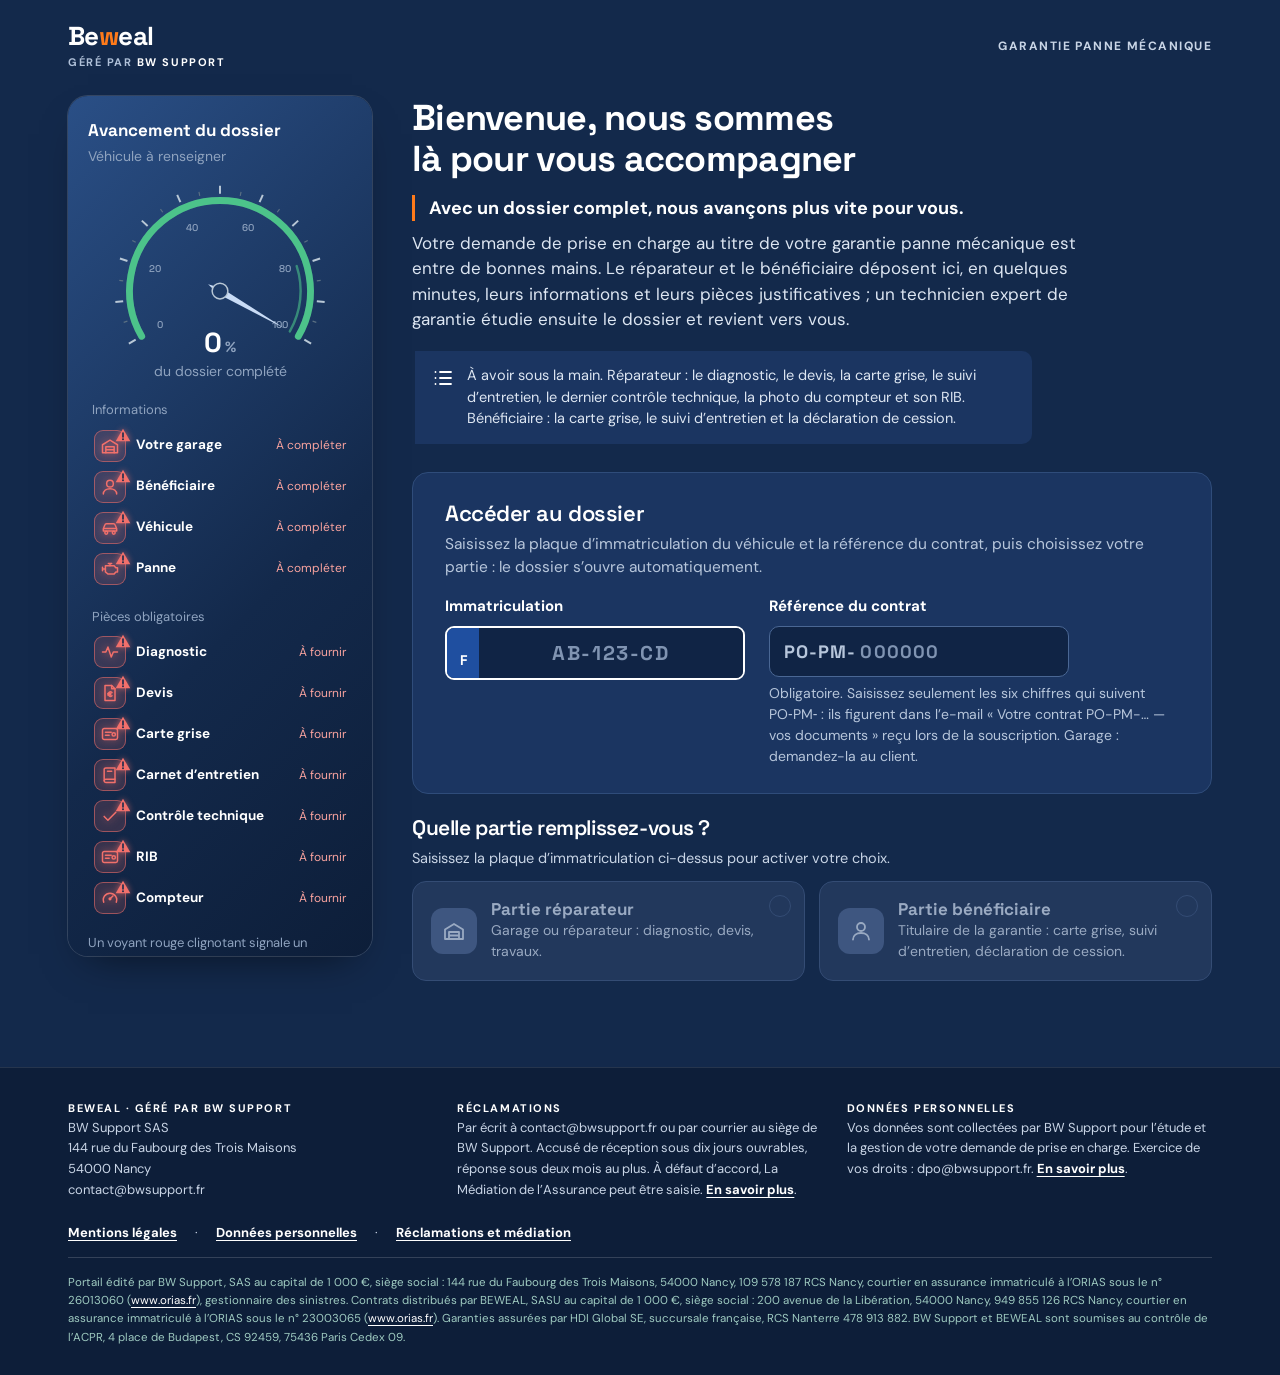
<file: index.html>
<!DOCTYPE html>
<html lang="fr">
<head>
<meta charset="utf-8">
<meta name="viewport" content="width=device-width, initial-scale=1">
<meta http-equiv="Content-Security-Policy" content="default-src 'none'; script-src 'self'; style-src 'self'; font-src 'self' data:; img-src 'self' data: blob:; connect-src https://script.google.com https://script.googleusercontent.com; base-uri 'none'; form-action 'none'">
<meta name="referrer" content="no-referrer">
<meta name="robots" content="noindex, nofollow">
<meta name="description" content="BeWeal, géré par BW Support : ouverture de prise en charge au titre d’une garantie panne mécanique.">
<title>BeWeal – Ouverture de prise en charge</title>
<link rel="icon" href="data:,">
<link rel="stylesheet" href="styles.css">
<script src="legal.js" defer></script>
<script src="app.js" defer></script>
</head>
<body>


<svg class="sprite" width="0" height="0" aria-hidden="true" focusable="false">
  <symbol id="i-user" viewBox="0 0 24 24"><circle cx="12" cy="8" r="4"/><path d="M4 20.5c0-4.1 3.6-6.5 8-6.5s8 2.4 8 6.5"/></symbol>
  <symbol id="i-garage" viewBox="0 0 24 24"><path d="M3 10.5 12 5l9 5.5V20H3z"/><path d="M7 20v-7h10v7M7 16.5h10"/></symbol>
  <symbol id="i-car" viewBox="0 0 24 24"><path d="M4 15.5V13l1.8-4.6A2 2 0 0 1 7.7 7h8.6a2 2 0 0 1 1.9 1.4L20 13v2.5z"/><path d="M4.5 12.5h15"/><circle cx="7.5" cy="17.7" r="1.7"/><circle cx="16.5" cy="17.7" r="1.7"/></symbol>
  <symbol id="i-engine" viewBox="0 0 24 24"><path d="M10 5.5h4M12 5.5V8"/><path d="M6.5 8H17l2 2.5h2v5h-2L17 18H9.5l-3-2.5z"/><path d="M6.5 12H3M3 10v4"/></symbol>
  <symbol id="i-pulse" viewBox="0 0 24 24"><path d="M3 12h4l2.5-6 4 12 2.5-6H21"/></symbol>
  <symbol id="i-quote" viewBox="0 0 24 24"><path d="M6 3h8l4 4v14H6z"/><path d="M14 3v4h4"/><path d="M14.4 11.4a2.6 2.6 0 1 0 0 3.9"/><path d="M9.4 12.7h3.7M9.4 14.3h3.7"/></symbol>
  <symbol id="i-card" viewBox="0 0 24 24"><rect x="3" y="5.5" width="18" height="13" rx="2"/><path d="M6.5 10h7M6.5 13.5h4.5"/><circle cx="16.5" cy="12.5" r="2"/></symbol>
  <symbol id="i-book" viewBox="0 0 24 24"><path d="M5 5.5a2 2 0 0 1 2-2h11V17H7a2 2 0 0 0-2 2z"/><path d="M5 19a2 2 0 0 0 2 2h11v-4"/><path d="M9 7.5h5"/></symbol>
  <symbol id="i-file" viewBox="0 0 24 24"><path d="M6 3h8l4 4v14H6z"/><path d="M14 3v4h4M9 12h6M9 15.5h6"/></symbol>
  <symbol id="i-camera" viewBox="0 0 24 24"><path d="M4 8h3l1.5-2h7L17 8h3v11H4z"/><circle cx="12" cy="13" r="3.5"/></symbol>
  <symbol id="i-gauge" viewBox="0 0 24 24"><path d="M4.5 17a8 8 0 1 1 15 0"/><path d="M12 13l3.5-3.5"/><circle cx="12" cy="13" r="1"/></symbol>
  <symbol id="i-upload" viewBox="0 0 24 24"><path d="M12 15V4M7.5 8.5 12 4l4.5 4.5"/><path d="M4 15v4.5h16V15"/></symbol>
  <symbol id="i-alerte" viewBox="0 0 24 24"><path d="M12 2.5 23 21.5H1z" fill="currentColor" stroke="none"/><path d="M12 9v6" stroke="#13294B" stroke-width="2.4" stroke-linecap="round" fill="none"/><circle cx="12" cy="18.3" r="1.4" fill="#13294B" stroke="none"/></symbol>
  <symbol id="i-check" viewBox="0 0 24 24"><path d="M5 12.5l4.5 4.5L19 7.5"/></symbol>
  <symbol id="i-x" viewBox="0 0 24 24"><path d="M6.5 6.5l11 11M17.5 6.5l-11 11"/></symbol>
  <symbol id="i-list" viewBox="0 0 24 24"><path d="M9 6h11M9 12h11M9 18h11"/><path d="M4.5 6h.01M4.5 12h.01M4.5 18h.01"/></symbol>
  <symbol id="i-copy" viewBox="0 0 24 24"><rect x="8" y="8" width="12" height="12" rx="2"/><path d="M16 8V5a1 1 0 0 0-1-1H5a1 1 0 0 0-1 1v10a1 1 0 0 0 1 1h3"/></symbol>
  <symbol id="i-download" viewBox="0 0 24 24"><path d="M12 4v11M7.5 10.5 12 15l4.5-4.5"/><path d="M4 15v4.5h16V15"/></symbol>
</svg>


<header class="topbar">
  <div class="brand-bloc"><span class="brand">Be<span class="brand-w">w</span>eal</span><span class="brand-gere">Géré par <b>BW Support</b></span></div>
  <span class="topbar-note">Garantie panne mécanique</span>
</header>

<div class="layout">

  <aside class="cluster" id="cluster" aria-label="Avancement du dossier">
    <div class="cluster-head">
      <p class="cluster-title">Avancement du dossier</p>
      <p class="cluster-ref" id="refDisplay">Véhicule à renseigner</p>
    </div>
    <div class="gauge-block">
      <svg class="gauge" viewBox="0 0 240 192" aria-hidden="true">
        <defs><linearGradient id="gGrad" gradientUnits="userSpaceOnUse" x1="28" y1="0" x2="212" y2="0"><stop offset="0" stop-color="#3F6DAE"/><stop offset="1" stop-color="#B9D3F4"/></linearGradient></defs>
        <g id="gTicks"></g>
        <path class="g-track" id="gTrack"/>
        <path class="g-zone" id="gZone"/>
        <path class="g-value" id="gValue"/>
        <g class="g-needle" id="gNeedle">
          <polygon points="106,118 120,114.6 196,118 120,121.4"/>
        </g>
        <circle class="g-pivot" cx="120" cy="118" r="8"/>
        <text class="g-readout" x="120" y="180"><tspan id="gNum">0</tspan><tspan class="g-unit" dx="4">%</tspan></text>
      </svg>
      <p class="gauge-caption">du dossier complété</p>
    </div>
    <div class="mini-row">
      <div class="light-groups">
        <div class="light-group">
          <p class="light-group-title">Informations</p>
          <ul class="lights" id="lightsInfo"></ul>
        </div>
        <div class="light-group">
          <p class="light-group-title">Pièces obligatoires</p>
          <ul class="lights" id="lightsDocs"></ul>
        </div>
      </div>
    </div>
    <div class="mini-foot" aria-hidden="true">
      <div class="mini-bar"><i id="miniBar"></i></div>
      <span class="mini-pct" id="miniPct">0 %</span>
    </div>
    <p class="cluster-hint">Un voyant rouge clignotant signale un élément manquant ; il passe au vert Beweal une fois rempli. Il s’éteint dès que l’élément est fourni. Cliquez sur un voyant pour y accéder.</p>
  </aside>

  <main id="main">
    <section class="intro" id="intro">
      <h1>Bienvenue, nous sommes là pour vous accompagner</h1>
      <p class="accroche">Avec un dossier complet, nous avançons plus vite pour vous.</p>
      <p>Votre demande de prise en charge au titre de votre garantie panne mécanique est entre de bonnes mains. Le réparateur et le bénéficiaire déposent ici, en quelques minutes, leurs informations et leurs pièces justificatives ; un technicien expert de garantie étudie ensuite le dossier et revient vers vous.</p>
      <div class="keep">
        <svg class="ic"><use href="#i-list"/></svg>
        <span>À avoir sous la main. Réparateur : le diagnostic, le devis, la carte grise, le suivi d’entretien, le dernier contrôle technique, la photo du compteur et son RIB. Bénéficiaire : la carte grise, le suivi d’entretien et la déclaration de cession.</span>
      </div>
    </section>

    <section class="acces" id="acces" aria-labelledby="accesTitre">
      <h2 id="accesTitre">Accéder au dossier</h2>
      <p class="acces-intro">Saisissez la plaque d’immatriculation du véhicule et la référence du contrat, puis choisissez votre partie : le dossier s’ouvre automatiquement.</p>
      <form id="accesForm" class="acces-form" novalidate>
        <div class="acces-champ">
          <label class="acces-label" for="accesImmat">Immatriculation</label>
          <div class="plate"><span class="plate-band" aria-hidden="true">F</span><input type="text" id="accesImmat" placeholder="AB-123-CD" maxlength="12" autocomplete="off" autocapitalize="characters" spellcheck="false" aria-describedby="err-acces"></div>
          <p class="error" id="err-acces" aria-live="polite"></p>
        </div>
        <div class="acces-champ">
          <label class="acces-label" for="accesRef">Référence du contrat <span class="sr-only">(les six chiffres après PO-PM-)</span></label>
          <div class="ref-champ"><span class="ref-prefixe" id="refPrefixe" aria-hidden="true">PO-PM-</span><input type="text" id="accesRef" class="ref-input" placeholder="000000" inputmode="numeric" maxlength="20" autocomplete="off" spellcheck="false" required aria-required="true" aria-describedby="aide-ref err-ref"></div>
          <p class="hint" id="aide-ref">Obligatoire. Saisissez seulement les six chiffres qui suivent PO‑PM‑ : ils figurent dans l’e-mail « Votre contrat PO-PM-… — vos documents » reçu lors de la souscription. Garage : demandez-la au client.</p>
          <p class="error" id="err-ref" aria-live="polite"></p>
        </div>
      </form>
      <div class="reprise" id="reprise" hidden>
        <span id="repriseTexte"></span>
        <button type="button" class="btn-ghost" id="repriseBtn">Reprendre ma saisie</button>
      </div>
    </section>

    <section class="dossier" id="dossier" hidden aria-labelledby="dossierTitre">
      <div class="dossier-tete">
        <div>
          <h2 class="dossier-titre" id="dossierTitre">Dossier</h2>
          <p class="dossier-sous" id="dossierSous"></p>
        </div>
        <button type="button" class="lien-bouton" id="changerVehicule">Changer de véhicule</button>
      </div>
      <p class="dossier-protege" id="dossierProtege" role="status" hidden></p>
      <div class="dossier-statut" id="dossierStatut" hidden>
        <span class="lbl">Statut du dossier</span><span class="statut" id="statutBadge"></span>
        <span class="statut-msg" id="statutMsg" hidden></span>
      </div>
      <table class="etat" id="etatPieces">
        <thead><tr><th scope="col">Pièce</th><th scope="col">État</th><th scope="col">Déposée par</th></tr></thead>
        <tbody></tbody>
      </table>
    </section>

    <form id="claimForm" novalidate>

      <section class="who verrou" id="who" aria-labelledby="whoTitle">
        <h2 id="whoTitle">Quelle partie remplissez-vous ?</h2>
        <p class="who-note" id="whoVerrou" aria-live="polite">Saisissez la plaque d’immatriculation ci-dessus pour activer votre choix.</p>
        <p class="msg-partie" id="msgPartie" aria-live="polite" hidden></p>
        <div class="who-cards" role="radiogroup" aria-labelledby="whoTitle" aria-describedby="err-qui">
          <label class="who-card">
            <input type="radio" name="qui" value="garage" disabled>
            <span class="who-body">
              <span class="who-icon"><svg class="ic"><use href="#i-garage"/></svg></span>
              <span class="who-name">Partie réparateur</span>
              <span class="who-desc">Garage ou réparateur : diagnostic, devis, travaux.</span>
              <span class="who-check"><svg class="ic"><use href="#i-check"/></svg></span>
            </span>
          </label>
          <label class="who-card">
            <input type="radio" name="qui" value="client" disabled>
            <span class="who-body">
              <span class="who-icon"><svg class="ic"><use href="#i-user"/></svg></span>
              <span class="who-name">Partie bénéficiaire</span>
              <span class="who-desc">Titulaire de la garantie : carte grise, suivi d’entretien, déclaration de cession.</span>
              <span class="who-check"><svg class="ic"><use href="#i-check"/></svg></span>
            </span>
          </label>
        </div>
        <p class="error" id="err-qui" aria-live="polite"></p>
      </section>

      <div id="formBody" hidden>
      <div class="brouillon-opt" id="brouillonOpt">
        <button type="button" class="btn-ghost" id="brouillonActiver" aria-describedby="aide-brouillon">Enregistrer mon brouillon sur cet appareil</button>
        <p class="hint" id="aide-brouillon">Facultatif : vos réponses, sans les fichiers ni la référence du contrat, restent 7 jours dans ce navigateur pour reprendre plus tard. À éviter sur un ordinateur partagé ou public.</p>
      </div>
      <div class="brouillon" id="brouillon" hidden role="status">
        <svg class="ic"><use href="#i-check"/></svg>
        <span id="brouillonTexte"></span>
        <button type="button" class="btn-ghost" id="brouillonEffacer">Effacer et recommencer</button>
      </div>

        <!-- Garage -->
        <fieldset class="step" id="step-garage" data-seulement="garage">
          <legend class="step-legend"><span class="step-num">1</span><span data-garage="Votre garage" data-client="Le garage">Votre garage</span></legend>
          <p class="step-intro" data-garage="Pour vous joindre au sujet de ce dossier." data-client="Le garage où se trouve actuellement le véhicule.">Pour vous joindre au sujet de ce dossier.</p>
          <div class="grid">
            <div class="field" data-field="garage_nom">
              <label for="garage_nom">Nom du garage<span class="opt">facultatif</span></label>
              <input type="text" id="garage_nom" name="garage_nom" autocomplete="organization" aria-describedby="err-garage_nom">
              <p class="error" id="err-garage_nom"></p>
            </div>
            <div class="field" data-field="garage_ville">
              <label for="garage_ville">Ville ou code postal<span class="opt">facultatif</span></label>
              <input type="text" id="garage_ville" name="garage_ville" aria-describedby="err-garage_ville">
              <p class="error" id="err-garage_ville"></p>
            </div>
            <div class="field" data-seulement="garage" data-field="siret">
              <label for="siret">SIRET du garage<span class="opt">facultatif</span></label>
              <input type="text" id="siret" name="siret" inputmode="numeric" maxlength="17" placeholder="123 456 789 00012" autocomplete="off" aria-describedby="hint-siret err-siret">
              <p class="hint" id="hint-siret">14 chiffres, sur l’extrait Kbis ou les factures du garage.</p>
              <p class="error" id="err-siret"></p>
            </div>
            <div class="field" data-seulement="garage" data-field="naf">
              <label for="naf">Code NAF (APE)<span class="opt">facultatif</span></label>
              <input type="text" id="naf" name="naf" maxlength="6" placeholder="45.20A" autocomplete="off" autocapitalize="characters" spellcheck="false" aria-describedby="hint-naf err-naf">
              <p class="hint" id="hint-naf">Par exemple 45.20A pour l’entretien et la réparation automobile.</p>
              <p class="error" id="err-naf"></p>
            </div>
            <div class="field" data-field="garage_contact">
              <label for="garage_contact"><span data-garage="Nom du conseiller" data-client="Nom du conseiller">Nom du conseiller</span><span class="opt">facultatif</span></label>
              <input type="text" id="garage_contact" name="garage_contact" aria-describedby="err-garage_contact">
              <p class="error" id="err-garage_contact"></p>
            </div>
            <div class="field" data-field="garage_tel">
              <label for="garage_tel"><span data-garage="Téléphone du garage" data-client="Téléphone (garage ou conseiller)">Téléphone du garage</span><span class="opt">facultatif</span></label>
              <input type="tel" id="garage_tel" name="garage_tel" inputmode="tel" placeholder="03 00 00 00 00" aria-describedby="err-garage_tel">
              <p class="error" id="err-garage_tel"></p>
            </div>
            <div class="field" data-field="garage_email">
              <label for="garage_email"><span data-garage="Email du garage" data-client="Email (garage ou conseiller)">Email du garage</span><span class="opt">facultatif</span></label>
              <input type="email" id="garage_email" name="garage_email" inputmode="email" placeholder="atelier@garage.fr" aria-describedby="err-garage_email">
              <p class="error" id="err-garage_email"></p>
            </div>
            <div class="field" data-field="date_depot">
              <label for="date_depot"><span data-garage="Entrée du véhicule à l’atelier" data-client="Date d’entrée au garage">Entrée du véhicule à l’atelier</span><span class="opt">facultatif</span></label>
              <input type="date" id="date_depot" name="date_depot" aria-describedby="err-date_depot">
              <p class="error" id="err-date_depot"></p>
            </div>
            <div class="span-2 note-devis" id="noteDevis" role="note" aria-labelledby="titreNoteDevis" hidden>
              <h3 id="titreNoteDevis">Comment votre devis est analysé</h3>
              <p>Votre devis est contrôlé par le plateau technique de BW Support à partir des données constructeur : références et prix des pièces, temps de main-d’œuvre. La main-d’œuvre est retenue selon le barème du constructeur, pour le remplacement des seules pièces garanties ; la recherche de panne l’est dans la limite prévue au contrat. Une expertise peut être demandée. Le montant de la prise en charge est fixé par BW Support au vu de votre devis et, le cas échéant, du rapport de l’expert : il peut donc différer du montant du devis. La décision est transmise par écrit, au garage comme au client.</p>
              <h4>Trois règles à respecter</h4>
              <ol>
                <li>Aucune réparation avant notre accord écrit : une intervention non acceptée au préalable ne peut pas être prise en charge. En cas d’expertise, attendez le passage de l’expert.</li>
                <li>Reportez le numéro d’accord et le montant de la prise en charge sur votre facture.</li>
                <li>Conservez les pièces remplacées et leurs justificatifs d’achat : ils peuvent vous être demandés.</li>
              </ol>
            </div>
            <div class="field" data-seulement="garage" data-field="montant_devis">
              <label for="montant_devis">Montant du devis TTC<span class="opt">facultatif</span></label>
              <div class="suffix"><input type="text" id="montant_devis" name="montant_devis" inputmode="decimal" class="js-eur" aria-describedby="err-montant_devis"><span>€</span></div>
              <p class="error" id="err-montant_devis"></p>
            </div>
            <fieldset class="field group span-2" data-seulement="garage" data-field="travaux" aria-describedby="err-travaux">
              <legend>Des travaux ont-ils déjà été réalisés sur la panne ?<span class="opt">facultatif</span></legend>
              <div class="chips">
                <label class="chip"><input type="radio" name="travaux" value="Non, rien n’a été démonté"><span>Non, rien n’a été démonté</span></label>
                <label class="chip"><input type="radio" name="travaux" value="Démontage pour diagnostic uniquement"><span>Démontage pour diagnostic uniquement</span></label>
                <label class="chip"><input type="radio" name="travaux" value="Oui, la réparation a commencé"><span>Oui, la réparation a commencé</span></label>
                <label class="chip"><input type="radio" name="travaux" value="Je ne sais pas"><span>Je ne sais pas</span></label>
              </div>
              <p class="error" id="err-travaux"></p>
            </fieldset>
            <div class="span-2 rib-bloc" id="ribBloc" hidden><div id="docsGarage"></div></div>
          </div>
        </fieldset>

        <!-- Client -->
        <fieldset class="step" id="step-client" data-seulement="garage">
          <legend class="step-legend"><span class="step-num">2</span><span data-garage="Le bénéficiaire" data-client="Vos coordonnées">Le bénéficiaire</span></legend>
          <p class="step-intro" data-garage="Le titulaire de la garantie, propriétaire du véhicule." data-client="Pour vous joindre au sujet de votre dossier.">Le titulaire de la garantie, propriétaire du véhicule.</p>
          <div class="grid">
            <div class="field" data-field="nom">
              <label for="nom">Nom<span class="opt">facultatif</span></label>
              <input type="text" id="nom" name="nom" autocomplete="family-name" aria-describedby="err-nom">
              <p class="error" id="err-nom"></p>
            </div>
            <div class="field" data-field="prenom">
              <label for="prenom">Prénom<span class="opt">facultatif</span></label>
              <input type="text" id="prenom" name="prenom" autocomplete="given-name" aria-describedby="err-prenom">
              <p class="error" id="err-prenom"></p>
            </div>
            <div class="field" data-field="email">
              <label for="email">Email<span class="opt">facultatif</span></label>
              <input type="email" id="email" name="email" inputmode="email" autocomplete="email" placeholder="nom@exemple.fr" aria-describedby="err-email">
              <p class="error" id="err-email"></p>
            </div>
            <div class="field" data-field="telephone">
              <label for="telephone">Téléphone<span class="opt">facultatif</span></label>
              <input type="tel" id="telephone" name="telephone" inputmode="tel" autocomplete="tel" placeholder="06 00 00 00 00" aria-describedby="err-telephone">
              <p class="error" id="err-telephone"></p>
            </div>
          </div>
        </fieldset>

        <!-- Véhicule -->
        <fieldset class="step" id="step-vehicule">
          <legend class="step-legend"><span class="step-num">3</span>Le véhicule</legend>
          <p class="step-intro">La plaque est celle du dossier ouvert. Pour un autre véhicule, utilisez « Changer de véhicule » en haut de page.</p>
          <div class="grid">
            <div class="field span-2" data-field="immat">
              <label for="immat">Immatriculation<span class="opt">facultatif</span></label>
              <div class="plate"><span class="plate-band" aria-hidden="true">F</span><input type="text" id="immat" name="immat" placeholder="AB-123-CD" maxlength="12" autocomplete="off" autocapitalize="characters" spellcheck="false" aria-describedby="err-immat"></div>
              <p class="error" id="err-immat"></p>
            </div>
            <div class="field" data-field="marque">
              <label for="marque">Marque<span class="opt">facultatif</span></label>
              <input type="text" id="marque" name="marque" placeholder="Peugeot" aria-describedby="err-marque">
              <p class="error" id="err-marque"></p>
            </div>
            <div class="field" data-field="modele">
              <label for="modele">Modèle<span class="opt">facultatif</span></label>
              <input type="text" id="modele" name="modele" placeholder="308" aria-describedby="err-modele">
              <p class="error" id="err-modele"></p>
            </div>
          </div>
        </fieldset>

        <!-- Panne -->
        <fieldset class="step" id="step-panne" data-seulement="garage">
          <legend class="step-legend"><span class="step-num">4</span>La panne</legend>
          <p class="step-intro">Quand, comment et dans quelles conditions elle est apparue.</p>
          <div class="grid">
            <div class="field" data-field="date_panne">
              <label for="date_panne">Date de la panne<span class="opt">facultatif</span></label>
              <input type="date" id="date_panne" name="date_panne" aria-describedby="err-date_panne">
              <p class="error" id="err-date_panne"></p>
            </div>
            <div class="field" data-field="km">
              <label for="km">Kilométrage au moment de la panne<span class="opt">facultatif</span></label>
              <div class="suffix"><input type="text" id="km" name="km" inputmode="numeric" class="js-km" aria-describedby="err-km"><span>km</span></div>
              <p class="error" id="err-km"></p>
            </div>
            <fieldset class="field group span-2 is-opt" data-field="conditions" aria-describedby="err-conditions">
              <legend>Dans quelles conditions est-elle apparue ?<span class="opt">facultatif</span><span class="multi">plusieurs choix possibles</span></legend>
              <div class="chips">
                <label class="chip"><input type="checkbox" name="conditions" value="Au démarrage"><span>Au démarrage</span></label>
                <label class="chip"><input type="checkbox" name="conditions" value="Moteur froid"><span>Moteur froid</span></label>
                <label class="chip"><input type="checkbox" name="conditions" value="Moteur chaud"><span>Moteur chaud</span></label>
                <label class="chip"><input type="checkbox" name="conditions" value="En ville"><span>En ville</span></label>
                <label class="chip"><input type="checkbox" name="conditions" value="Sur route ou autoroute"><span>Sur route ou autoroute</span></label>
                <label class="chip"><input type="checkbox" name="conditions" value="En accélérant"><span>En accélérant</span></label>
                <label class="chip"><input type="checkbox" name="conditions" value="En freinant"><span>En freinant</span></label>
                <label class="chip"><input type="checkbox" name="conditions" value="À l’arrêt"><span>À l’arrêt</span></label>
                <label class="chip"><input type="checkbox" name="conditions" value="Je ne sais pas"><span>Je ne sais pas</span></label>
              </div>
              <p class="error" id="err-conditions"></p>
            </fieldset>
            <fieldset class="field group span-2 is-opt" data-field="symptomes" aria-describedby="err-symptomes">
              <legend>Qu’a-t-on constaté ?<span class="opt">facultatif</span><span class="multi">plusieurs choix possibles</span></legend>
              <div class="chips">
                <label class="chip"><input type="checkbox" name="symptomes" value="Bruit anormal"><span>Bruit anormal</span></label>
                <label class="chip"><input type="checkbox" name="symptomes" value="Fumée"><span>Fumée</span></label>
                <label class="chip"><input type="checkbox" name="symptomes" value="Fuite"><span>Fuite</span></label>
                <label class="chip"><input type="checkbox" name="symptomes" value="Perte de puissance"><span>Perte de puissance</span></label>
                <label class="chip"><input type="checkbox" name="symptomes" value="À-coups ou vibrations"><span>À-coups ou vibrations</span></label>
                <label class="chip"><input type="checkbox" name="symptomes" value="Calage du moteur"><span>Calage du moteur</span></label>
                <label class="chip"><input type="checkbox" name="symptomes" value="Surchauffe"><span>Surchauffe</span></label>
                <label class="chip"><input type="checkbox" name="symptomes" value="Aucun de ces signes"><span>Aucun de ces signes</span></label>
              </div>
              <p class="error" id="err-symptomes"></p>
            </fieldset>
            <fieldset class="field group span-2 is-opt" data-field="voyants" aria-describedby="err-voyants">
              <legend>Voyants allumés au tableau de bord<span class="opt">facultatif</span><span class="multi">plusieurs choix possibles</span></legend>
              <div class="chips">
                <label class="chip"><input type="checkbox" name="voyants" value="Moteur"><span>Moteur</span></label>
                <label class="chip"><input type="checkbox" name="voyants" value="Huile"><span>Huile</span></label>
                <label class="chip"><input type="checkbox" name="voyants" value="Température"><span>Température</span></label>
                <label class="chip"><input type="checkbox" name="voyants" value="Batterie"><span>Batterie</span></label>
                <label class="chip"><input type="checkbox" name="voyants" value="Freins"><span>Freins</span></label>
                <label class="chip"><input type="checkbox" name="voyants" value="Boîte de vitesses"><span>Boîte de vitesses</span></label>
                <label class="chip"><input type="checkbox" name="voyants" value="Autre voyant"><span>Autre</span></label>
                <label class="chip"><input type="checkbox" name="voyants" value="Aucun voyant"><span>Aucun</span></label>
              </div>
              <p class="error" id="err-voyants"></p>
            </fieldset>
            <fieldset class="field group span-2" data-field="roulage_apres" aria-describedby="err-roulage_apres">
              <legend>Le véhicule a-t-il roulé après les premiers symptômes ?<span class="opt">facultatif</span></legend>
              <div class="chips">
                <label class="chip"><input type="radio" name="roulage_apres" value="Non, arrêt immédiat"><span>Non, arrêt immédiat</span></label>
                <label class="chip"><input type="radio" name="roulage_apres" value="Oui, quelques kilomètres"><span>Oui, quelques kilomètres</span></label>
                <label class="chip"><input type="radio" name="roulage_apres" value="Oui, plusieurs jours ou plus"><span>Oui, plusieurs jours ou plus</span></label>
                <label class="chip"><input type="radio" name="roulage_apres" value="Je ne sais pas"><span>Je ne sais pas</span></label>
              </div>
              <p class="error" id="err-roulage_apres"></p>
            </fieldset>
            <fieldset class="field group" data-field="vehicule_roulant" aria-describedby="err-vehicule_roulant">
              <legend>Le véhicule roule-t-il encore ?<span class="opt">facultatif</span></legend>
              <div class="chips">
                <label class="chip"><input type="radio" name="vehicule_roulant" value="Oui"><span>Oui</span></label>
                <label class="chip"><input type="radio" name="vehicule_roulant" value="Non, il est immobilisé"><span>Non, il est immobilisé</span></label>
              </div>
              <p class="error" id="err-vehicule_roulant"></p>
            </fieldset>
            <fieldset class="field group" data-field="remorque" aria-describedby="err-remorque">
              <legend>A-t-il été remorqué jusqu’au garage ?<span class="opt">facultatif</span></legend>
              <div class="chips">
                <label class="chip"><input type="radio" name="remorque" value="Oui"><span>Oui</span></label>
                <label class="chip"><input type="radio" name="remorque" value="Non"><span>Non</span></label>
              </div>
              <p class="error" id="err-remorque"></p>
            </fieldset>
            <div class="field span-2" data-field="description">
              <label for="description">Décrivez la panne en quelques lignes<span class="opt">facultatif</span></label>
              <textarea id="description" name="description" maxlength="1500" aria-describedby="hint-description err-description counter-description" placeholder="Exemple : le 3 novembre, en roulant sur autoroute à 110 km/h, le voyant moteur s’est allumé et la voiture a perdu de la puissance. Arrêt sur une aire, puis remorquage jusqu’au garage."></textarea>
              <p class="hint" id="hint-description">Quand et comment elle est survenue, ce qui a été constaté, ce qui a été fait ensuite.</p>
              <ul class="aide-panne" id="aidePanne" aria-label="Points à décrire">
                <li data-aide="quand"><span><b>Quand</b> : date, au démarrage, moteur froid ou chaud</span></li>
                <li data-aide="ou"><span><b>Circonstances</b> : en ville, sur autoroute, vitesse</span></li>
                <li data-aide="quoi"><span><b>Symptômes</b> : voyant, bruit, fumée, perte de puissance</span></li>
                <li data-aide="ensuite"><span><b>Ensuite</b> : arrêt, remorquage, a continué à rouler</span></li>
              </ul>
              <p class="error" id="err-description"></p>
              <p class="counter" id="counter-description">0 caractère, 20 minimum</p>
            </div>
          </div>
        </fieldset>

        <!-- Pièces -->
        <fieldset class="step" id="step-pieces">
          <legend class="step-legend"><span class="step-num">5</span>Les pièces justificatives</legend>
          <p class="step-intro">Une photo nette et lisible prise au téléphone suffit. Formats acceptés : PDF, JPG, PNG ou HEIC. Les photos sont allégées automatiquement ; un PDF ne doit pas dépasser 10 Mo.</p>
          <div class="docs-block">
            <h3 class="docs-title">Documents obligatoires</h3>
            <p class="docs-sub"><span data-garage="Toutes ces pièces sont nécessaires pour envoyer : celles déjà reçues au dossier comptent." data-client="Toutes ces pièces sont nécessaires pour envoyer : celles déjà reçues au dossier comptent.">Toutes ces pièces sont nécessaires pour envoyer : celles déjà reçues au dossier comptent.</span></p>
            <div id="docsRequired"></div>
          </div>
          <div class="docs-block">
            <h3 class="docs-title">Documents complémentaires</h3>
            <p class="docs-sub">Facultatifs. Chacun complète l’étude du dossier.</p>
            <div id="docsOptional"></div>
          </div>
        </fieldset>

        <!-- Envoi -->
        <div class="send" id="send">
          <div class="field" data-field="certification">
            <label class="cert"><input type="checkbox" id="certification" name="certification" value="oui" aria-describedby="err-certification"><span id="texteCertification">Je certifie que les informations fournies sont exactes et que les documents joints sont authentiques.</span></label>
            <p class="error" id="err-certification"></p>
          </div>
          <div class="send-row">
            <button type="submit" class="btn" id="submitBtn">Envoyer le dossier</button>
            <p class="send-status" id="sendStatus" aria-live="polite"></p>
          </div>
          <p class="error send-error" id="sendError" role="alert"></p>
          <!-- D5 – texte en attente de validation (avocat, assureur) : à modifier uniquement ici, sans toucher au reste. -->
          <p class="send-note" data-d5="role-bw-support contact-protection-donnees">Les informations et pièces transmises sont collectées par BW Support, gestionnaire des sinistres, pour l’étude et la gestion de votre demande de prise en charge et la lutte contre la fraude. Elles sont traitées par HDI Global SE et BEWEAL, responsables de traitement. Vous disposez notamment de droits d’accès, de rectification, d’opposition et d’effacement : dpo@bwsupport.fr. En savoir plus : <a href="#donnees-personnelles" data-legal="donnees-personnelles">Données personnelles</a>.</p>
        </div>

      </div>
    </form>

    <section class="success" id="success" hidden tabindex="-1" aria-labelledby="successTitle">
      <div class="success-mark"><svg class="ic"><use href="#i-check"/></svg></div>
      <h2 id="successTitle">Dossier envoyé</h2>
      <p id="successText">Merci. Le dossier a bien été transmis à BW Support.</p>
      <dl class="recap" id="recap"></dl>
      <div class="success-actions"><button type="button" class="btn" id="retourDossier">Revenir au dossier</button></div>
      <div class="synth" id="synthBlock" hidden>
        <div class="synth-actions">
          <button type="button" class="btn-ghost" id="synthToggle" aria-expanded="false"><svg class="ic"><use href="#i-file"/></svg>Voir la fiche reçue par le gestionnaire</button>
          <button type="button" class="btn-ghost" id="synthCopy" hidden><svg class="ic"><use href="#i-copy"/></svg>Copier la fiche</button>
        </div>
        <pre id="synthText" hidden></pre>
      </div>
    </section>
  </main>
</div>

<footer class="foot">
  <div class="foot-in">
    <div class="foot-cols">
      <div>
        <p class="foot-t">BeWeal · géré par BW Support</p>
        <p>BW Support SAS<br>144 rue du Faubourg des Trois Maisons<br>54000 Nancy<br>contact@bwsupport.fr</p>
      </div>
      <div>
        <p class="foot-t">Réclamations</p>
        <p>Par écrit à contact@bwsupport.fr ou par courrier au siège de BW Support. Accusé de réception sous dix jours ouvrables, réponse sous deux mois au plus. À défaut d’accord, La Médiation de l’Assurance peut être saisie. <a class="lien-legal" href="#reclamations-mediation" data-legal="reclamations-mediation">En savoir plus</a>.</p>
      </div>
      <div>
        <p class="foot-t">Données personnelles</p>
        <!-- D5 – texte en attente de validation (avocat, assureur) : à modifier uniquement ici, sans toucher au reste. -->
        <p data-d5="role-bw-support contact-protection-donnees">Vos données sont collectées par BW Support pour l’étude et la gestion de votre demande de prise en charge. Exercice de vos droits : dpo@bwsupport.fr. <a class="lien-legal" href="#donnees-personnelles" data-legal="donnees-personnelles">En savoir plus</a>.</p>
      </div>
    </div>
    <ul class="foot-links" aria-label="Informations légales">
      <li><a href="#mentions-legales" data-legal="mentions-legales">Mentions légales</a></li>
      <li aria-hidden="true">·</li>
      <li><a href="#donnees-personnelles" data-legal="donnees-personnelles">Données personnelles</a></li>
      <li aria-hidden="true">·</li>
      <li><a href="#reclamations-mediation" data-legal="reclamations-mediation">Réclamations et médiation</a></li>
    </ul>
    <!-- D5 – texte en attente de validation (avocat, assureur) : à modifier uniquement ici, sans toucher au reste. -->
    <p class="foot-legal" data-d5="role-bw-support">Portail édité par BW Support, SAS au capital de 1 000 €, siège social : 144 rue du Faubourg des Trois Maisons, 54000 Nancy, 109 578 187 RCS Nancy, courtier en assurance immatriculé à l’ORIAS sous le n° 26013060 (<a href="https://www.orias.fr" target="_blank" rel="noopener">www.orias.fr</a>), gestionnaire des sinistres. Contrats distribués par BEWEAL, SASU au capital de 1 000 €, siège social : 200 avenue de la Libération, 54000 Nancy, 949 855 126 RCS Nancy, courtier en assurance immatriculé à l’ORIAS sous le n° 23003065 (<a href="https://www.orias.fr" target="_blank" rel="noopener">www.orias.fr</a>). Garanties assurées par HDI Global SE, succursale française, RCS Nanterre 478 913 882. BW Support et BEWEAL sont soumises au contrôle de l’ACPR, 4 place de Budapest, CS 92459, 75436 Paris Cedex 09.</p>
  </div>
</footer>

<!-- A2 : Mentions légales -->
<dialog class="legal" id="mentions-legales" aria-labelledby="titre-mentions">
  <div class="legal-head"><h2 id="titre-mentions">Mentions légales</h2><button type="button" class="legal-close" data-fermer>Fermer</button></div>
  <div class="legal-body">
    <h3>1. Éditeur du portail</h3>
    <p>BW Support — société par actions simplifiée (SAS) au capital de 1 000 € — Siège social : 144 rue du Faubourg des Trois Maisons, 54000 Nancy — 109 578 187 RCS Nancy — SIRET 109 578 187 00014 — TVA FR21 109 578 187 — Tél. 01 89 71 39 36 — contact@bwsupport.fr — Courtier en assurance, ORIAS n° 26013060.</p>
    <p>Directeur de la publication : Valentin MULLER, Directeur Général de BW Support.</p>
    <h3>2. Hébergement</h3>
    <p>Page du portail : GitHub, Inc. (service GitHub Pages), 88 Colin P. Kelly Jr. Street, San Francisco, CA 94107, États-Unis — <a href="https://support.github.com" target="_blank" rel="noopener">support.github.com</a>.</p>
    <p>Réception et stockage des informations et des pièces déposées : services Google Workspace de BW Support, fournis par Google Cloud France, 8 rue de Londres, 75009 Paris — <a href="https://support.google.com" target="_blank" rel="noopener">support.google.com</a>.</p>
    <h3>3. Intervenants</h3>
    <p><strong>BEWEAL</strong> — société par actions simplifiée à associé unique (SASU) au capital de 1 000 € — Siège social : 200 avenue de la Libération, 54000 Nancy — 949 855 126 RCS Nancy — Courtier en assurance, ORIAS n° 23003065. Rôle : courtier en assurance, distributeur des contrats (marque « BeWeal »).</p>
    <!-- D5 – texte en attente de validation (avocat, assureur) : à modifier uniquement ici, sans toucher au reste. -->
    <p data-d5="role-bw-support"><strong>BW Support</strong> — société par actions simplifiée (SAS) au capital de 1 000 € — Siège social : 144 rue du Faubourg des Trois Maisons, 54000 Nancy — 109 578 187 RCS Nancy — SIRET 109 578 187 00014 — TVA FR21 109 578 187 — Courtier en assurance, ORIAS n° 26013060. Rôle : courtier en assurance, gestionnaire des sinistres ; son plateau technique instruit les demandes ; éditeur du portail. Aucune entreprise d’assurance ne détient de participation, directe ou indirecte, dans le capital de BW Support, et BW Support n’en détient aucune dans une entreprise d’assurance.</p>
    <p><strong>HDI Global SE</strong> — capital : 125 000 000 € — siège social : HDI-Platz, 30659 Hanovre (Allemagne) — succursale française : Tour Trinity, 1 bis place de la Défense, CS 20298, 92035 Paris La Défense Cedex — RCS Nanterre 478 913 882 — données personnelles : Donnees-Personnelles-FR@hdi.global. Rôle : assureur.</p>
    <h3>4. Autorité de contrôle et registre</h3>
    <p>BW Support et BEWEAL sont soumises au contrôle de l’Autorité de contrôle prudentiel et de résolution (ACPR), 4 place de Budapest, CS 92459, 75436 Paris Cedex 09. Leurs immatriculations sont vérifiables sur le registre de l’ORIAS : <a href="https://www.orias.fr" target="_blank" rel="noopener">www.orias.fr</a>.</p>
    <h3>5. Pour en savoir plus</h3>
    <p>Voir aussi <a href="#donnees-personnelles" data-legal="donnees-personnelles">Données personnelles</a> et <a href="#reclamations-mediation" data-legal="reclamations-mediation">Réclamations et médiation</a>.</p>
    <p class="legal-maj">Dernière mise à jour : 17 novembre 2026</p>
  </div>
</dialog>

<!-- A3 : Données personnelles. Emplacements D5 repérés par l’attribut data-d5 (rôle de BW Support, contact « protection des données », durées de conservation). -->
<dialog class="legal" id="donnees-personnelles" aria-labelledby="titre-donnees">
  <div class="legal-head"><h2 id="titre-donnees">Données personnelles</h2><button type="button" class="legal-close" data-fermer>Fermer</button></div>
  <div class="legal-body">
    <h3>a) Qui traite vos données</h3>
    <!-- D5 – texte en attente de validation (avocat, assureur) : à modifier uniquement ici, sans toucher au reste. -->
    <p data-d5="role-bw-support">Les données déposées sur ce portail sont collectées par BW Support, gestionnaire des sinistres. Conformément aux conditions générales du contrat, elles sont traitées par HDI Global SE, assureur, et par BEWEAL, responsables de traitement distincts.</p>
    <ul data-d5="contact-protection-donnees">
      <li>BEWEAL et BW Support : dpo@bwsupport.fr ou 200 avenue de la Libération, 54000 Nancy ;</li>
      <li>HDI : Donnees-Personnelles-FR@hdi.global ou HDI Global, Protection des données personnelles, succursale française, Tour Trinity, 1 bis place de la Défense, CS 20298, 92035 Paris La Défense Cedex.</li>
    </ul>
    <h3>b) Données traitées</h3>
    <p>Identité et coordonnées du titulaire, du garage et de son interlocuteur ; véhicule ; circonstances de la panne ; pièces déposées (diagnostic, devis, certificat d’immatriculation, suivi d’entretien, contrôle technique, photo du compteur, certificat de cession, RIB du garage, photos).</p>
    <h3>c) Finalités et bases juridiques</h3>
    <p>Finalités : gestion et exécution des garanties du contrat ; instruction du dossier et règlement du réparateur ; exercice des recours et gestion des réclamations ; lutte contre la fraude à l’assurance ; lutte contre le blanchiment et le financement du terrorisme ; respect des obligations légales et réglementaires.</p>
    <p>Bases juridiques : le contrat d’assurance ; l’intérêt légitime des responsables de traitement pour la lutte contre la fraude et pour les données du réparateur ; les obligations légales.</p>
    <h3>d) Caractère obligatoire</h3>
    <p>Les éléments marqués « Obligatoire » conditionnent l’étude du dossier.</p>
    <h3>e) Destinataires</h3>
    <p>Personnels habilités des responsables de traitement et de BW Support, partenaires et sous-traitants liés par contrat, réassureurs, intermédiaires d’assurance, experts, autorités légalement habilitées.</p>
    <p>Dans le cadre de la lutte contre la fraude, les données relatives aux sinistres peuvent être mutualisées au sein du dispositif de l’ALFA (Agence pour la lutte contre la fraude à l’assurance, 1 rue Jules Lefebvre, 75431 Paris Cedex 09).</p>
    <h3>f) Transferts</h3>
    <p>Ces destinataires peuvent être situés hors de l’Union européenne, sur la base d’une décision d’adéquation ou de garanties contractuelles.</p>
    <p>Pour ce portail : la page est hébergée par GitHub, Inc., société établie aux États-Unis ; votre adresse IP de connexion lui est transmise lors de l’affichage de la page. Les polices de caractères sont fournies avec la page : aucun autre site n’est contacté lors de son affichage. Les informations et pièces déposées sont reçues et stockées dans les services Google Workspace de BW Support ; certaines données peuvent être traitées par Google hors de l’Union européenne. GitHub, Inc. et Google LLC adhèrent au cadre de protection des données UE–États-Unis (« Data Privacy Framework »), objet d’une décision d’adéquation de la Commission européenne ; Google recourt également aux clauses contractuelles types.</p>
    <h3>g) Conservation</h3>
    <!-- D5 – texte en attente de validation (avocat, assureur) : à modifier uniquement ici, sans toucher au reste. -->
    <p data-d5="durees-conservation">Les données sont conservées pendant le temps nécessaire aux opérations pour lesquelles elles ont été collectées et, pour la gestion du contrat, conformément aux délais légaux de prescription.</p>
    <h3>h) Vos droits</h3>
    <!-- D5 – texte en attente de validation (avocat, assureur) : à modifier uniquement ici, sans toucher au reste. -->
    <p data-d5="contact-protection-donnees">Vous disposez des droits d’accès, de rectification, d’effacement, de limitation, d’opposition et de portabilité, du droit d’obtenir une intervention humaine, ainsi que du droit de définir des directives relatives au sort de vos données après votre décès. Ils s’exercent auprès de dpo@bwsupport.fr. Vous pouvez introduire une réclamation auprès de la CNIL, 3 place de Fontenoy, TSA 80715, 75334 Paris Cedex 07 — <a href="https://www.cnil.fr" target="_blank" rel="noopener">www.cnil.fr</a>.</p>
    <h3>i) Décision</h3>
    <p>Le montant de la prise en charge est fixé par le plateau technique de BW Support. Si une décision automatisée devait être utilisée pour la gestion du contrat, vous pouvez demander une intervention humaine auprès du délégué à la protection des données.</p>
    <h3>j) Stockage sur votre appareil</h3>
    <p>Le portail n’enregistre rien sur votre appareil, sauf si vous le demandez avec le bouton « Enregistrer mon brouillon sur cet appareil ». La saisie en cours est alors conservée dans la mémoire de votre navigateur (« localStorage »), sur votre appareil uniquement : les champs du formulaire, associés à l’immatriculation du véhicule et à la partie remplie (garage ou client), et la date de la saisie. Les fichiers joints, la référence du contrat, le choix de la partie et la case de certification ne sont jamais enregistrés. Cette saisie n’est transmise qu’au moment où vous envoyez le dossier. Elle est effacée après un envoi réussi, avec le bouton « Effacer et recommencer », et automatiquement au bout de 7 jours. Évitez cette option sur un ordinateur partagé ou public. Le portail ne dépose aucun cookie et n’utilise aucun outil de mesure d’audience.</p>
    <h3>k) Accès au dossier</h3>
    <p>L’état d’un dossier (pièces reçues, statut, informations déjà transmises) ne s’affiche qu’avec l’immatriculation du véhicule et la référence du contrat enregistrée pour ce dossier. La référence du contrat est demandée pour tout dépôt ; si elle ne correspond pas à celle du dossier, le dépôt est transmis à BW Support, qui le vérifie, et rien ne s’affiche. Après plusieurs saisies erronées, l’affichage est suspendu pour ce véhicule ; le dépôt reste possible. Chaque consultation et chaque dépôt sont inscrits dans un journal des accès tenu par BW Support, qui ne contient ni l’immatriculation ni vos coordonnées.</p>
  </div>
</dialog>

<!-- A4 : Réclamations et médiation -->
<dialog class="legal" id="reclamations-mediation" aria-labelledby="titre-reclamations">
  <div class="legal-head"><h2 id="titre-reclamations">Réclamations et médiation</h2><button type="button" class="legal-close" data-fermer>Fermer</button></div>
  <div class="legal-body">
    <p>Toute réclamation relative à la gestion d’un dossier peut être adressée à BW Support :</p>
    <ul>
      <li>par courriel à contact@bwsupport.fr, en indiquant « Réclamation » en objet ;</li>
      <li>par courrier à BW Support – Service Relation Clientèle, 144 rue du Faubourg des Trois Maisons, 54000 Nancy.</li>
    </ul>
    <p>Si elle n’a pu être résolue immédiatement, la réclamation doit être formulée par écrit. BW Support en accuse réception dans un délai maximal de dix jours ouvrables à compter de son envoi, sauf réponse apportée dans ce délai, et y répond au plus tard dans les deux mois suivant l’envoi de la première réclamation écrite.</p>
    <p>Passé ce délai de deux mois, que vous ayez ou non reçu une réponse, le titulaire de la garantie agissant en qualité de consommateur peut saisir gratuitement La Médiation de l’Assurance, au plus tard un an après sa réclamation écrite : <a href="https://www.mediation-assurance.org" target="_blank" rel="noopener">www.mediation-assurance.org</a> ou TSA 50110, 75441 Paris Cedex 09.</p>
  </div>
</dialog>

</body>
</html>
</file>
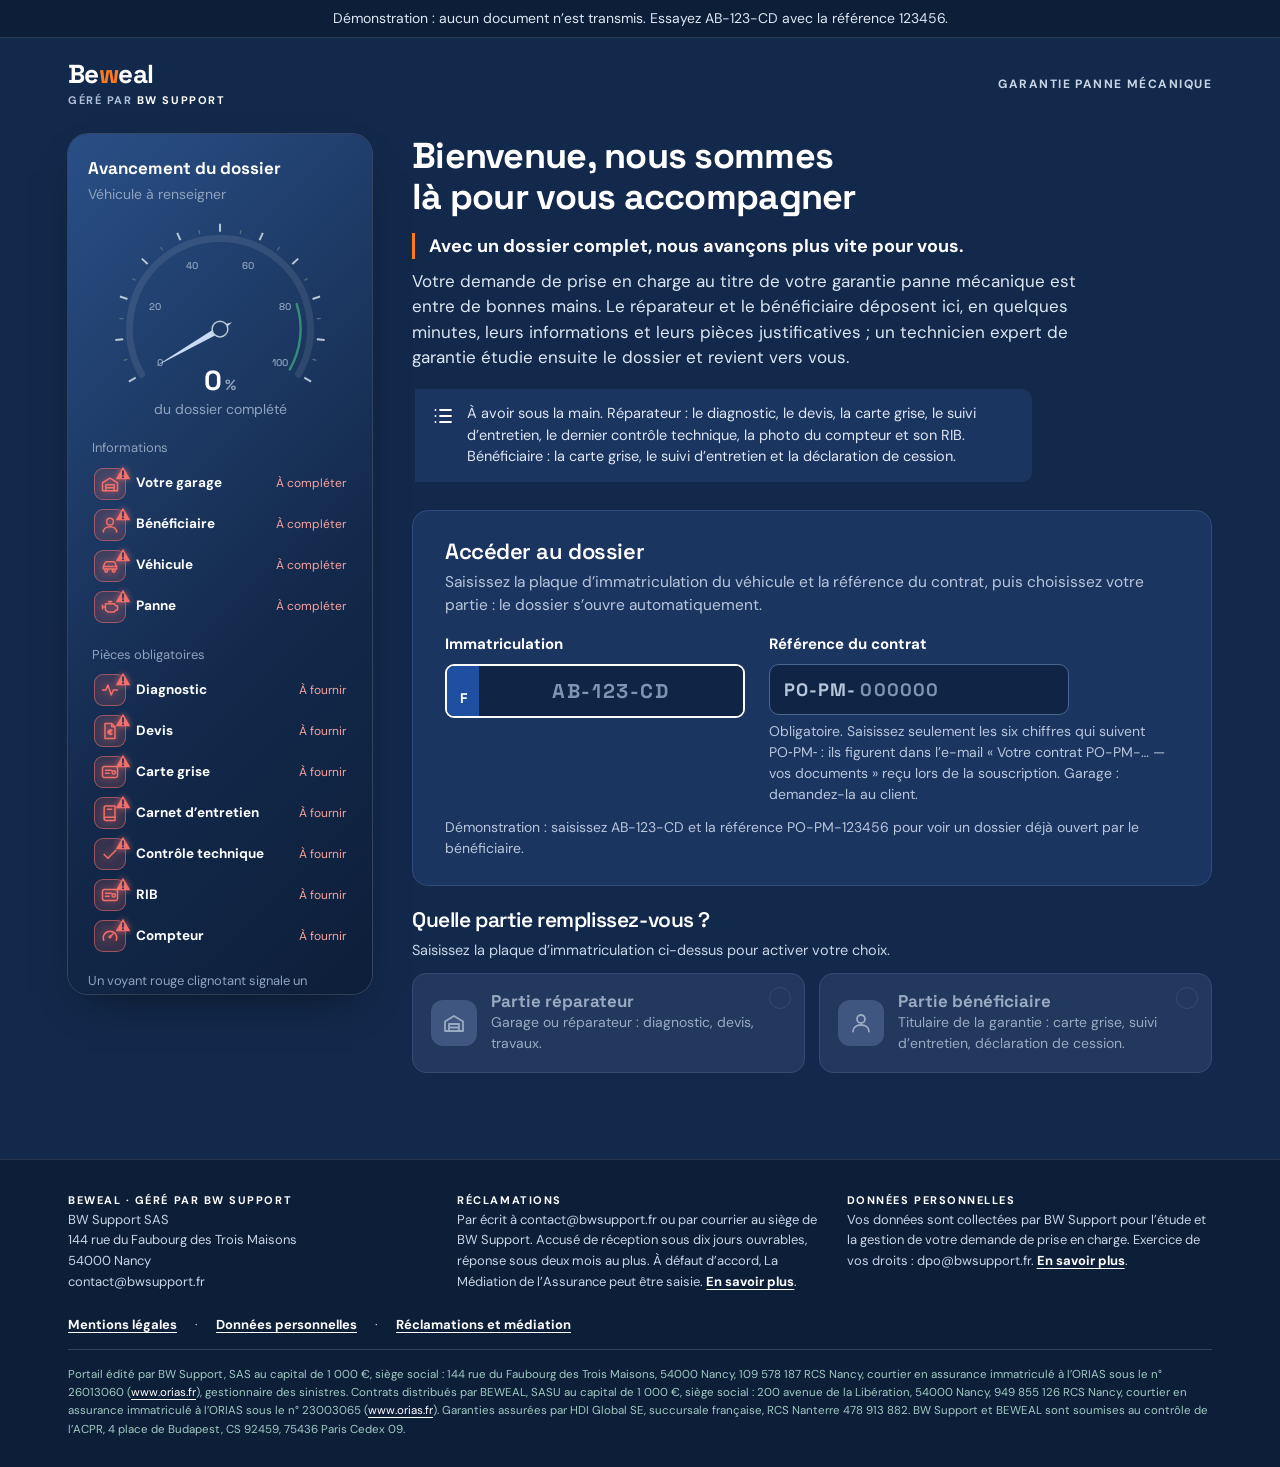
<file: demo/index.html>
<!DOCTYPE html>
<html lang="fr">
<head>
<meta charset="utf-8">
<meta name="viewport" content="width=device-width, initial-scale=1">
<meta name="referrer" content="no-referrer">
<meta name="robots" content="noindex, nofollow">
<meta name="description" content="BeWeal, géré par BW Support : ouverture de prise en charge au titre d’une garantie panne mécanique.">
<title>Démo portail Beweal</title>
<link rel="icon" href="data:,">
<style>
/* Portail Beweal – géré par BW Support. Charte graphique Beweal (novembre 2026) : polices Space Grotesk et DM Sans servies par le portail lui-même
   (licence SIL Open Font License 1.1, voir polices/OFL-SpaceGrotesk.txt et polices/OFL-DMSans.txt). */
@font-face{font-family:"Space Grotesk";font-style:normal;font-display:swap;font-weight:500;src:url([data-uri]) format("woff2");unicode-range:U+0100-02BA,U+02BD-02C5,U+02C7-02CC,U+02CE-02D7,U+02DD-02FF,U+0304,U+0308,U+0329,U+1D00-1DBF,U+1E00-1E9F,U+1EF2-1EFF,U+2020,U+20A0-20AB,U+20AD-20C0,U+2113,U+2C60-2C7F,U+A720-A7FF}
@font-face{font-family:"Space Grotesk";font-style:normal;font-display:swap;font-weight:500;src:url([data-uri]) format("woff2");unicode-range:U+0000-00FF,U+0131,U+0152-0153,U+02BB-02BC,U+02C6,U+02DA,U+02DC,U+0304,U+0308,U+0329,U+2000-206F,U+20AC,U+2122,U+2191,U+2193,U+2212,U+2215,U+FEFF,U+FFFD}
@font-face{font-family:"Space Grotesk";font-style:normal;font-display:swap;font-weight:600;src:url([data-uri]) format("woff2");unicode-range:U+0100-02BA,U+02BD-02C5,U+02C7-02CC,U+02CE-02D7,U+02DD-02FF,U+0304,U+0308,U+0329,U+1D00-1DBF,U+1E00-1E9F,U+1EF2-1EFF,U+2020,U+20A0-20AB,U+20AD-20C0,U+2113,U+2C60-2C7F,U+A720-A7FF}
@font-face{font-family:"Space Grotesk";font-style:normal;font-display:swap;font-weight:600;src:url([data-uri]) format("woff2");unicode-range:U+0000-00FF,U+0131,U+0152-0153,U+02BB-02BC,U+02C6,U+02DA,U+02DC,U+0304,U+0308,U+0329,U+2000-206F,U+20AC,U+2122,U+2191,U+2193,U+2212,U+2215,U+FEFF,U+FFFD}
@font-face{font-family:"Space Grotesk";font-style:normal;font-display:swap;font-weight:700;src:url([data-uri]) format("woff2");unicode-range:U+0100-02BA,U+02BD-02C5,U+02C7-02CC,U+02CE-02D7,U+02DD-02FF,U+0304,U+0308,U+0329,U+1D00-1DBF,U+1E00-1E9F,U+1EF2-1EFF,U+2020,U+20A0-20AB,U+20AD-20C0,U+2113,U+2C60-2C7F,U+A720-A7FF}
@font-face{font-family:"Space Grotesk";font-style:normal;font-display:swap;font-weight:700;src:url([data-uri]) format("woff2");unicode-range:U+0000-00FF,U+0131,U+0152-0153,U+02BB-02BC,U+02C6,U+02DA,U+02DC,U+0304,U+0308,U+0329,U+2000-206F,U+20AC,U+2122,U+2191,U+2193,U+2212,U+2215,U+FEFF,U+FFFD}
@font-face{font-family:"DM Sans";font-style:normal;font-display:swap;font-weight:400;src:url([data-uri]) format("woff2");unicode-range:U+0100-02BA,U+02BD-02C5,U+02C7-02CC,U+02CE-02D7,U+02DD-02FF,U+0304,U+0308,U+0329,U+1D00-1DBF,U+1E00-1E9F,U+1EF2-1EFF,U+2020,U+20A0-20AB,U+20AD-20C0,U+2113,U+2C60-2C7F,U+A720-A7FF}
@font-face{font-family:"DM Sans";font-style:normal;font-display:swap;font-weight:400;src:url([data-uri]) format("woff2");unicode-range:U+0000-00FF,U+0131,U+0152-0153,U+02BB-02BC,U+02C6,U+02DA,U+02DC,U+0304,U+0308,U+0329,U+2000-206F,U+20AC,U+2122,U+2191,U+2193,U+2212,U+2215,U+FEFF,U+FFFD}
@font-face{font-family:"DM Sans";font-style:normal;font-display:swap;font-weight:500;src:url([data-uri]) format("woff2");unicode-range:U+0100-02BA,U+02BD-02C5,U+02C7-02CC,U+02CE-02D7,U+02DD-02FF,U+0304,U+0308,U+0329,U+1D00-1DBF,U+1E00-1E9F,U+1EF2-1EFF,U+2020,U+20A0-20AB,U+20AD-20C0,U+2113,U+2C60-2C7F,U+A720-A7FF}
@font-face{font-family:"DM Sans";font-style:normal;font-display:swap;font-weight:500;src:url([data-uri]) format("woff2");unicode-range:U+0000-00FF,U+0131,U+0152-0153,U+02BB-02BC,U+02C6,U+02DA,U+02DC,U+0304,U+0308,U+0329,U+2000-206F,U+20AC,U+2122,U+2191,U+2193,U+2212,U+2215,U+FEFF,U+FFFD}
@font-face{font-family:"DM Sans";font-style:normal;font-display:swap;font-weight:700;src:url([data-uri]) format("woff2");unicode-range:U+0100-02BA,U+02BD-02C5,U+02C7-02CC,U+02CE-02D7,U+02DD-02FF,U+0304,U+0308,U+0329,U+1D00-1DBF,U+1E00-1E9F,U+1EF2-1EFF,U+2020,U+20A0-20AB,U+20AD-20C0,U+2113,U+2C60-2C7F,U+A720-A7FF}
@font-face{font-family:"DM Sans";font-style:normal;font-display:swap;font-weight:700;src:url([data-uri]) format("woff2");unicode-range:U+0000-00FF,U+0131,U+0152-0153,U+02BB-02BC,U+02C6,U+02DA,U+02DC,U+0304,U+0308,U+0329,U+2000-206F,U+20AC,U+2122,U+2191,U+2193,U+2212,U+2215,U+FEFF,U+FFFD}
/* Mise en page : tableau de bord du véhicule à gauche (jauge + voyants), dossier en étapes à droite ; bandeau compact en haut sur mobile */
:root{
  /* Pétrole profond #0B3C48 · Bleu canard #1C7C8C · Voyant clair #5FD3B9 · Orange Beweal #FF7A1A · Brume #EEF5F3 · Blanc. Pas de noir, pas de rouge. */
  --paper:#EEF5F3; --surface:#FFFFFF; --surface-2:#F5FAF8; --field:#FFFFFF;
  --ink:#0B3C48; --ink-2:#4A6B72; --muted:#4A6B72; --heading:#0B3C48; --placeholder:#87A0A4;
  --line:#D3E3DF; --line-strong:#A9C6C0;
  --verrou-bg:#D6E1DE; --verrou-line:#B2C4C0; --verrou-ink:#5F7579; --verrou-icon:#C2D1CD;
  --solid:#0B3C48; --solid-hover:#12505F; --on-solid:#FFFFFF;
  --orange:#FF7A1A; --orange-hover:#FF8C3A; --on-orange:#0B3C48;
  --cluster:#0B3C48; --cluster-2:#12505F; --cluster-ink:#FFFFFF; --cluster-muted:#BFE3DA;
  --marine:#0B3C48;
  --amber:#5FD3B9; --amber-ink:#1C7C8C;
  --grad-marine:linear-gradient(135deg,#145A6A 0%,#0B3C48 60%,#082E37 100%);
  --grad-clair:linear-gradient(90deg,#1C7C8C 0%,#5FD3B9 100%);
  --green:#1C7C8C; --green-soft:#E1F3EF; --green-ink:#15606C;
  --warn-soft:#E3F1EE; --warn-ink:#0B3C48;
  --error:#A6480C; --error-soft:#FFF0E5; --error-field:#FFFBF8;
  --focus:#1C7C8C; --focus-ring:rgba(28,124,140,.25);
  --drop:#F6FAF9; --drop-hover:#E9F5F2;
  --note-bg:#E3F1EE; --note-line:#BFDCD5; --note-ink:#0B3C48;
  --plate:#1F4FA0;
  --font-display:"Space Grotesk",Arial,Helvetica,sans-serif;
  --font-body:"DM Sans",Arial,Helvetica,sans-serif;
  --cl-text:#FFFFFF; --cl-dim:#3F6B74; --cl-ok:#5FD3B9; --cl-warn:#FFA05C; --cl-alert:#FF7A1A; --cl-alert-bg:rgba(255,122,26,.18); --cl-full:#5FD3B9; --cl-focus:#5FD3B9; --cl-tick:#3F6B74; --cl-tick-major:#BFE3DA; --plate-ink:#FFFFFF;
  --r-panel:16px; --r-field:10px;
  color-scheme:light;
  --ac-bg:#FFF0E5; --ac-ink:#7A3A08; --ac-line:#FF7A1A;
}
*{box-sizing:border-box}
[hidden]{display:none!important}
html{-webkit-text-size-adjust:100%;scroll-behavior:smooth}
@media (prefers-reduced-motion:reduce){html{scroll-behavior:auto}*,*::before,*::after{transition:none!important;animation:none!important}}
body{margin:0;background:var(--paper);color:var(--ink);font-family:var(--font-body);font-weight:400;font-size:17px;line-height:1.5;letter-spacing:0}
h1,h2,h3,h4{font-family:var(--font-display);font-weight:600;line-height:1.15;letter-spacing:-.02em;margin:0;text-wrap:balance}
p{margin:0}
.ic{width:24px;height:24px;fill:none;stroke:currentColor;stroke-width:1.8;stroke-linecap:round;stroke-linejoin:round;flex:none}
.sr{position:absolute!important;width:1px;height:1px;padding:0;margin:-1px;overflow:hidden;clip:rect(0 0 0 0);white-space:nowrap;border:0}
[id]{scroll-margin-top:24px}

/* Bandeau aperçu */
.demo-strip{background:var(--note-bg);border-bottom:1px solid var(--note-line);color:var(--note-ink);font-size:14px;text-align:center;padding-block:8px;padding-left:max(16px,env(safe-area-inset-left,0px));padding-right:max(16px,env(safe-area-inset-right,0px))}

/* En-tête */
.topbar{max-width:1200px;margin:0 auto;padding-block:22px 0;padding-left:max(28px,env(safe-area-inset-left,0px));padding-right:max(28px,env(safe-area-inset-right,0px));display:flex;justify-content:space-between;align-items:center;gap:16px}
.brand-bloc{display:flex;flex-direction:column;gap:3px}
.brand{font-family:var(--font-display);font-weight:700;font-size:26px;line-height:1.1;color:var(--heading);letter-spacing:-.01em}
.brand-gere{white-space:nowrap;font-size:11px;font-weight:600;text-transform:uppercase;letter-spacing:.14em;color:var(--muted)}
.brand-gere b{font-weight:700;color:var(--heading)}
.topbar-note{color:var(--muted);font-size:12px;font-weight:600;text-transform:uppercase;letter-spacing:.12em;text-align:right}

/* Mise en page */
.layout{max-width:1200px;margin:0 auto;padding-block:26px 56px;padding-left:max(28px,env(safe-area-inset-left,0px));padding-right:max(28px,env(safe-area-inset-right,0px));display:grid;grid-template-columns:304px minmax(0,1fr);gap:40px;align-items:start}
main{min-width:0}

/* Tableau de bord */
.cluster{position:sticky;top:calc(20px + env(safe-area-inset-top,0px));background:var(--grad-marine);color:var(--cluster-ink);border-radius:20px;padding:22px 20px 20px;max-height:calc(100vh - 40px - env(safe-area-inset-top,0px));overflow:auto;box-shadow:0 18px 40px -24px rgba(25,39,52,.55)}
.cluster-title{font-family:var(--font-display);font-weight:700;font-size:17px;color:var(--cl-text)}
.cluster-ref{font-size:14px;color:var(--cluster-muted);margin-top:2px;min-height:21px}
.cluster-ref b{font-family:var(--font-display);font-weight:700;font-size:14px;color:var(--cl-text);letter-spacing:.06em}
.gauge{display:block;width:100%;max-width:236px;margin:8px auto 0;overflow:visible}
.g-track{fill:none;stroke:rgba(255,255,255,.09);stroke-width:7;stroke-linecap:round}
.g-value{fill:none;stroke:url(#gGrad);stroke-width:7;stroke-linecap:round;transition:stroke-dashoffset .55s ease,stroke .3s,opacity .2s}
.g-value.full{stroke:var(--cl-full)}
.g-zone{fill:none;stroke:rgba(95,211,185,.7);stroke-width:2.5;stroke-linecap:round}
.g-tick{stroke:var(--cl-tick);stroke-width:1.2}
.g-tick.major{stroke:var(--cl-tick-major);stroke-width:2}
.g-label{fill:var(--cluster-muted);font-family:var(--font-display);font-size:10px;text-anchor:middle;dominant-baseline:middle}
.sprite{position:absolute;width:0;height:0;overflow:hidden}
#gNeedle{transform:rotate(150deg)}
.g-needle{transform-box:view-box;transform-origin:120px 118px;transition:transform .6s cubic-bezier(.34,1.35,.55,1)}
.g-needle polygon{fill:#FFFFFF}
.g-pivot{fill:var(--cluster-2);stroke:var(--cl-tick-major);stroke-width:1.5}
.g-readout{fill:var(--cl-text);font-family:var(--font-display);font-weight:700;font-size:28px;text-anchor:middle}
.g-unit{fill:var(--cluster-muted);font-size:15px}
.gauge-caption{text-align:center;font-size:14px;color:var(--cluster-muted);margin-top:-2px}
.light-group{margin-top:18px}
.light-group-title{font-size:13px;color:var(--cluster-muted);margin:0 0 6px 4px}
.lights{list-style:none;margin:0;padding:0;display:grid;grid-template-columns:1fr;gap:1px}
.light{width:100%;display:flex;align-items:center;gap:10px;padding:4px 6px;border:0;background:transparent;color:inherit;font:inherit;text-align:left;border-radius:10px;cursor:pointer}
.light:hover{background:rgba(255,255,255,.05)}
.light:focus-visible{outline:2px solid var(--cl-focus);outline-offset:1px}
.light-icon{position:relative;width:32px;height:32px;border-radius:9px;display:grid;place-items:center;background:rgba(255,255,255,.04);color:var(--cl-dim);transition:color .25s,background .25s}
.light-icon .ic{width:20px;height:20px;transition:filter .25s}
.light.is-on .light-icon{color:var(--cl-alert);background:var(--cl-alert-bg);box-shadow:inset 0 0 0 1px rgba(255,122,26,.5)}
.light.is-on .light-icon .ic{filter:drop-shadow(0 0 4px rgba(255,122,26,.75))}
/* Triangle d’alerte clignotant sur un élément manquant (arrêté si l’appareil demande moins d’animations) */
.light-alerte{position:absolute;right:-5px;top:-5px;width:16px;height:16px;display:none;color:var(--cl-alert);filter:drop-shadow(0 0 3px rgba(255,122,26,.9))}
.light-alerte .ic{width:16px;height:16px;filter:none!important}
.light.is-on .light-alerte{display:block;animation:voyant-alerte 1.1s ease-in-out infinite}
.light.is-on .light-icon{animation:voyant-fond 1.1s ease-in-out infinite}
@keyframes voyant-alerte{0%,100%{opacity:1}50%{opacity:.15}}
@keyframes voyant-fond{0%,100%{background:var(--cl-alert-bg)}50%{background:rgba(255,122,26,.06)}}
.light-text{flex:1;min-width:0;display:flex;align-items:baseline;justify-content:space-between;gap:10px}
.light-name{font-size:13.5px;font-weight:600;color:var(--cl-text);line-height:1.25;white-space:nowrap;overflow:hidden;text-overflow:ellipsis}
.light-state{flex:none;font-size:12px;line-height:1.25;white-space:nowrap;color:var(--cl-ok)}
.light.is-on .light-state{color:var(--cl-warn)}
.cluster-hint{font-size:13px;color:var(--cluster-muted);margin-top:16px;line-height:1.45}
.mini-row{display:block}
.mini-foot{display:none}

/* Introduction */
.intro{margin:2px 0 28px;max-width:44rem}
.intro h1{font-size:36px;font-weight:700;letter-spacing:-.02em;color:var(--heading);margin-bottom:14px}
.intro p{color:var(--ink-2);max-width:62ch}
.intro p + p{margin-top:10px}
.intro .accroche{font-size:18px;font-weight:700;color:var(--heading);line-height:1.45;margin-bottom:10px;padding-left:14px;border-left:3px solid var(--focus)}
.msg-partie{margin:14px 0 0;padding:12px 16px;border-radius:10px;background:var(--note-bg);color:var(--note-ink);font-size:15px;font-weight:600;line-height:1.5}
.note-devis{padding:16px 18px;border:1px solid var(--line-strong);border-left:4px solid var(--focus);border-radius:10px;background:var(--surface-2);color:var(--ink-2);font-size:14.5px;line-height:1.6}
.note-devis h3{font-size:16px;color:var(--heading);margin:0 0 8px}
.note-devis h4{font-size:14.5px;color:var(--heading);margin:14px 0 6px}
.note-devis p{margin:0}
.note-devis ol{margin:0;padding-left:20px}
.note-devis li + li{margin-top:4px}
.ex-rappel{margin:0 0 10px;font-size:13.5px;font-weight:600;color:var(--ink-2)}
.keep{display:flex;gap:12px;align-items:flex-start;margin-top:18px;padding:14px 16px;border-left:3px solid var(--marine);background:var(--surface);border-radius:0 10px 10px 0;font-size:14.5px;color:var(--ink-2);max-width:62ch}
.keep .ic{color:var(--heading);margin-top:1px}

/* Qui remplit */
.who{margin-bottom:22px}
.who h2{font-size:21px;margin-bottom:12px;color:var(--heading)}
.who-cards{display:grid;grid-template-columns:1fr 1fr;gap:14px}
.who-card{position:relative;display:block;cursor:pointer}
.who-card input{position:absolute;opacity:0;width:1px;height:1px}
.who-body{display:grid;grid-template-columns:auto 1fr;grid-template-rows:auto auto;column-gap:14px;align-items:center;height:100%;padding:18px 44px 18px 18px;background:var(--surface);border:1.5px solid var(--line-strong);border-radius:14px;transition:border-color .3s ease,background .3s ease,box-shadow .15s}
.who-card:hover .who-body{border-color:var(--ink)}
.who-icon{grid-row:1 / span 2;width:46px;height:46px;border-radius:12px;background:var(--paper);color:var(--heading);display:grid;place-items:center}
.who-name{font-family:var(--font-display);font-weight:700;font-size:17px;line-height:1.15}
.who-desc{font-size:14px;color:var(--muted)}
.who-check{position:absolute;top:14px;right:14px;width:22px;height:22px;border-radius:50%;border:1.5px solid var(--line-strong);display:grid;place-items:center;color:var(--on-solid);background:var(--field)}
.who-check .ic{width:14px;height:14px;stroke-width:3;opacity:0}
.who-card input:checked + .who-body{border-color:var(--solid);box-shadow:inset 0 0 0 1px var(--solid);background:var(--surface-2)}
.who-card input:checked + .who-body .who-icon{background:var(--solid);color:var(--on-solid)}
.who-card input:checked + .who-body .who-check{background:var(--solid);border-color:var(--solid)}
.who-card input:checked + .who-body .who-check .ic{opacity:1}
.who-card input:focus-visible + .who-body{outline:3px solid var(--focus);outline-offset:3px}
.who.invalid .who-body{border-color:var(--error)}
/* Page d’entrée : parties grisées tant qu’aucune plaque valide n’est saisie */
.who-note{display:flex;align-items:center;gap:8px;font-size:14.5px;color:var(--muted);margin:-4px 0 12px}
.who-note .spinner{width:16px;height:16px;flex:none;border-top-color:var(--ink)}
.who-name,.who-desc,.who-icon{transition:color .3s ease,background .3s ease}
.who.verrou .who-card{cursor:not-allowed}
.who.verrou .who-card input + .who-body{background:var(--verrou-bg);border-color:var(--verrou-line);box-shadow:none}
.who.verrou .who-card input + .who-body .who-icon{background:var(--verrou-icon);color:var(--verrou-ink)}
.who.verrou .who-name,.who.verrou .who-desc{color:var(--verrou-ink)}
.who.verrou .who-card input + .who-body .who-check{background:var(--verrou-bg);border-color:var(--verrou-line);color:var(--verrou-ink)}

/* Accès au dossier par immatriculation */
.acces,.dossier{margin-bottom:22px;background:var(--surface);border:1px solid var(--line);border-radius:var(--r-panel)}
.acces{padding:28px 32px 26px}
.acces h2{font-size:22px;margin-bottom:6px;color:var(--heading)}
.acces-intro{color:var(--muted);font-size:15.5px;margin-bottom:16px}
.acces-form{display:grid;grid-template-columns:minmax(0,300px) minmax(0,1fr);gap:18px 24px;align-items:start}
@media (max-width:700px){.acces-form{grid-template-columns:minmax(0,1fr) minmax(0,1fr);gap:16px 16px}}
@media (max-width:480px){.acces-form{grid-template-columns:minmax(0,1fr)}}
.acces-champ{min-width:0}
.acces-label{display:block;font-weight:700;font-size:15px;color:var(--heading);margin-bottom:8px}
.acces-champ .plate{max-width:300px}
.ref-input{width:100%;max-width:300px;min-height:54px;font-family:var(--font-display);font-weight:700;font-size:18px;letter-spacing:.06em;text-transform:uppercase}
.acces-champ .hint{max-width:46ch}
.dossier-protege{margin-top:14px;padding:14px 16px;border-radius:10px;background:var(--note-bg);border:1px solid var(--note-line);color:var(--note-ink);font-size:15px;line-height:1.55}
.brouillon-opt{display:flex;flex-wrap:wrap;align-items:center;gap:8px 16px;margin:0 0 18px;padding:12px 16px;border:1px dashed var(--line-strong);border-radius:10px}
.brouillon-opt .hint{flex:1 1 260px;margin:0}
.acces-demo{font-size:14px;color:var(--muted);margin-top:12px}
.dossier{padding:26px 32px 22px}
.dossier-tete{display:flex;justify-content:space-between;align-items:flex-start;gap:12px;flex-wrap:wrap}
.dossier-titre{font-size:24px;color:var(--heading)}
.dossier-sous{color:var(--muted);font-size:15.5px;margin-top:4px}
.lien-bouton{background:none;border:0;padding:6px 0;font:inherit;font-size:15px;font-weight:600;color:var(--focus);text-decoration:underline;text-underline-offset:3px;cursor:pointer}
.lien-bouton:focus-visible{outline:3px solid var(--focus);outline-offset:2px}
.etat{width:100%;border-collapse:collapse;margin-top:16px;font-size:15.5px}
.etat th{text-align:left;font-weight:600;color:var(--muted);font-size:14px;padding:0 12px 8px 0;border-bottom:1px solid var(--line)}
.etat td{padding:11px 12px 11px 0;border-bottom:1px solid var(--line);vertical-align:top}
.etat tr:last-child td{border-bottom:0}
.etat-piece{font-weight:600}
.badge{display:inline-block;font-size:13px;font-weight:600;padding:3px 10px;border-radius:999px;white-space:nowrap}
.badge.ok{background:var(--green-soft);color:var(--green-ink)}
.badge.attente{background:var(--warn-soft);color:var(--warn-ink)}
.depot + .depot{margin-top:4px}
.depot-qui{font-weight:600}
.depot-date{color:var(--muted)}
.plate input[readonly]{cursor:default}
.success-actions{margin-top:26px}

/* Étapes */
.step{min-width:0;margin:0 0 20px;padding:28px 32px 32px;background:var(--surface);border:1px solid var(--line);border-radius:var(--r-panel)}
.step-legend{float:left;width:100%;padding:0;margin:0 0 6px;display:flex;align-items:center;gap:14px;font-family:var(--font-display);font-weight:700;font-size:22px;line-height:1.2;color:var(--heading)}
.step-legend + *{clear:both}
.step-num{flex:none;width:34px;height:34px;border-radius:50%;background:var(--solid);color:var(--on-solid);display:grid;place-items:center;font-size:15px;font-weight:700}
.step-intro{color:var(--muted);font-size:15.5px;margin:0 0 22px 48px}
.grid{display:grid;grid-template-columns:repeat(2,minmax(0,1fr));gap:20px 22px}
.span-2{grid-column:1 / -1}
.field{min-width:0}
.field > label,.group > legend{display:block;font-weight:600;font-size:15.5px;margin-bottom:7px;padding:0}
.opt{font-weight:400;color:var(--muted);font-size:14px;margin-left:6px}
.field:not(.is-opt) .opt{display:none}
.multi{font-weight:400;color:var(--muted);font-size:14px;margin-left:6px}
.group{border:0;margin:0;padding:0;min-width:0}
.hint{font-size:14px;color:var(--muted);margin-top:6px}
.error{font-size:14px;color:var(--error);margin-top:6px;font-weight:500}
.error:empty{display:none}
input[type=text],input[type=email],input[type=tel],input[type=date],select,textarea{width:100%;font:inherit;font-size:16px;color:var(--ink);background:var(--field);border:1px solid var(--line-strong);border-radius:var(--r-field);padding:11px 14px;min-height:48px;transition:border-color .15s,box-shadow .15s}
input::placeholder,textarea::placeholder{color:var(--placeholder)}
select{appearance:none;-webkit-appearance:none;background-image:url("data:image/svg+xml,%3Csvg xmlns='http://www.w3.org/2000/svg' viewBox='0 0 24 24' fill='none' stroke='%235A6875' stroke-width='2' stroke-linecap='round' stroke-linejoin='round'%3E%3Cpath d='M6 9l6 6 6-6'/%3E%3C/svg%3E");background-repeat:no-repeat;background-position:right 12px center;background-size:20px;padding-right:42px}
textarea{min-height:150px;resize:vertical;line-height:1.5}
input:focus,select:focus,textarea:focus{outline:none;border-color:var(--focus);box-shadow:0 0 0 3px var(--focus-ring)}
.field.invalid input,.field.invalid select,.field.invalid textarea{border-color:var(--error);background:var(--error-field)}
.suffix{position:relative}
.suffix input{padding-right:52px}
.suffix span{position:absolute;right:14px;top:50%;transform:translateY(-50%);color:var(--muted);pointer-events:none}

/* Plaque */
.plate{display:flex;align-items:stretch;max-width:300px;border:2px solid var(--ink);border-radius:9px;overflow:hidden;background:var(--field);transition:box-shadow .15s,border-color .15s}
.plate-band{flex:none;width:32px;background:var(--plate);color:var(--plate-ink);font-family:var(--font-display);font-weight:700;font-size:14px;display:flex;align-items:flex-end;justify-content:center;padding-bottom:7px}
.plate input{border:0;border-radius:0;min-height:50px;font-family:var(--font-display);font-weight:700;font-size:20px;letter-spacing:.08em;text-transform:uppercase;text-align:center;padding:6px 12px}
.plate input:focus{box-shadow:none}
.plate:focus-within{box-shadow:0 0 0 3px var(--focus-ring);border-color:var(--focus)}
.field.invalid .plate{border-color:var(--error)}

/* Pastilles de choix */
.chips{display:flex;flex-wrap:wrap;gap:8px}
.chip{position:relative}
.chip input{position:absolute;opacity:0;width:1px;height:1px}
.chip span{display:inline-flex;align-items:center;min-height:42px;padding:7px 15px;border:1px solid var(--line-strong);border-radius:999px;background:var(--field);font-size:15.5px;cursor:pointer;user-select:none;transition:background .15s,border-color .15s,color .15s}
.chip span:hover{border-color:var(--ink)}
.chip input:checked + span{background:var(--solid);border-color:var(--solid);color:var(--on-solid)}
.chip input:focus-visible + span{outline:3px solid var(--focus);outline-offset:2px}
.field.invalid .chip span{border-color:var(--error)}
.counter{font-size:13.5px;color:var(--muted);text-align:right;margin-top:6px}
.counter.ok{color:var(--green-ink)}

/* Pièces */
.docs-title{font-size:18px;color:var(--heading);margin:6px 0 4px}
.docs-sub{font-size:15px;color:var(--muted);margin-bottom:6px}
.docs-block + .docs-block{margin-top:28px;padding-top:24px;border-top:1px dashed var(--line-strong)}
.doc-row{display:grid;grid-template-columns:minmax(0,1fr) minmax(0,1.1fr);gap:14px 26px;padding:20px 0;border-top:1px solid var(--line)}
.doc-row:first-of-type{border-top:0}
.doc-info{display:flex;gap:14px;align-items:flex-start;min-width:0}
.doc-info > div{min-width:0}
.doc-icon{flex:none;width:44px;height:44px;border-radius:11px;background:var(--paper);color:var(--heading);display:grid;place-items:center}
.doc-title{font-size:17.5px;font-weight:700;color:var(--marine);letter-spacing:.01em;margin:1px 0 0}
.doc-desc{font-size:15px;color:var(--muted);margin:4px 0 9px}
.pill{display:inline-flex;align-items:center;gap:6px;font-size:13px;font-weight:600;padding:3px 11px;border-radius:999px;background:var(--warn-soft);color:var(--warn-ink)}
.pill .ic{width:14px;height:14px;stroke-width:2.6}
.pill.ok{background:var(--green-soft);color:var(--green-ink)}
.pill.pill-opt{background:var(--paper);color:var(--muted)}
.files:empty{display:none}
.t-touch{display:none}
@media (hover:none) and (pointer:coarse){.t-desk{display:none}.t-touch{display:inline}}
.doc-upload{min-width:0}
.drop{position:relative;display:flex;flex-direction:column;align-items:center;justify-content:center;gap:3px;text-align:center;min-height:104px;padding:16px;border:1.5px dashed var(--line-strong);border-radius:12px;background:var(--drop);cursor:pointer;transition:border-color .15s,background .15s}
.drop:hover,.drop.drag{border-color:var(--focus);background:var(--drop-hover)}
.drop:focus-within{outline:3px solid var(--focus);outline-offset:2px}
.drop input{position:absolute;opacity:0;width:1px;height:1px}
.drop .ic{color:var(--muted);margin-bottom:2px}
.drop-main{font-weight:600;font-size:15.5px}
.drop-main u{color:var(--focus);text-underline-offset:3px}
.drop small{font-size:13px;color:var(--muted)}
.doc-row.invalid .drop{border-color:var(--error);background:var(--error-soft)}
.drop-more{display:none}
.doc-row.has-files .drop{min-height:50px;flex-direction:row;gap:8px;padding:10px 14px}
.doc-row.has-files .drop .ic{width:20px;height:20px;margin:0}
.doc-row.has-files .drop small,.doc-row.has-files .drop-first{display:none}
.doc-row.has-files .drop-more{display:inline}
.files{list-style:none;margin:10px 0 0;padding:0;display:grid;gap:6px}
.files li{display:flex;align-items:center;gap:10px;padding:6px 6px 6px 12px;background:var(--field);border:1px solid var(--line);border-radius:9px;font-size:14.5px}
.files li > .ic{width:18px;height:18px;color:var(--green)}
.fname{flex:1;min-width:0;white-space:nowrap;overflow:hidden;text-overflow:ellipsis}
.fsize{flex:none;font-size:13px;color:var(--muted)}
.fremove{flex:none;width:34px;height:34px;border:0;border-radius:7px;background:transparent;color:var(--muted);display:grid;place-items:center;cursor:pointer}
.fremove:hover{background:var(--error-soft);color:var(--error)}
.fremove:focus-visible{outline:2px solid var(--focus)}
.fremove .ic{width:18px;height:18px}

/* Envoi */
.send{padding:26px 32px 28px;background:var(--surface);border:1px solid var(--line);border-radius:var(--r-panel)}
.field > .cert{color:var(--ink);display:flex;gap:12px;align-items:flex-start;font-size:15.5px;font-weight:400;margin:0;cursor:pointer}
.cert input{flex:none;width:22px;height:22px;margin:1px 0 0;accent-color:var(--solid)}
.send-row{display:flex;align-items:center;gap:18px 22px;flex-wrap:wrap;margin-top:20px}
.btn{display:inline-flex;align-items:center;justify-content:center;gap:10px;min-height:54px;padding:12px 30px;border:0;border-radius:10px;background:var(--orange);color:var(--on-orange);font-family:var(--font-display);font-weight:700;font-size:16px;letter-spacing:.02em;cursor:pointer;transition:filter .15s,box-shadow .15s;box-shadow:0 8px 18px -10px rgba(19,41,75,.7)}
.btn:hover{filter:brightness(1.12)}
.btn:focus-visible{outline:3px solid var(--focus);outline-offset:3px}
.btn[disabled]{opacity:.75;cursor:progress}
.spinner{width:18px;height:18px;border-radius:50%;border:2.5px solid var(--line-strong);border-top-color:var(--on-solid);animation:spin .8s linear infinite}
@keyframes spin{to{transform:rotate(360deg)}}
.send-status{font-size:15px;color:var(--muted);flex:1;min-width:220px}
.send-status.ready{color:var(--green-ink);font-weight:600}
.send-error{margin-top:14px}
.send-note{font-size:13.5px;color:var(--muted);margin-top:18px}

/* Confirmation */
.success{padding:40px 38px;background:var(--surface);border:1px solid var(--line);border-radius:var(--r-panel)}
.success-mark{width:66px;height:66px;border-radius:50%;background:var(--green-soft);color:var(--green);display:grid;place-items:center;margin-bottom:18px}
.success-mark .ic{width:34px;height:34px;stroke-width:2.4}
.success h2{font-size:30px;color:var(--heading);margin-bottom:10px}
.success > p{color:var(--ink-2);max-width:60ch}
.recap{font-variant-numeric:tabular-nums;display:grid;grid-template-columns:max-content 1fr;gap:10px 24px;margin:26px 0 0;padding:20px 0 0;border-top:1px solid var(--line)}
.recap dt{color:var(--muted);font-size:15px}
.recap dd{margin:0;font-weight:500}
.synth{margin-top:28px;padding-top:22px;border-top:1px dashed var(--line-strong)}
.synth-actions{display:flex;gap:10px;flex-wrap:wrap}
.btn-ghost{display:inline-flex;align-items:center;gap:8px;min-height:44px;padding:8px 16px;border:1px solid var(--line-strong);border-radius:10px;background:var(--field);color:var(--ink);font:inherit;font-size:15.5px;font-weight:600;cursor:pointer}
.btn-ghost:hover{border-color:var(--ink)}
.btn-ghost:focus-visible{outline:3px solid var(--focus);outline-offset:2px}
.btn-ghost .ic{width:18px;height:18px}
.synth pre{margin:14px 0 0;padding:18px;background:var(--surface-2);color:var(--ink);border:1px solid var(--line);border-radius:10px;font-family:ui-monospace,"SFMono-Regular",Menlo,Consolas,monospace;font-size:13px;line-height:1.55;white-space:pre-wrap;word-break:break-word;max-height:460px;overflow:auto}

/* Statut, brouillon, exemples, aide à la description */
.dossier-statut{display:flex;flex-wrap:wrap;align-items:center;gap:8px 12px;margin-top:14px;padding:12px 14px;background:var(--surface-2);border:1px solid var(--line);border-radius:10px;font-size:14.5px}
.dossier-statut .lbl{font-weight:600;color:var(--muted)}
.statut{display:inline-block;font-size:13px;font-weight:700;padding:4px 12px;border-radius:999px;background:var(--warn-soft);color:var(--warn-ink)}
.statut.etude{background:var(--grad-marine);color:#FFFFFF}
.statut.fin{background:var(--green-soft);color:var(--green-ink)}
.statut-msg{flex-basis:100%;color:var(--ink-2)}
.reprise{display:flex;flex-wrap:wrap;align-items:center;gap:10px 16px;margin-top:16px;padding:12px 14px;border:1px dashed var(--line-strong);border-radius:10px;font-size:14.5px;color:var(--ink-2)}
.brouillon{display:flex;flex-wrap:wrap;align-items:center;gap:8px 16px;margin:0 0 18px;padding:12px 16px;background:var(--note-bg);border:1px solid var(--note-line);border-radius:10px;color:var(--note-ink);font-size:14.5px}
.brouillon .ic{flex:none}
.brouillon span{flex:1;min-width:200px}
.exemple{margin:0 0 10px}
.exemple summary{display:inline-flex;align-items:center;gap:6px;cursor:pointer;font-size:13.5px;font-weight:600;color:var(--focus);list-style:none;padding:2px 0}
.exemple summary::-webkit-details-marker{display:none}
.exemple summary::before{content:"";width:7px;height:7px;border-right:2px solid currentColor;border-bottom:2px solid currentColor;transform:rotate(-45deg);transition:transform .15s;margin-right:2px}
.exemple[open] summary::before{transform:rotate(45deg)}
.exemple-corps{display:flex;flex-direction:column;gap:10px;margin-top:10px;padding:12px;background:var(--surface-2);border:1px solid var(--line);border-radius:10px;max-width:100%}
.exemple-corps svg{display:block;width:100%;max-width:200px;height:auto}
.exemple-corps ul{margin:0;padding-left:18px;font-size:13.5px;color:var(--ink-2);line-height:1.5}
.ex-papier{fill:var(--surface);stroke:var(--line-strong);stroke-width:1.2}
.ex-ligne{fill:var(--line)}
.ex-zone{fill:none;stroke:var(--focus);stroke-width:1.6;stroke-dasharray:4 3}
.ex-plein{fill:var(--focus);opacity:.16}
.ex-txt{fill:var(--focus);font-family:var(--font-body);font-size:8.5px;font-weight:700}
.ex-coin{fill:none;stroke:var(--green);stroke-width:2.4;stroke-linecap:round}
.aide-panne{list-style:none;margin:10px 0 0;padding:0;display:grid;grid-template-columns:1fr 1fr;gap:6px 14px}
.aide-panne li{display:flex;gap:8px;align-items:flex-start;font-size:13.5px;color:var(--muted);line-height:1.4}
.aide-panne li::before{content:"";flex:none;width:14px;height:14px;margin-top:2px;border-radius:50%;border:1.5px solid var(--line-strong);background:var(--field)}
.aide-panne li.ok{color:var(--ink)}
.aide-panne li.ok::before{background:var(--green);border-color:var(--green);box-shadow:inset 0 0 0 3px var(--field)}
.aide-panne b{font-weight:700;color:var(--heading)}
@media (max-width:760px){.aide-panne{grid-template-columns:1fr}}

/* Pied de page */
.foot{background:var(--marine);color:#BFE3DA;font-size:13px;line-height:1.6;margin-top:8px}
.foot-in{max-width:1200px;margin:0 auto;padding-block:32px 28px;padding-left:max(28px,env(safe-area-inset-left,0px));padding-right:max(28px,env(safe-area-inset-right,0px))}
.foot-cols{display:grid;grid-template-columns:repeat(3,minmax(0,1fr));gap:24px}
.foot-t{font-size:11px;font-weight:700;text-transform:uppercase;letter-spacing:.14em;color:#FFFFFF;margin:0 0 8px}
.foot p{margin:0}
.foot a{color:#FFFFFF;text-underline-offset:3px}
.foot-links{display:flex;flex-wrap:wrap;gap:6px 18px;margin-top:22px;padding:0;list-style:none}
.foot-links a{font-weight:600;color:#FFFFFF}
.foot .lien-legal{color:#FFFFFF;font-weight:600}
.foot-legal{border-top:1px solid rgba(255,255,255,.16);margin-top:24px;padding-top:16px;font-size:11.5px;color:#9FCBC1}
/* Fenêtres d’information légale */
.a-confirmer{background:var(--ac-bg);color:var(--ac-ink);border:1px dashed var(--ac-line);border-radius:4px;padding:0 4px;font-weight:600}
dialog.legal{width:min(760px,calc(100vw - 32px));max-height:calc(100dvh - 32px);padding:0;border:1px solid var(--line);border-radius:14px;background:var(--surface);color:var(--ink);box-shadow:0 24px 60px rgba(6,36,44,.35)}
dialog.legal::backdrop{background:rgba(6,36,44,.55)}
.legal-head{position:sticky;top:0;z-index:1;display:flex;justify-content:space-between;align-items:center;gap:12px;padding:18px 22px;background:var(--surface);border-bottom:1px solid var(--line)}
.legal-head h2{font-size:20px;color:var(--heading)}
.legal-close{flex:none;min-width:44px;min-height:44px;border:1px solid var(--line-strong);border-radius:10px;background:var(--surface-2);color:var(--ink);font:inherit;font-weight:700;cursor:pointer}
.legal-close:focus-visible,.foot a:focus-visible{outline:3px solid var(--focus);outline-offset:2px}
.legal-body{padding:6px 22px 24px;font-size:15px;line-height:1.6}
.legal-body h3{font-size:15.5px;color:var(--heading);margin:20px 0 6px}
.legal-body p,.legal-body ul{margin:0 0 10px}
.legal-body ul{padding-left:20px}
.legal-body a{color:var(--focus)}
.legal-maj{margin-top:18px!important;font-size:13.5px;color:var(--muted)}
@media (max-width:760px){.legal-head{padding:14px 16px}.legal-body{padding:4px 16px 20px}}
@media (max-width:760px){.foot-cols{grid-template-columns:1fr;gap:18px}.foot-in{padding-left:max(16px,env(safe-area-inset-left,0px));padding-right:max(16px,env(safe-area-inset-right,0px))}}

/* Tablette et mobile */
@media (max-width:980px){
  .layout{display:block;padding-block:18px 44px;padding-left:max(16px,env(safe-area-inset-left,0px));padding-right:max(16px,env(safe-area-inset-right,0px))}
  .topbar{padding-block:16px 0;padding-left:max(16px,env(safe-area-inset-left,0px));padding-right:max(16px,env(safe-area-inset-right,0px))}
  .foot{padding-left:max(16px,env(safe-area-inset-left,0px));padding-right:max(16px,env(safe-area-inset-right,0px))}
  body::before{content:"";position:fixed;inset:0 0 auto;height:env(safe-area-inset-top,0px);z-index:40;background:var(--paper)}
  .topbar-note{display:none}
  .brand{font-size:24px}
  .cluster{top:env(safe-area-inset-top,0px);z-index:30;margin:0 0 22px;margin-left:calc(-1 * max(16px,env(safe-area-inset-left,0px)));margin-right:calc(-1 * max(16px,env(safe-area-inset-right,0px)));border-radius:0;padding-block:10px 12px;padding-left:max(16px,env(safe-area-inset-left,0px));padding-right:max(16px,env(safe-area-inset-right,0px));max-height:none;overflow:visible;box-shadow:0 8px 20px -14px rgba(25,39,52,.7)}
  .cluster-head,.gauge-block,.cluster-hint,.light-group-title{display:none}
  .mini-row{display:block}
  .light-groups{display:flex;justify-content:space-between;gap:10px}
  .light-group{margin:0;min-width:0;flex:var(--nb,4) 1 0}
  .lights{display:grid;grid-auto-flow:column;grid-auto-columns:minmax(0,1fr);gap:3px;padding-top:5px}
  .lights li{min-width:0;display:flex;justify-content:center}
  .light{width:100%;max-width:34px;padding:1px;border-radius:8px;justify-content:center}
  .light-icon{width:100%;max-width:30px;height:30px;border-radius:8px}
  .light-alerte{right:-4px;top:-5px;width:13px;height:13px}
  .light-alerte .ic{width:13px;height:13px}
  .light-icon .ic{width:18px;height:18px}
  .light-text{position:absolute;width:1px;height:1px;overflow:hidden;clip:rect(0 0 0 0);white-space:nowrap}
  .mini-foot{display:flex;align-items:center;gap:12px;margin-top:8px}
  .mini-pct{flex:none;font-family:var(--font-display);font-weight:700;font-size:16px;line-height:1;color:var(--cl-text);white-space:nowrap}
  .mini-bar{flex:1;height:4px;background:rgba(255,255,255,.1);border-radius:2px;overflow:hidden}
  .mini-bar i{display:block;height:100%;width:0;background:var(--grad-clair);border-radius:2px;transition:width .45s ease,background .3s}
  .mini-bar i.full{background:var(--cl-full)}
  [id]{scroll-margin-top:calc(88px + env(safe-area-inset-top,0px))}
  .intro h1{font-size:27px}
}
@media (max-width:640px){
  .acces,.dossier{padding:22px 18px 22px}
  .etat{font-size:14.5px}
  body{font-size:15.5px}
  .who-cards,.grid{grid-template-columns:1fr}
  .step{padding:22px 18px 24px}
  .step-legend{font-size:19px;gap:12px}
  .step-num{width:30px;height:30px;font-size:14px}
  .step-intro{margin-left:0}
  .doc-row{grid-template-columns:1fr}
  .send{padding:22px 18px 24px}
  .btn{width:100%}
  .success{padding:30px 20px}
  .recap{grid-template-columns:1fr;gap:2px}
  .recap dd{margin-bottom:10px}
  .plate{max-width:none}
}
@media (max-width:370px){
  .lights{gap:2px}
  .light-icon{height:27px}
  .light-icon .ic{width:16px;height:16px}
  .light-groups{gap:6px}
}
.btn:hover:not(:disabled){background:var(--orange-hover)}
.send-note a,.intro a,.field a{color:var(--focus);font-weight:600;text-underline-offset:3px}
.light-alerte{color:#F2706B;filter:drop-shadow(0 0 3px rgba(242,112,107,.75))}
.light.is-on .light-icon{color:#F2706B;background:rgba(242,112,107,.16);box-shadow:inset 0 0 0 1px rgba(242,112,107,.55)}
.light.is-on .light-icon .ic{filter:drop-shadow(0 0 4px rgba(242,112,107,.7))}
@keyframes voyant-fond{0%,100%{background:rgba(242,112,107,.16)}50%{background:rgba(242,112,107,.05)}}
.light.is-on .light-state{color:#F7A29E}
.light.is-ok .light-icon{color:#5FD3B9;background:rgba(95,211,185,.14);box-shadow:inset 0 0 0 1px rgba(95,211,185,.5)}
.light.is-ok .light-icon .ic{filter:drop-shadow(0 0 4px rgba(95,211,185,.55))}
.light.is-ok .light-state{color:#5FD3B9}
.step-legend{box-sizing:border-box;padding:9px 22px 9px 9px;margin:0 0 16px;border-radius:999px;color:#FFFFFF;background:linear-gradient(90deg,#0B3C48 0%,#1C7C8C 78%,#5FD3B9 100%);box-shadow:0 6px 18px rgba(11,60,72,.18)}
.step-num{background:var(--orange);color:var(--on-orange);box-shadow:0 0 0 3px rgba(255,255,255,.18)}
.step-intro{margin-left:0}
@media (max-width:640px){.step-legend{padding:8px 16px 8px 8px}}
.ref-champ{display:flex;align-items:stretch;width:100%;max-width:300px;border:1px solid var(--line-strong);border-radius:var(--r-field);background:var(--field);overflow:hidden;transition:border-color .15s,box-shadow .15s}
.ref-champ:focus-within{border-color:var(--focus);box-shadow:0 0 0 3px rgba(28,124,140,.18)}
.ref-prefixe{display:flex;align-items:center;padding:0 4px 0 14px;font-family:var(--font-display);font-weight:700;font-size:18px;letter-spacing:.06em;color:var(--marine);user-select:none}
.ref-champ .ref-input{flex:1;min-width:0;max-width:none;font-family:var(--font-display);font-weight:700;font-size:18px;letter-spacing:.06em;color:var(--marine);border:0!important;box-shadow:none!important;outline:none;padding-left:0;border-radius:0;background:transparent}
.ref-champ:has(.ref-input:disabled){opacity:.6}
.ref-champ:has(.ref-input[aria-invalid="true"]){border-color:var(--error)}
.sr-only{position:absolute;width:1px;height:1px;padding:0;margin:-1px;overflow:hidden;clip:rect(0,0,0,0);white-space:nowrap;border:0}
.step-legend{position:relative;padding-bottom:20px}
.step-legend::before,.step-legend::after{content:"";position:absolute;left:52px;bottom:8px;height:5px;border-radius:999px;pointer-events:none}
.step-legend::before{right:22px;background:rgba(255,255,255,.22)}
.step-legend::after{width:calc((100% - 74px) * var(--avance, 0));background:#FFFFFF;box-shadow:0 0 6px rgba(255,255,255,.45);transition:width .45s ease}
.step-legend.is-complet::after{background:#FF7A1A;box-shadow:0 0 6px rgba(255,122,26,.55)}
@media (max-width:640px){.step-legend{padding-bottom:18px}.step-legend::before,.step-legend::after{left:46px;bottom:7px}.step-legend::before{right:16px}.step-legend::after{width:calc((100% - 62px) * var(--avance, 0))}}
@media (prefers-reduced-motion:reduce){.step-legend::after{transition:none}}
.pill:not(.ok):not(.pill-opt){background:var(--orange);color:var(--on-orange)}
:root{
  --paper:#F2F4F8; --surface:#FFFFFF; --surface-2:#F5F7FA; --field:#FFFFFF;
  --ink:#13294B; --ink-2:#2E4468; --muted:#5C6B82; --heading:#13294B; --placeholder:#8D99AC;
  --line:#D8DFE9; --line-strong:#B5C1D2;
  --verrou-bg:#D3D9E1; --verrou-line:#AEB7C4; --verrou-ink:#69737F; --verrou-icon:#C2CAD5;
  --solid:#13294B; --solid-hover:#1E3B66; --on-solid:#FFFFFF;
  --on-orange:#13294B;
  --cluster:#13294B; --cluster-2:#1E3B66; --cluster-ink:#DDE6F2; --cluster-muted:#8FA3BF;
  --marine:#13294B;
  --amber:#9CC0EE; --amber-ink:#2A5694;
  --grad-marine:linear-gradient(135deg,#2A4F86 0%,#13294B 60%,#0D1E39 100%);
  --grad-clair:linear-gradient(90deg,#3F6DAE 0%,#9CC0EE 100%);
  --green:#2E9E6A; --green-soft:#E2F3E9; --green-ink:#1D6B46;
  --warn-soft:#E3EAF5; --warn-ink:#13294B;
  --error:#B5381F; --error-soft:#FBEBE7; --error-field:#FFFCFB;
  --focus:#2A5694; --focus-ring:rgba(42,86,148,.22);
  --drop:#F7F9FB; --drop-hover:#EEF4FB;
  --note-bg:#E3EAF5; --note-line:#B5C1D2; --note-ink:#13294B;
  --cl-dim:#4A5F72; --cl-focus:#8CB8E8; --cl-tick:#5B7083; --cl-tick-major:#B9C8D6; --cl-full:#4CC38A;
  --ac-bg:#FFF1C2; --ac-ink:#5C4300; --ac-line:#C99A00;
}
.btn{background:var(--grad-marine);color:#FFFFFF}
.btn:hover:not(:disabled){background:var(--grad-marine);filter:brightness(1.12)}
.foot{color:#C9D5E6}
.g-zone{stroke:rgba(76,195,138,.6)}
.g-needle polygon{fill:#C9DCF6}
.step-legend{background:linear-gradient(90deg,#13294B 0%,#2A4F86 75%,#3F6DAE 100%);box-shadow:0 6px 18px rgba(19,41,75,.2)}
dialog.legal::backdrop{background:rgba(9,20,40,.55)}
.brand{color:#0B3C48;font-family:"Space Grotesk",Arial,Helvetica,sans-serif;font-weight:700;letter-spacing:-.02em}
.brand-w{color:#FF7A1A}
body{background:#13294B}
.topbar .brand{color:#FFFFFF}
.topbar .brand-gere{color:#AFC0D8}
.topbar .brand-gere b{color:#FFFFFF}
.topbar-note{color:#C9D5E6}
.intro h1{color:#FFFFFF}
.intro p{color:#DDE6F2}
.intro .accroche{color:#FFFFFF;border-left-color:#FF7A1A}
.who h2{color:#FFFFFF}
.who-note{color:#C9D5E6}
#aide-brouillon{color:#C9D5E6}
.cluster{box-shadow:0 0 0 1px rgba(255,255,255,.14),0 18px 40px -20px rgba(0,0,0,.6)}
.foot{background:#0D1E39;border-top:1px solid rgba(255,255,255,.1)}
.demo-strip{background:#0D1E39;color:#DDE6F2;border-bottom-color:rgba(255,255,255,.12)}
:root{
  --paper:#13294B; --surface:#1B3561; --surface-2:#213E6D; --field:#102445;
  --ink:#FFFFFF; --ink-2:#DDE6F2; --muted:#B7C6DB; --heading:#FFFFFF; --placeholder:#8094B2;
  --line:#2F4C7A; --line-strong:#4A6794;
  --verrou-bg:#22385C; --verrou-line:#344C74; --verrou-ink:#9AAAC2; --verrou-icon:#3E5680;
  --solid:#2A4F86; --solid-hover:#355E9C; --on-solid:#FFFFFF;
  --warn-soft:#243F6E; --warn-ink:#FFFFFF;
  --green:#4CC38A; --green-soft:#1C4A45; --green-ink:#8FE6BE;
  --error:#FF9C8F; --error-soft:#3A2638; --error-field:#22213F;
  --focus:#8CB8E8; --focus-ring:rgba(140,184,232,.35);
  --drop:#172F57; --drop-hover:#1E3A69;
  --note-bg:#213E6D; --note-line:#3A5A8C; --note-ink:#FFFFFF;
  --ac-bg:#3B3517; --ac-ink:#FFE08A; --ac-line:#C99A00;
  color-scheme:dark;
}
.step{border-color:#2F4C7A}
input::placeholder,textarea::placeholder{color:#8094B2}
.doc-title{color:#FFFFFF}
.ref-prefixe{color:#B7C6DB}
.ref-champ .ref-input{color:#FFFFFF}
.step-legend{box-shadow:0 0 0 1px rgba(255,255,255,.12),0 6px 18px rgba(0,0,0,.25)}
</style>
</head>
<body>


<svg class="sprite" width="0" height="0" aria-hidden="true" focusable="false">
  <symbol id="i-user" viewBox="0 0 24 24"><circle cx="12" cy="8" r="4"/><path d="M4 20.5c0-4.1 3.6-6.5 8-6.5s8 2.4 8 6.5"/></symbol>
  <symbol id="i-garage" viewBox="0 0 24 24"><path d="M3 10.5 12 5l9 5.5V20H3z"/><path d="M7 20v-7h10v7M7 16.5h10"/></symbol>
  <symbol id="i-car" viewBox="0 0 24 24"><path d="M4 15.5V13l1.8-4.6A2 2 0 0 1 7.7 7h8.6a2 2 0 0 1 1.9 1.4L20 13v2.5z"/><path d="M4.5 12.5h15"/><circle cx="7.5" cy="17.7" r="1.7"/><circle cx="16.5" cy="17.7" r="1.7"/></symbol>
  <symbol id="i-engine" viewBox="0 0 24 24"><path d="M10 5.5h4M12 5.5V8"/><path d="M6.5 8H17l2 2.5h2v5h-2L17 18H9.5l-3-2.5z"/><path d="M6.5 12H3M3 10v4"/></symbol>
  <symbol id="i-pulse" viewBox="0 0 24 24"><path d="M3 12h4l2.5-6 4 12 2.5-6H21"/></symbol>
  <symbol id="i-quote" viewBox="0 0 24 24"><path d="M6 3h8l4 4v14H6z"/><path d="M14 3v4h4"/><path d="M14.4 11.4a2.6 2.6 0 1 0 0 3.9"/><path d="M9.4 12.7h3.7M9.4 14.3h3.7"/></symbol>
  <symbol id="i-card" viewBox="0 0 24 24"><rect x="3" y="5.5" width="18" height="13" rx="2"/><path d="M6.5 10h7M6.5 13.5h4.5"/><circle cx="16.5" cy="12.5" r="2"/></symbol>
  <symbol id="i-book" viewBox="0 0 24 24"><path d="M5 5.5a2 2 0 0 1 2-2h11V17H7a2 2 0 0 0-2 2z"/><path d="M5 19a2 2 0 0 0 2 2h11v-4"/><path d="M9 7.5h5"/></symbol>
  <symbol id="i-file" viewBox="0 0 24 24"><path d="M6 3h8l4 4v14H6z"/><path d="M14 3v4h4M9 12h6M9 15.5h6"/></symbol>
  <symbol id="i-camera" viewBox="0 0 24 24"><path d="M4 8h3l1.5-2h7L17 8h3v11H4z"/><circle cx="12" cy="13" r="3.5"/></symbol>
  <symbol id="i-gauge" viewBox="0 0 24 24"><path d="M4.5 17a8 8 0 1 1 15 0"/><path d="M12 13l3.5-3.5"/><circle cx="12" cy="13" r="1"/></symbol>
  <symbol id="i-upload" viewBox="0 0 24 24"><path d="M12 15V4M7.5 8.5 12 4l4.5 4.5"/><path d="M4 15v4.5h16V15"/></symbol>
  <symbol id="i-alerte" viewBox="0 0 24 24"><path d="M12 2.5 23 21.5H1z" fill="currentColor" stroke="none"/><path d="M12 9v6" stroke="#13294B" stroke-width="2.4" stroke-linecap="round" fill="none"/><circle cx="12" cy="18.3" r="1.4" fill="#13294B" stroke="none"/></symbol>
  <symbol id="i-check" viewBox="0 0 24 24"><path d="M5 12.5l4.5 4.5L19 7.5"/></symbol>
  <symbol id="i-x" viewBox="0 0 24 24"><path d="M6.5 6.5l11 11M17.5 6.5l-11 11"/></symbol>
  <symbol id="i-list" viewBox="0 0 24 24"><path d="M9 6h11M9 12h11M9 18h11"/><path d="M4.5 6h.01M4.5 12h.01M4.5 18h.01"/></symbol>
  <symbol id="i-copy" viewBox="0 0 24 24"><rect x="8" y="8" width="12" height="12" rx="2"/><path d="M16 8V5a1 1 0 0 0-1-1H5a1 1 0 0 0-1 1v10a1 1 0 0 0 1 1h3"/></symbol>
  <symbol id="i-download" viewBox="0 0 24 24"><path d="M12 4v11M7.5 10.5 12 15l4.5-4.5"/><path d="M4 15v4.5h16V15"/></symbol>
</svg>

<!-- DEMO-DEBUT -->
<div class="demo-strip" id="demoStrip" hidden>Démonstration : aucun document n’est transmis. Essayez AB-123-CD avec la référence 123456.</div>
<!-- DEMO-FIN -->

<header class="topbar">
  <div class="brand-bloc"><span class="brand">Be<span class="brand-w">w</span>eal</span><span class="brand-gere">Géré par <b>BW Support</b></span></div>
  <span class="topbar-note">Garantie panne mécanique</span>
</header>

<div class="layout">

  <aside class="cluster" id="cluster" aria-label="Avancement du dossier">
    <div class="cluster-head">
      <p class="cluster-title">Avancement du dossier</p>
      <p class="cluster-ref" id="refDisplay">Véhicule à renseigner</p>
    </div>
    <div class="gauge-block">
      <svg class="gauge" viewBox="0 0 240 192" aria-hidden="true">
        <defs><linearGradient id="gGrad" gradientUnits="userSpaceOnUse" x1="28" y1="0" x2="212" y2="0"><stop offset="0" stop-color="#3F6DAE"/><stop offset="1" stop-color="#B9D3F4"/></linearGradient></defs>
        <g id="gTicks"></g>
        <path class="g-track" id="gTrack"/>
        <path class="g-zone" id="gZone"/>
        <path class="g-value" id="gValue"/>
        <g class="g-needle" id="gNeedle">
          <polygon points="106,118 120,114.6 196,118 120,121.4"/>
        </g>
        <circle class="g-pivot" cx="120" cy="118" r="8"/>
        <text class="g-readout" x="120" y="180"><tspan id="gNum">0</tspan><tspan class="g-unit" dx="4">%</tspan></text>
      </svg>
      <p class="gauge-caption">du dossier complété</p>
    </div>
    <div class="mini-row">
      <div class="light-groups">
        <div class="light-group">
          <p class="light-group-title">Informations</p>
          <ul class="lights" id="lightsInfo"></ul>
        </div>
        <div class="light-group">
          <p class="light-group-title">Pièces obligatoires</p>
          <ul class="lights" id="lightsDocs"></ul>
        </div>
      </div>
    </div>
    <div class="mini-foot" aria-hidden="true">
      <div class="mini-bar"><i id="miniBar"></i></div>
      <span class="mini-pct" id="miniPct">0 %</span>
    </div>
    <p class="cluster-hint">Un voyant rouge clignotant signale un élément manquant ; il passe au vert Beweal une fois rempli. Il s’éteint dès que l’élément est fourni. Cliquez sur un voyant pour y accéder.</p>
  </aside>

  <main id="main">
    <section class="intro" id="intro">
      <h1>Bienvenue, nous sommes là pour vous accompagner</h1>
      <p class="accroche">Avec un dossier complet, nous avançons plus vite pour vous.</p>
      <p>Votre demande de prise en charge au titre de votre garantie panne mécanique est entre de bonnes mains. Le réparateur et le bénéficiaire déposent ici, en quelques minutes, leurs informations et leurs pièces justificatives ; un technicien expert de garantie étudie ensuite le dossier et revient vers vous.</p>
      <div class="keep">
        <svg class="ic"><use href="#i-list"/></svg>
        <span>À avoir sous la main. Réparateur : le diagnostic, le devis, la carte grise, le suivi d’entretien, le dernier contrôle technique, la photo du compteur et son RIB. Bénéficiaire : la carte grise, le suivi d’entretien et la déclaration de cession.</span>
      </div>
    </section>

    <section class="acces" id="acces" aria-labelledby="accesTitre">
      <h2 id="accesTitre">Accéder au dossier</h2>
      <p class="acces-intro">Saisissez la plaque d’immatriculation du véhicule et la référence du contrat, puis choisissez votre partie : le dossier s’ouvre automatiquement.</p>
      <form id="accesForm" class="acces-form" novalidate>
        <div class="acces-champ">
          <label class="acces-label" for="accesImmat">Immatriculation</label>
          <div class="plate"><span class="plate-band" aria-hidden="true">F</span><input type="text" id="accesImmat" placeholder="AB-123-CD" maxlength="12" autocomplete="off" autocapitalize="characters" spellcheck="false" aria-describedby="err-acces"></div>
          <p class="error" id="err-acces" aria-live="polite"></p>
        </div>
        <div class="acces-champ">
          <label class="acces-label" for="accesRef">Référence du contrat <span class="sr-only">(les six chiffres après PO-PM-)</span></label>
          <div class="ref-champ"><span class="ref-prefixe" id="refPrefixe" aria-hidden="true">PO-PM-</span><input type="text" id="accesRef" class="ref-input" placeholder="000000" inputmode="numeric" maxlength="20" autocomplete="off" spellcheck="false" required aria-required="true" aria-describedby="aide-ref err-ref"></div>
          <p class="hint" id="aide-ref">Obligatoire. Saisissez seulement les six chiffres qui suivent PO‑PM‑ : ils figurent dans l’e-mail « Votre contrat PO-PM-… — vos documents » reçu lors de la souscription. Garage : demandez-la au client.</p>
          <p class="error" id="err-ref" aria-live="polite"></p>
        </div>
      </form>
      <!-- DEMO-DEBUT -->
      <p class="acces-demo" id="accesDemo" hidden>Démonstration : saisissez AB-123-CD et la référence PO-PM-123456 pour voir un dossier déjà ouvert par le bénéficiaire.</p>
      <!-- DEMO-FIN -->
      <div class="reprise" id="reprise" hidden>
        <span id="repriseTexte"></span>
        <button type="button" class="btn-ghost" id="repriseBtn">Reprendre ma saisie</button>
      </div>
    </section>

    <section class="dossier" id="dossier" hidden aria-labelledby="dossierTitre">
      <div class="dossier-tete">
        <div>
          <h2 class="dossier-titre" id="dossierTitre">Dossier</h2>
          <p class="dossier-sous" id="dossierSous"></p>
        </div>
        <button type="button" class="lien-bouton" id="changerVehicule">Changer de véhicule</button>
      </div>
      <p class="dossier-protege" id="dossierProtege" role="status" hidden></p>
      <div class="dossier-statut" id="dossierStatut" hidden>
        <span class="lbl">Statut du dossier</span><span class="statut" id="statutBadge"></span>
        <span class="statut-msg" id="statutMsg" hidden></span>
      </div>
      <table class="etat" id="etatPieces">
        <thead><tr><th scope="col">Pièce</th><th scope="col">État</th><th scope="col">Déposée par</th></tr></thead>
        <tbody></tbody>
      </table>
    </section>

    <form id="claimForm" novalidate>

      <section class="who verrou" id="who" aria-labelledby="whoTitle">
        <h2 id="whoTitle">Quelle partie remplissez-vous ?</h2>
        <p class="who-note" id="whoVerrou" aria-live="polite">Saisissez la plaque d’immatriculation ci-dessus pour activer votre choix.</p>
        <p class="msg-partie" id="msgPartie" aria-live="polite" hidden></p>
        <div class="who-cards" role="radiogroup" aria-labelledby="whoTitle" aria-describedby="err-qui">
          <label class="who-card">
            <input type="radio" name="qui" value="garage" disabled>
            <span class="who-body">
              <span class="who-icon"><svg class="ic"><use href="#i-garage"/></svg></span>
              <span class="who-name">Partie réparateur</span>
              <span class="who-desc">Garage ou réparateur : diagnostic, devis, travaux.</span>
              <span class="who-check"><svg class="ic"><use href="#i-check"/></svg></span>
            </span>
          </label>
          <label class="who-card">
            <input type="radio" name="qui" value="client" disabled>
            <span class="who-body">
              <span class="who-icon"><svg class="ic"><use href="#i-user"/></svg></span>
              <span class="who-name">Partie bénéficiaire</span>
              <span class="who-desc">Titulaire de la garantie : carte grise, suivi d’entretien, déclaration de cession.</span>
              <span class="who-check"><svg class="ic"><use href="#i-check"/></svg></span>
            </span>
          </label>
        </div>
        <p class="error" id="err-qui" aria-live="polite"></p>
      </section>

      <div id="formBody" hidden>
      <div class="brouillon-opt" id="brouillonOpt">
        <button type="button" class="btn-ghost" id="brouillonActiver" aria-describedby="aide-brouillon">Enregistrer mon brouillon sur cet appareil</button>
        <p class="hint" id="aide-brouillon">Facultatif : vos réponses, sans les fichiers ni la référence du contrat, restent 7 jours dans ce navigateur pour reprendre plus tard. À éviter sur un ordinateur partagé ou public.</p>
      </div>
      <div class="brouillon" id="brouillon" hidden role="status">
        <svg class="ic"><use href="#i-check"/></svg>
        <span id="brouillonTexte"></span>
        <button type="button" class="btn-ghost" id="brouillonEffacer">Effacer et recommencer</button>
      </div>

        <!-- Garage -->
        <fieldset class="step" id="step-garage" data-seulement="garage">
          <legend class="step-legend"><span class="step-num">1</span><span data-garage="Votre garage" data-client="Le garage">Votre garage</span></legend>
          <p class="step-intro" data-garage="Pour vous joindre au sujet de ce dossier." data-client="Le garage où se trouve actuellement le véhicule.">Pour vous joindre au sujet de ce dossier.</p>
          <div class="grid">
            <div class="field" data-field="garage_nom">
              <label for="garage_nom">Nom du garage<span class="opt">facultatif</span></label>
              <input type="text" id="garage_nom" name="garage_nom" autocomplete="organization" aria-describedby="err-garage_nom">
              <p class="error" id="err-garage_nom"></p>
            </div>
            <div class="field" data-field="garage_ville">
              <label for="garage_ville">Ville ou code postal<span class="opt">facultatif</span></label>
              <input type="text" id="garage_ville" name="garage_ville" aria-describedby="err-garage_ville">
              <p class="error" id="err-garage_ville"></p>
            </div>
            <div class="field" data-seulement="garage" data-field="siret">
              <label for="siret">SIRET du garage<span class="opt">facultatif</span></label>
              <input type="text" id="siret" name="siret" inputmode="numeric" maxlength="17" placeholder="123 456 789 00012" autocomplete="off" aria-describedby="hint-siret err-siret">
              <p class="hint" id="hint-siret">14 chiffres, sur l’extrait Kbis ou les factures du garage.</p>
              <p class="error" id="err-siret"></p>
            </div>
            <div class="field" data-seulement="garage" data-field="naf">
              <label for="naf">Code NAF (APE)<span class="opt">facultatif</span></label>
              <input type="text" id="naf" name="naf" maxlength="6" placeholder="45.20A" autocomplete="off" autocapitalize="characters" spellcheck="false" aria-describedby="hint-naf err-naf">
              <p class="hint" id="hint-naf">Par exemple 45.20A pour l’entretien et la réparation automobile.</p>
              <p class="error" id="err-naf"></p>
            </div>
            <div class="field" data-field="garage_contact">
              <label for="garage_contact"><span data-garage="Nom du conseiller" data-client="Nom du conseiller">Nom du conseiller</span><span class="opt">facultatif</span></label>
              <input type="text" id="garage_contact" name="garage_contact" aria-describedby="err-garage_contact">
              <p class="error" id="err-garage_contact"></p>
            </div>
            <div class="field" data-field="garage_tel">
              <label for="garage_tel"><span data-garage="Téléphone du garage" data-client="Téléphone (garage ou conseiller)">Téléphone du garage</span><span class="opt">facultatif</span></label>
              <input type="tel" id="garage_tel" name="garage_tel" inputmode="tel" placeholder="03 00 00 00 00" aria-describedby="err-garage_tel">
              <p class="error" id="err-garage_tel"></p>
            </div>
            <div class="field" data-field="garage_email">
              <label for="garage_email"><span data-garage="Email du garage" data-client="Email (garage ou conseiller)">Email du garage</span><span class="opt">facultatif</span></label>
              <input type="email" id="garage_email" name="garage_email" inputmode="email" placeholder="atelier@garage.fr" aria-describedby="err-garage_email">
              <p class="error" id="err-garage_email"></p>
            </div>
            <div class="field" data-field="date_depot">
              <label for="date_depot"><span data-garage="Entrée du véhicule à l’atelier" data-client="Date d’entrée au garage">Entrée du véhicule à l’atelier</span><span class="opt">facultatif</span></label>
              <input type="date" id="date_depot" name="date_depot" aria-describedby="err-date_depot">
              <p class="error" id="err-date_depot"></p>
            </div>
            <div class="span-2 note-devis" id="noteDevis" role="note" aria-labelledby="titreNoteDevis" hidden>
              <h3 id="titreNoteDevis">Comment votre devis est analysé</h3>
              <p>Votre devis est contrôlé par le plateau technique de BW Support à partir des données constructeur : références et prix des pièces, temps de main-d’œuvre. La main-d’œuvre est retenue selon le barème du constructeur, pour le remplacement des seules pièces garanties ; la recherche de panne l’est dans la limite prévue au contrat. Une expertise peut être demandée. Le montant de la prise en charge est fixé par BW Support au vu de votre devis et, le cas échéant, du rapport de l’expert : il peut donc différer du montant du devis. La décision est transmise par écrit, au garage comme au client.</p>
              <h4>Trois règles à respecter</h4>
              <ol>
                <li>Aucune réparation avant notre accord écrit : une intervention non acceptée au préalable ne peut pas être prise en charge. En cas d’expertise, attendez le passage de l’expert.</li>
                <li>Reportez le numéro d’accord et le montant de la prise en charge sur votre facture.</li>
                <li>Conservez les pièces remplacées et leurs justificatifs d’achat : ils peuvent vous être demandés.</li>
              </ol>
            </div>
            <div class="field" data-seulement="garage" data-field="montant_devis">
              <label for="montant_devis">Montant du devis TTC<span class="opt">facultatif</span></label>
              <div class="suffix"><input type="text" id="montant_devis" name="montant_devis" inputmode="decimal" class="js-eur" aria-describedby="err-montant_devis"><span>€</span></div>
              <p class="error" id="err-montant_devis"></p>
            </div>
            <fieldset class="field group span-2" data-seulement="garage" data-field="travaux" aria-describedby="err-travaux">
              <legend>Des travaux ont-ils déjà été réalisés sur la panne ?<span class="opt">facultatif</span></legend>
              <div class="chips">
                <label class="chip"><input type="radio" name="travaux" value="Non, rien n’a été démonté"><span>Non, rien n’a été démonté</span></label>
                <label class="chip"><input type="radio" name="travaux" value="Démontage pour diagnostic uniquement"><span>Démontage pour diagnostic uniquement</span></label>
                <label class="chip"><input type="radio" name="travaux" value="Oui, la réparation a commencé"><span>Oui, la réparation a commencé</span></label>
                <label class="chip"><input type="radio" name="travaux" value="Je ne sais pas"><span>Je ne sais pas</span></label>
              </div>
              <p class="error" id="err-travaux"></p>
            </fieldset>
            <div class="span-2 rib-bloc" id="ribBloc" hidden><div id="docsGarage"></div></div>
          </div>
        </fieldset>

        <!-- Client -->
        <fieldset class="step" id="step-client" data-seulement="garage">
          <legend class="step-legend"><span class="step-num">2</span><span data-garage="Le bénéficiaire" data-client="Vos coordonnées">Le bénéficiaire</span></legend>
          <p class="step-intro" data-garage="Le titulaire de la garantie, propriétaire du véhicule." data-client="Pour vous joindre au sujet de votre dossier.">Le titulaire de la garantie, propriétaire du véhicule.</p>
          <div class="grid">
            <div class="field" data-field="nom">
              <label for="nom">Nom<span class="opt">facultatif</span></label>
              <input type="text" id="nom" name="nom" autocomplete="family-name" aria-describedby="err-nom">
              <p class="error" id="err-nom"></p>
            </div>
            <div class="field" data-field="prenom">
              <label for="prenom">Prénom<span class="opt">facultatif</span></label>
              <input type="text" id="prenom" name="prenom" autocomplete="given-name" aria-describedby="err-prenom">
              <p class="error" id="err-prenom"></p>
            </div>
            <div class="field" data-field="email">
              <label for="email">Email<span class="opt">facultatif</span></label>
              <input type="email" id="email" name="email" inputmode="email" autocomplete="email" placeholder="nom@exemple.fr" aria-describedby="err-email">
              <p class="error" id="err-email"></p>
            </div>
            <div class="field" data-field="telephone">
              <label for="telephone">Téléphone<span class="opt">facultatif</span></label>
              <input type="tel" id="telephone" name="telephone" inputmode="tel" autocomplete="tel" placeholder="06 00 00 00 00" aria-describedby="err-telephone">
              <p class="error" id="err-telephone"></p>
            </div>
          </div>
        </fieldset>

        <!-- Véhicule -->
        <fieldset class="step" id="step-vehicule">
          <legend class="step-legend"><span class="step-num">3</span>Le véhicule</legend>
          <p class="step-intro">La plaque est celle du dossier ouvert. Pour un autre véhicule, utilisez « Changer de véhicule » en haut de page.</p>
          <div class="grid">
            <div class="field span-2" data-field="immat">
              <label for="immat">Immatriculation<span class="opt">facultatif</span></label>
              <div class="plate"><span class="plate-band" aria-hidden="true">F</span><input type="text" id="immat" name="immat" placeholder="AB-123-CD" maxlength="12" autocomplete="off" autocapitalize="characters" spellcheck="false" aria-describedby="err-immat"></div>
              <p class="error" id="err-immat"></p>
            </div>
            <div class="field" data-field="marque">
              <label for="marque">Marque<span class="opt">facultatif</span></label>
              <input type="text" id="marque" name="marque" placeholder="Peugeot" aria-describedby="err-marque">
              <p class="error" id="err-marque"></p>
            </div>
            <div class="field" data-field="modele">
              <label for="modele">Modèle<span class="opt">facultatif</span></label>
              <input type="text" id="modele" name="modele" placeholder="308" aria-describedby="err-modele">
              <p class="error" id="err-modele"></p>
            </div>
          </div>
        </fieldset>

        <!-- Panne -->
        <fieldset class="step" id="step-panne" data-seulement="garage">
          <legend class="step-legend"><span class="step-num">4</span>La panne</legend>
          <p class="step-intro">Quand, comment et dans quelles conditions elle est apparue.</p>
          <div class="grid">
            <div class="field" data-field="date_panne">
              <label for="date_panne">Date de la panne<span class="opt">facultatif</span></label>
              <input type="date" id="date_panne" name="date_panne" aria-describedby="err-date_panne">
              <p class="error" id="err-date_panne"></p>
            </div>
            <div class="field" data-field="km">
              <label for="km">Kilométrage au moment de la panne<span class="opt">facultatif</span></label>
              <div class="suffix"><input type="text" id="km" name="km" inputmode="numeric" class="js-km" aria-describedby="err-km"><span>km</span></div>
              <p class="error" id="err-km"></p>
            </div>
            <fieldset class="field group span-2 is-opt" data-field="conditions" aria-describedby="err-conditions">
              <legend>Dans quelles conditions est-elle apparue ?<span class="opt">facultatif</span><span class="multi">plusieurs choix possibles</span></legend>
              <div class="chips">
                <label class="chip"><input type="checkbox" name="conditions" value="Au démarrage"><span>Au démarrage</span></label>
                <label class="chip"><input type="checkbox" name="conditions" value="Moteur froid"><span>Moteur froid</span></label>
                <label class="chip"><input type="checkbox" name="conditions" value="Moteur chaud"><span>Moteur chaud</span></label>
                <label class="chip"><input type="checkbox" name="conditions" value="En ville"><span>En ville</span></label>
                <label class="chip"><input type="checkbox" name="conditions" value="Sur route ou autoroute"><span>Sur route ou autoroute</span></label>
                <label class="chip"><input type="checkbox" name="conditions" value="En accélérant"><span>En accélérant</span></label>
                <label class="chip"><input type="checkbox" name="conditions" value="En freinant"><span>En freinant</span></label>
                <label class="chip"><input type="checkbox" name="conditions" value="À l’arrêt"><span>À l’arrêt</span></label>
                <label class="chip"><input type="checkbox" name="conditions" value="Je ne sais pas"><span>Je ne sais pas</span></label>
              </div>
              <p class="error" id="err-conditions"></p>
            </fieldset>
            <fieldset class="field group span-2 is-opt" data-field="symptomes" aria-describedby="err-symptomes">
              <legend>Qu’a-t-on constaté ?<span class="opt">facultatif</span><span class="multi">plusieurs choix possibles</span></legend>
              <div class="chips">
                <label class="chip"><input type="checkbox" name="symptomes" value="Bruit anormal"><span>Bruit anormal</span></label>
                <label class="chip"><input type="checkbox" name="symptomes" value="Fumée"><span>Fumée</span></label>
                <label class="chip"><input type="checkbox" name="symptomes" value="Fuite"><span>Fuite</span></label>
                <label class="chip"><input type="checkbox" name="symptomes" value="Perte de puissance"><span>Perte de puissance</span></label>
                <label class="chip"><input type="checkbox" name="symptomes" value="À-coups ou vibrations"><span>À-coups ou vibrations</span></label>
                <label class="chip"><input type="checkbox" name="symptomes" value="Calage du moteur"><span>Calage du moteur</span></label>
                <label class="chip"><input type="checkbox" name="symptomes" value="Surchauffe"><span>Surchauffe</span></label>
                <label class="chip"><input type="checkbox" name="symptomes" value="Aucun de ces signes"><span>Aucun de ces signes</span></label>
              </div>
              <p class="error" id="err-symptomes"></p>
            </fieldset>
            <fieldset class="field group span-2 is-opt" data-field="voyants" aria-describedby="err-voyants">
              <legend>Voyants allumés au tableau de bord<span class="opt">facultatif</span><span class="multi">plusieurs choix possibles</span></legend>
              <div class="chips">
                <label class="chip"><input type="checkbox" name="voyants" value="Moteur"><span>Moteur</span></label>
                <label class="chip"><input type="checkbox" name="voyants" value="Huile"><span>Huile</span></label>
                <label class="chip"><input type="checkbox" name="voyants" value="Température"><span>Température</span></label>
                <label class="chip"><input type="checkbox" name="voyants" value="Batterie"><span>Batterie</span></label>
                <label class="chip"><input type="checkbox" name="voyants" value="Freins"><span>Freins</span></label>
                <label class="chip"><input type="checkbox" name="voyants" value="Boîte de vitesses"><span>Boîte de vitesses</span></label>
                <label class="chip"><input type="checkbox" name="voyants" value="Autre voyant"><span>Autre</span></label>
                <label class="chip"><input type="checkbox" name="voyants" value="Aucun voyant"><span>Aucun</span></label>
              </div>
              <p class="error" id="err-voyants"></p>
            </fieldset>
            <fieldset class="field group span-2" data-field="roulage_apres" aria-describedby="err-roulage_apres">
              <legend>Le véhicule a-t-il roulé après les premiers symptômes ?<span class="opt">facultatif</span></legend>
              <div class="chips">
                <label class="chip"><input type="radio" name="roulage_apres" value="Non, arrêt immédiat"><span>Non, arrêt immédiat</span></label>
                <label class="chip"><input type="radio" name="roulage_apres" value="Oui, quelques kilomètres"><span>Oui, quelques kilomètres</span></label>
                <label class="chip"><input type="radio" name="roulage_apres" value="Oui, plusieurs jours ou plus"><span>Oui, plusieurs jours ou plus</span></label>
                <label class="chip"><input type="radio" name="roulage_apres" value="Je ne sais pas"><span>Je ne sais pas</span></label>
              </div>
              <p class="error" id="err-roulage_apres"></p>
            </fieldset>
            <fieldset class="field group" data-field="vehicule_roulant" aria-describedby="err-vehicule_roulant">
              <legend>Le véhicule roule-t-il encore ?<span class="opt">facultatif</span></legend>
              <div class="chips">
                <label class="chip"><input type="radio" name="vehicule_roulant" value="Oui"><span>Oui</span></label>
                <label class="chip"><input type="radio" name="vehicule_roulant" value="Non, il est immobilisé"><span>Non, il est immobilisé</span></label>
              </div>
              <p class="error" id="err-vehicule_roulant"></p>
            </fieldset>
            <fieldset class="field group" data-field="remorque" aria-describedby="err-remorque">
              <legend>A-t-il été remorqué jusqu’au garage ?<span class="opt">facultatif</span></legend>
              <div class="chips">
                <label class="chip"><input type="radio" name="remorque" value="Oui"><span>Oui</span></label>
                <label class="chip"><input type="radio" name="remorque" value="Non"><span>Non</span></label>
              </div>
              <p class="error" id="err-remorque"></p>
            </fieldset>
            <div class="field span-2" data-field="description">
              <label for="description">Décrivez la panne en quelques lignes<span class="opt">facultatif</span></label>
              <textarea id="description" name="description" maxlength="1500" aria-describedby="hint-description err-description counter-description" placeholder="Exemple : le 3 novembre, en roulant sur autoroute à 110 km/h, le voyant moteur s’est allumé et la voiture a perdu de la puissance. Arrêt sur une aire, puis remorquage jusqu’au garage."></textarea>
              <p class="hint" id="hint-description">Quand et comment elle est survenue, ce qui a été constaté, ce qui a été fait ensuite.</p>
              <ul class="aide-panne" id="aidePanne" aria-label="Points à décrire">
                <li data-aide="quand"><span><b>Quand</b> : date, au démarrage, moteur froid ou chaud</span></li>
                <li data-aide="ou"><span><b>Circonstances</b> : en ville, sur autoroute, vitesse</span></li>
                <li data-aide="quoi"><span><b>Symptômes</b> : voyant, bruit, fumée, perte de puissance</span></li>
                <li data-aide="ensuite"><span><b>Ensuite</b> : arrêt, remorquage, a continué à rouler</span></li>
              </ul>
              <p class="error" id="err-description"></p>
              <p class="counter" id="counter-description">0 caractère, 20 minimum</p>
            </div>
          </div>
        </fieldset>

        <!-- Pièces -->
        <fieldset class="step" id="step-pieces">
          <legend class="step-legend"><span class="step-num">5</span>Les pièces justificatives</legend>
          <p class="step-intro">Une photo nette et lisible prise au téléphone suffit. Formats acceptés : PDF, JPG, PNG ou HEIC. Les photos sont allégées automatiquement ; un PDF ne doit pas dépasser 10 Mo.</p>
          <div class="docs-block">
            <h3 class="docs-title">Documents obligatoires</h3>
            <p class="docs-sub"><span data-garage="Toutes ces pièces sont nécessaires pour envoyer : celles déjà reçues au dossier comptent." data-client="Toutes ces pièces sont nécessaires pour envoyer : celles déjà reçues au dossier comptent.">Toutes ces pièces sont nécessaires pour envoyer : celles déjà reçues au dossier comptent.</span></p>
            <div id="docsRequired"></div>
          </div>
          <div class="docs-block">
            <h3 class="docs-title">Documents complémentaires</h3>
            <p class="docs-sub">Facultatifs. Chacun complète l’étude du dossier.</p>
            <div id="docsOptional"></div>
          </div>
        </fieldset>

        <!-- Envoi -->
        <div class="send" id="send">
          <div class="field" data-field="certification">
            <label class="cert"><input type="checkbox" id="certification" name="certification" value="oui" aria-describedby="err-certification"><span id="texteCertification">Je certifie que les informations fournies sont exactes et que les documents joints sont authentiques.</span></label>
            <p class="error" id="err-certification"></p>
          </div>
          <div class="send-row">
            <button type="submit" class="btn" id="submitBtn">Envoyer le dossier</button>
            <p class="send-status" id="sendStatus" aria-live="polite"></p>
          </div>
          <p class="error send-error" id="sendError" role="alert"></p>
          <!-- D5 – texte en attente de validation (avocat, assureur) : à modifier uniquement ici, sans toucher au reste. -->
          <p class="send-note" data-d5="role-bw-support contact-protection-donnees">Les informations et pièces transmises sont collectées par BW Support, gestionnaire des sinistres, pour l’étude et la gestion de votre demande de prise en charge et la lutte contre la fraude. Elles sont traitées par HDI Global SE et BEWEAL, responsables de traitement. Vous disposez notamment de droits d’accès, de rectification, d’opposition et d’effacement : dpo@bwsupport.fr. En savoir plus : <a href="#donnees-personnelles" data-legal="donnees-personnelles">Données personnelles</a>.</p>
        </div>

      </div>
    </form>

    <section class="success" id="success" hidden tabindex="-1" aria-labelledby="successTitle">
      <div class="success-mark"><svg class="ic"><use href="#i-check"/></svg></div>
      <h2 id="successTitle">Dossier envoyé</h2>
      <p id="successText">Merci. Le dossier a bien été transmis à BW Support.</p>
      <dl class="recap" id="recap"></dl>
      <div class="success-actions"><button type="button" class="btn" id="retourDossier">Revenir au dossier</button></div>
      <div class="synth" id="synthBlock" hidden>
        <div class="synth-actions">
          <button type="button" class="btn-ghost" id="synthToggle" aria-expanded="false"><svg class="ic"><use href="#i-file"/></svg>Voir la fiche reçue par le gestionnaire</button>
          <button type="button" class="btn-ghost" id="synthCopy" hidden><svg class="ic"><use href="#i-copy"/></svg>Copier la fiche</button>
        </div>
        <pre id="synthText" hidden></pre>
      </div>
    </section>
  </main>
</div>

<footer class="foot">
  <div class="foot-in">
    <div class="foot-cols">
      <div>
        <p class="foot-t">BeWeal · géré par BW Support</p>
        <p>BW Support SAS<br>144 rue du Faubourg des Trois Maisons<br>54000 Nancy<br>contact@bwsupport.fr</p>
      </div>
      <div>
        <p class="foot-t">Réclamations</p>
        <p>Par écrit à contact@bwsupport.fr ou par courrier au siège de BW Support. Accusé de réception sous dix jours ouvrables, réponse sous deux mois au plus. À défaut d’accord, La Médiation de l’Assurance peut être saisie. <a class="lien-legal" href="#reclamations-mediation" data-legal="reclamations-mediation">En savoir plus</a>.</p>
      </div>
      <div>
        <p class="foot-t">Données personnelles</p>
        <!-- D5 – texte en attente de validation (avocat, assureur) : à modifier uniquement ici, sans toucher au reste. -->
        <p data-d5="role-bw-support contact-protection-donnees">Vos données sont collectées par BW Support pour l’étude et la gestion de votre demande de prise en charge. Exercice de vos droits : dpo@bwsupport.fr. <a class="lien-legal" href="#donnees-personnelles" data-legal="donnees-personnelles">En savoir plus</a>.</p>
      </div>
    </div>
    <ul class="foot-links" aria-label="Informations légales">
      <li><a href="#mentions-legales" data-legal="mentions-legales">Mentions légales</a></li>
      <li aria-hidden="true">·</li>
      <li><a href="#donnees-personnelles" data-legal="donnees-personnelles">Données personnelles</a></li>
      <li aria-hidden="true">·</li>
      <li><a href="#reclamations-mediation" data-legal="reclamations-mediation">Réclamations et médiation</a></li>
    </ul>
    <!-- D5 – texte en attente de validation (avocat, assureur) : à modifier uniquement ici, sans toucher au reste. -->
    <p class="foot-legal" data-d5="role-bw-support">Portail édité par BW Support, SAS au capital de 1 000 €, siège social : 144 rue du Faubourg des Trois Maisons, 54000 Nancy, 109 578 187 RCS Nancy, courtier en assurance immatriculé à l’ORIAS sous le n° 26013060 (<a href="https://www.orias.fr" target="_blank" rel="noopener">www.orias.fr</a>), gestionnaire des sinistres. Contrats distribués par BEWEAL, SASU au capital de 1 000 €, siège social : 200 avenue de la Libération, 54000 Nancy, 949 855 126 RCS Nancy, courtier en assurance immatriculé à l’ORIAS sous le n° 23003065 (<a href="https://www.orias.fr" target="_blank" rel="noopener">www.orias.fr</a>). Garanties assurées par HDI Global SE, succursale française, RCS Nanterre 478 913 882. BW Support et BEWEAL sont soumises au contrôle de l’ACPR, 4 place de Budapest, CS 92459, 75436 Paris Cedex 09.</p>
  </div>
</footer>

<!-- A2 : Mentions légales -->
<dialog class="legal" id="mentions-legales" aria-labelledby="titre-mentions">
  <div class="legal-head"><h2 id="titre-mentions">Mentions légales</h2><button type="button" class="legal-close" data-fermer>Fermer</button></div>
  <div class="legal-body">
    <h3>1. Éditeur du portail</h3>
    <p>BW Support — société par actions simplifiée (SAS) au capital de 1 000 € — Siège social : 144 rue du Faubourg des Trois Maisons, 54000 Nancy — 109 578 187 RCS Nancy — SIRET 109 578 187 00014 — TVA FR21 109 578 187 — Tél. 01 89 71 39 36 — contact@bwsupport.fr — Courtier en assurance, ORIAS n° 26013060.</p>
    <p>Directeur de la publication : Valentin MULLER, Directeur Général de BW Support.</p>
    <h3>2. Hébergement</h3>
    <p>Page du portail : GitHub, Inc. (service GitHub Pages), 88 Colin P. Kelly Jr. Street, San Francisco, CA 94107, États-Unis — <a href="https://support.github.com" target="_blank" rel="noopener">support.github.com</a>.</p>
    <p>Réception et stockage des informations et des pièces déposées : services Google Workspace de BW Support, fournis par Google Cloud France, 8 rue de Londres, 75009 Paris — <a href="https://support.google.com" target="_blank" rel="noopener">support.google.com</a>.</p>
    <h3>3. Intervenants</h3>
    <p><strong>BEWEAL</strong> — société par actions simplifiée à associé unique (SASU) au capital de 1 000 € — Siège social : 200 avenue de la Libération, 54000 Nancy — 949 855 126 RCS Nancy — Courtier en assurance, ORIAS n° 23003065. Rôle : courtier en assurance, distributeur des contrats (marque « BeWeal »).</p>
    <!-- D5 – texte en attente de validation (avocat, assureur) : à modifier uniquement ici, sans toucher au reste. -->
    <p data-d5="role-bw-support"><strong>BW Support</strong> — société par actions simplifiée (SAS) au capital de 1 000 € — Siège social : 144 rue du Faubourg des Trois Maisons, 54000 Nancy — 109 578 187 RCS Nancy — SIRET 109 578 187 00014 — TVA FR21 109 578 187 — Courtier en assurance, ORIAS n° 26013060. Rôle : courtier en assurance, gestionnaire des sinistres ; son plateau technique instruit les demandes ; éditeur du portail. Aucune entreprise d’assurance ne détient de participation, directe ou indirecte, dans le capital de BW Support, et BW Support n’en détient aucune dans une entreprise d’assurance.</p>
    <p><strong>HDI Global SE</strong> — capital : 125 000 000 € — siège social : HDI-Platz, 30659 Hanovre (Allemagne) — succursale française : Tour Trinity, 1 bis place de la Défense, CS 20298, 92035 Paris La Défense Cedex — RCS Nanterre 478 913 882 — données personnelles : Donnees-Personnelles-FR@hdi.global. Rôle : assureur.</p>
    <h3>4. Autorité de contrôle et registre</h3>
    <p>BW Support et BEWEAL sont soumises au contrôle de l’Autorité de contrôle prudentiel et de résolution (ACPR), 4 place de Budapest, CS 92459, 75436 Paris Cedex 09. Leurs immatriculations sont vérifiables sur le registre de l’ORIAS : <a href="https://www.orias.fr" target="_blank" rel="noopener">www.orias.fr</a>.</p>
    <h3>5. Pour en savoir plus</h3>
    <p>Voir aussi <a href="#donnees-personnelles" data-legal="donnees-personnelles">Données personnelles</a> et <a href="#reclamations-mediation" data-legal="reclamations-mediation">Réclamations et médiation</a>.</p>
    <p class="legal-maj">Dernière mise à jour : 17 novembre 2026</p>
  </div>
</dialog>

<!-- A3 : Données personnelles. Emplacements D5 repérés par l’attribut data-d5 (rôle de BW Support, contact « protection des données », durées de conservation). -->
<dialog class="legal" id="donnees-personnelles" aria-labelledby="titre-donnees">
  <div class="legal-head"><h2 id="titre-donnees">Données personnelles</h2><button type="button" class="legal-close" data-fermer>Fermer</button></div>
  <div class="legal-body">
    <h3>a) Qui traite vos données</h3>
    <!-- D5 – texte en attente de validation (avocat, assureur) : à modifier uniquement ici, sans toucher au reste. -->
    <p data-d5="role-bw-support">Les données déposées sur ce portail sont collectées par BW Support, gestionnaire des sinistres. Conformément aux conditions générales du contrat, elles sont traitées par HDI Global SE, assureur, et par BEWEAL, responsables de traitement distincts.</p>
    <ul data-d5="contact-protection-donnees">
      <li>BEWEAL et BW Support : dpo@bwsupport.fr ou 200 avenue de la Libération, 54000 Nancy ;</li>
      <li>HDI : Donnees-Personnelles-FR@hdi.global ou HDI Global, Protection des données personnelles, succursale française, Tour Trinity, 1 bis place de la Défense, CS 20298, 92035 Paris La Défense Cedex.</li>
    </ul>
    <h3>b) Données traitées</h3>
    <p>Identité et coordonnées du titulaire, du garage et de son interlocuteur ; véhicule ; circonstances de la panne ; pièces déposées (diagnostic, devis, certificat d’immatriculation, suivi d’entretien, contrôle technique, photo du compteur, certificat de cession, RIB du garage, photos).</p>
    <h3>c) Finalités et bases juridiques</h3>
    <p>Finalités : gestion et exécution des garanties du contrat ; instruction du dossier et règlement du réparateur ; exercice des recours et gestion des réclamations ; lutte contre la fraude à l’assurance ; lutte contre le blanchiment et le financement du terrorisme ; respect des obligations légales et réglementaires.</p>
    <p>Bases juridiques : le contrat d’assurance ; l’intérêt légitime des responsables de traitement pour la lutte contre la fraude et pour les données du réparateur ; les obligations légales.</p>
    <h3>d) Caractère obligatoire</h3>
    <p>Les éléments marqués « Obligatoire » conditionnent l’étude du dossier.</p>
    <h3>e) Destinataires</h3>
    <p>Personnels habilités des responsables de traitement et de BW Support, partenaires et sous-traitants liés par contrat, réassureurs, intermédiaires d’assurance, experts, autorités légalement habilitées.</p>
    <p>Dans le cadre de la lutte contre la fraude, les données relatives aux sinistres peuvent être mutualisées au sein du dispositif de l’ALFA (Agence pour la lutte contre la fraude à l’assurance, 1 rue Jules Lefebvre, 75431 Paris Cedex 09).</p>
    <h3>f) Transferts</h3>
    <p>Ces destinataires peuvent être situés hors de l’Union européenne, sur la base d’une décision d’adéquation ou de garanties contractuelles.</p>
    <p>Pour ce portail : la page est hébergée par GitHub, Inc., société établie aux États-Unis ; votre adresse IP de connexion lui est transmise lors de l’affichage de la page. Les polices de caractères sont fournies avec la page : aucun autre site n’est contacté lors de son affichage. Les informations et pièces déposées sont reçues et stockées dans les services Google Workspace de BW Support ; certaines données peuvent être traitées par Google hors de l’Union européenne. GitHub, Inc. et Google LLC adhèrent au cadre de protection des données UE–États-Unis (« Data Privacy Framework »), objet d’une décision d’adéquation de la Commission européenne ; Google recourt également aux clauses contractuelles types.</p>
    <h3>g) Conservation</h3>
    <!-- D5 – texte en attente de validation (avocat, assureur) : à modifier uniquement ici, sans toucher au reste. -->
    <p data-d5="durees-conservation">Les données sont conservées pendant le temps nécessaire aux opérations pour lesquelles elles ont été collectées et, pour la gestion du contrat, conformément aux délais légaux de prescription.</p>
    <h3>h) Vos droits</h3>
    <!-- D5 – texte en attente de validation (avocat, assureur) : à modifier uniquement ici, sans toucher au reste. -->
    <p data-d5="contact-protection-donnees">Vous disposez des droits d’accès, de rectification, d’effacement, de limitation, d’opposition et de portabilité, du droit d’obtenir une intervention humaine, ainsi que du droit de définir des directives relatives au sort de vos données après votre décès. Ils s’exercent auprès de dpo@bwsupport.fr. Vous pouvez introduire une réclamation auprès de la CNIL, 3 place de Fontenoy, TSA 80715, 75334 Paris Cedex 07 — <a href="https://www.cnil.fr" target="_blank" rel="noopener">www.cnil.fr</a>.</p>
    <h3>i) Décision</h3>
    <p>Le montant de la prise en charge est fixé par le plateau technique de BW Support. Si une décision automatisée devait être utilisée pour la gestion du contrat, vous pouvez demander une intervention humaine auprès du délégué à la protection des données.</p>
    <h3>j) Stockage sur votre appareil</h3>
    <p>Le portail n’enregistre rien sur votre appareil, sauf si vous le demandez avec le bouton « Enregistrer mon brouillon sur cet appareil ». La saisie en cours est alors conservée dans la mémoire de votre navigateur (« localStorage »), sur votre appareil uniquement : les champs du formulaire, associés à l’immatriculation du véhicule et à la partie remplie (garage ou client), et la date de la saisie. Les fichiers joints, la référence du contrat, le choix de la partie et la case de certification ne sont jamais enregistrés. Cette saisie n’est transmise qu’au moment où vous envoyez le dossier. Elle est effacée après un envoi réussi, avec le bouton « Effacer et recommencer », et automatiquement au bout de 7 jours. Évitez cette option sur un ordinateur partagé ou public. Le portail ne dépose aucun cookie et n’utilise aucun outil de mesure d’audience.</p>
    <h3>k) Accès au dossier</h3>
    <p>L’état d’un dossier (pièces reçues, statut, informations déjà transmises) ne s’affiche qu’avec l’immatriculation du véhicule et la référence du contrat enregistrée pour ce dossier. La référence du contrat est demandée pour tout dépôt ; si elle ne correspond pas à celle du dossier, le dépôt est transmis à BW Support, qui le vérifie, et rien ne s’affiche. Après plusieurs saisies erronées, l’affichage est suspendu pour ce véhicule ; le dépôt reste possible. Chaque consultation et chaque dépôt sont inscrits dans un journal des accès tenu par BW Support, qui ne contient ni l’immatriculation ni vos coordonnées.</p>
  </div>
</dialog>

<!-- A4 : Réclamations et médiation -->
<dialog class="legal" id="reclamations-mediation" aria-labelledby="titre-reclamations">
  <div class="legal-head"><h2 id="titre-reclamations">Réclamations et médiation</h2><button type="button" class="legal-close" data-fermer>Fermer</button></div>
  <div class="legal-body">
    <p>Toute réclamation relative à la gestion d’un dossier peut être adressée à BW Support :</p>
    <ul>
      <li>par courriel à contact@bwsupport.fr, en indiquant « Réclamation » en objet ;</li>
      <li>par courrier à BW Support – Service Relation Clientèle, 144 rue du Faubourg des Trois Maisons, 54000 Nancy.</li>
    </ul>
    <p>Si elle n’a pu être résolue immédiatement, la réclamation doit être formulée par écrit. BW Support en accuse réception dans un délai maximal de dix jours ouvrables à compter de son envoi, sauf réponse apportée dans ce délai, et y répond au plus tard dans les deux mois suivant l’envoi de la première réclamation écrite.</p>
    <p>Passé ce délai de deux mois, que vous ayez ou non reçu une réponse, le titulaire de la garantie agissant en qualité de consommateur peut saisir gratuitement La Médiation de l’Assurance, au plus tard un an après sa réclamation écrite : <a href="https://www.mediation-assurance.org" target="_blank" rel="noopener">www.mediation-assurance.org</a> ou TSA 50110, 75441 Paris Cedex 09.</p>
  </div>
</dialog>

<script>
// Fenêtres d’information légale : ouvertes en un clic depuis le pied de page, ou par un lien direct (#mentions-legales…)
(function () {
  "use strict";
  var IDS = ["mentions-legales", "donnees-personnelles", "reclamations-mediation"];
  var dernierDeclencheur = null;
  function ouvrir(id, declencheur) {
    var d = document.getElementById(id);
    if (!d || typeof d.showModal !== "function") return false;
    IDS.forEach(function (autre) { var x = document.getElementById(autre); if (x && x.open && x !== d) x.close(); });
    if (declencheur) dernierDeclencheur = declencheur;
    if (!d.open) d.showModal();
    d.scrollTop = 0;
    var fermer = d.querySelector("[data-fermer]"); if (fermer) fermer.focus();
    return true;
  }
  document.addEventListener("click", function (e) {
    var lien = e.target.closest && e.target.closest("[data-legal]");
    if (lien && ouvrir(lien.getAttribute("data-legal"), lien)) { e.preventDefault(); return; }
    var btn = e.target.closest && e.target.closest("[data-fermer]");
    if (btn) { var d = btn.closest("dialog"); if (d) d.close(); return; }
    if (e.target.tagName === "DIALOG" && e.target.classList.contains("legal")) {
      var r = e.target.getBoundingClientRect();
      if (e.clientX < r.left || e.clientX > r.right || e.clientY < r.top || e.clientY > r.bottom) e.target.close();
    }
  });
  IDS.forEach(function (id) {
    var d = document.getElementById(id);
    if (d) d.addEventListener("close", function () { if (dernierDeclencheur && document.contains(dernierDeclencheur)) dernierDeclencheur.focus(); });
  });
  function depuisAdresse() { var h = (location.hash || "").slice(1); if (IDS.indexOf(h) !== -1) ouvrir(h, null); }
  window.addEventListener("hashchange", depuisAdresse);
  depuisAdresse();
})();
</script>
<script>
/* ============================================================
   Portail BeWeal – géré par BW Support (version 3).
   Page autonome : elle n’appelle que le service Google Apps Script de
   BW Support (adresse ci-dessous), qui contrôle chaque accès et chaque dépôt.
   Lien direct parcours garage : …/?qui=garage – parcours client : …/?qui=client
   Aucune donnée personnelle ne passe par l’adresse de la page.
   ============================================================ */
const API_PORTAIL = "";
const CONFIG = { maxFileMb: 10, maxImageMb: 25 };

(function () {
  "use strict";
  const $ = (s, r = document) => r.querySelector(s);
  const $$ = (s, r = document) => Array.from(r.querySelectorAll(s));
  const reduceMotion = window.matchMedia("(prefers-reduced-motion: reduce)").matches;
  let ENLIGNE = true;
  // Appel anonyme du service (sans cookies ni adresse d’origine) : fonctionne quel que soit le nombre de comptes Google connectés.
  let serveur = async (fn, ...args) => {
    let r;
    try {
      r = await fetch(API_PORTAIL, { method: "POST", credentials: "omit", redirect: "follow", referrerPolicy: "no-referrer",
        headers: { "Content-Type": "text/plain;charset=utf-8" }, body: JSON.stringify({ fn, args }) });
    } catch (err) { throw new Error("Connexion impossible. Vérifiez votre accès à Internet."); }
    let j = null;
    try { j = await r.json(); } catch (err) { }
    if (!j) throw new Error("Réponse inattendue du service. Réessayez dans un instant.");
    if (!j.ok) throw new Error(j.erreur || "Erreur inconnue.");
    return j.resultat;
  };
  // DEMO-DEBUT
  // Démonstration (aperçu) : aucun appel au service ; dossier fictif AB-123-CD, référence PO-PM-123456.
  ENLIGNE = false;
  serveur = async (fn, ...args) => {
    await new Promise(r => setTimeout(r, fn === "ajouterPiece" ? 150 : 500));
    if (fn === "consulterDossier") {
      const [plaque, ref] = args;
      if (plaque !== "AB-123-CD" || ref !== "PO-PM-123456") return { acces: false, motif: "aucune", jeton: "demo", immat: plaque };
      const le = "13/11/2026 à 16h40";
      const pieces = DOCS.map(d => ({ categorie: d.key, libelle: d.title, obligatoire: d.reqRoles.length > 0, depots: d.key === "carte_grise" || d.key === "suivi_entretien" ? [{ par: "client", le }] : [] }));
      return { acces: true, jeton: "demo", immat: plaque, ouvertLe: "13/11/2026", pieces, envois: [{ par: "client", le }], statut: "Pièces manquantes",
        message: "Le diagnostic et le devis du garage sont attendus pour commencer l’étude.",
        champs: { marque: "Peugeot", modele: "308", date_panne: "2026-11-03", km: "112 750", conditions: ["Moteur chaud", "Sur route ou autoroute"],
          roulage_apres: "Non, arrêt immédiat", garage_nom: "Garage du Centre", garage_ville: "Nancy",
          description: "Le 3 novembre au matin, sur autoroute à 110 km/h, le voyant moteur s’est allumé avec une perte de puissance. Arrêt immédiat sur une aire puis remorquage jusqu’au garage." } };
    }
    if (fn === "ouvrirDossier") return { envoi: "demo" };
    if (fn === "ajouterPiece") return true;
    return consultation ? { ok: true, manquantes: [], accuse: false } : { ok: true, accuse: false };
  };
  // DEMO-FIN
  // Le portail ne s’affiche pas dans le cadre d’un autre site (protection que GitHub Pages ne permet pas par en-tête HTTP).
  if (ENLIGNE && window.top !== window.self) {
    const lien = document.createElement("a"); lien.href = location.href; lien.target = "_top"; lien.rel = "noopener";
    lien.textContent = "Ouvrir le portail BeWeal dans une nouvelle page";
    document.body.replaceChildren(lien);
    return;
  }
  const enBase64 = f => new Promise((ok, ko) => {
    const r = new FileReader();
    r.onload = () => ok(String(r.result).split(",")[1] || "");
    r.onerror = () => ko(new Error(`Lecture impossible du fichier « ${f.name} ».`));
    r.readAsDataURL(f);
  });
  const form = $("#claimForm");

  /* ---------- Données de référence ---------- */
  const PANNE_REQ = ["date_panne", "km", "conditions", "symptomes", "voyants", "roulage_apres", "vehicule_roulant", "remorque", "description"];
  const SECTIONS = [
    { key: "garage", step: "step-garage", only: "garage", icon: "i-garage",
      name: { garage: "Votre garage", client: "Garage" }, miss: { garage: "votre garage", client: "le garage" },
      req: { garage: ["garage_nom", "garage_ville", "siret", "naf", "garage_contact", "garage_tel", "garage_email", "date_depot", "travaux"],
             client: ["garage_nom", "garage_ville"] } },
    { key: "client", step: "step-client", icon: "i-user",
      only: "garage", name: { garage: "Bénéficiaire", client: "Coordonnées" }, miss: { garage: "le bénéficiaire", client: "vos coordonnées" },
      req: { garage: ["nom", "prenom", "email"], client: ["nom", "prenom", "email", "telephone"] } },
    { key: "vehicule", step: "step-vehicule", icon: "i-car", name: "Véhicule", miss: "le véhicule",
      req: { garage: ["immat", "marque", "modele"], client: ["immat", "marque", "modele"] } },
    { key: "panne", step: "step-panne", only: "garage", icon: "i-engine", name: "Panne", miss: "la panne",
      req: { garage: PANNE_REQ, client: PANNE_REQ } }
  ];

  const DOCS = [
    { key: "diagnostic", req: true, bloquant: true, only: "garage", icon: "i-pulse", short: "Diagnostic", miss: "le diagnostic",
      title: "Diagnostic du garage", desc: "Le compte rendu du garage qui identifie l’origine de la panne et la pièce en cause.",
      missing: "Ajoutez le diagnostic du garage.",
      exemple: ["Compte rendu daté, avec l’immatriculation ou le numéro de série (VIN)", "Codes défaut relevés à la valise et leur libellé", "Pièce en cause et origine de la panne", "Nom, tampon ou signature du garage"] },
    { key: "devis", req: true, bloquant: true, only: "garage", icon: "i-quote", short: "Devis", miss: "le devis",
      rappel: "Devis contrôlé à partir des données constructeur ; main-d’œuvre retenue selon le barème du constructeur.",
      title: "Devis de réparation", desc: "Le devis détaillé des réparations, pièces et main-d’œuvre, établi par le garage.",
      missing: "Ajoutez le devis de réparation.",
      exemple: ["Détail des pièces avec leurs références et prix", "Main-d’œuvre : nombre d’heures et taux horaire", "Montants HT, TVA et TTC", "Immatriculation, kilométrage et coordonnées du garage"] },
    { key: "carte_grise", req: true, bloquant: true, icon: "i-card", short: "Carte grise", miss: "la carte grise",
      title: "Carte grise", desc: "Le certificat d’immatriculation du véhicule, entièrement lisible.",
      missing: "Ajoutez la carte grise du véhicule.",
      exemple: ["Le document entier, les quatre coins visibles", "Net, sans reflet ni doigt sur le texte", "Nom du titulaire et date de première immatriculation lisibles", "Véhicule récemment acheté : le certificat provisoire convient"] },
    { key: "suivi_entretien", req: true, bloquant: true, icon: "i-book", short: "Carnet d’entretien", miss: "le suivi d’entretien",
      title: "Suivi d’entretien", desc: "Le carnet d’entretien tamponné ou les factures des révisions réalisées.",
      missing: "Ajoutez le carnet ou les factures d’entretien.",
      exemple: ["Toutes les révisions depuis l’achat du véhicule", "Pour chaque révision : date et kilométrage lisibles", "Factures détaillées (vidange, filtres…) ou pages tamponnées du carnet", "Plusieurs photos ou un PDF regroupé, au choix"] },
    { key: "controle_technique", reqRoles: ["garage"], bloquant: true, only: "garage", icon: "i-check", short: "Contrôle technique", miss: "le dernier contrôle technique",
      title: "Dernier contrôle technique", desc: "Le procès-verbal du dernier contrôle technique réalisé sur le véhicule.",
      missing: "Ajoutez le procès-verbal du dernier contrôle technique.",
      exemple: ["Le procès-verbal complet, toutes les pages", "Date du contrôle et kilométrage lisibles", "Résultat : favorable, contre-visite ou défavorable", "Véhicule de moins de 4 ans, sans contrôle encore : joignez la carte grise à la place"] },
    { key: "cession", reqRoles: ["client"], only: "client", icon: "i-quote", short: "Cession", miss: "la déclaration de cession",
      title: "Déclaration de cession", desc: "Le certificat de cession (Cerfa n° 15776) remis lors de l’achat du véhicule.",
      missing: "Ajoutez la déclaration de cession du véhicule.",
      exemple: ["Cerfa n° 15776 complet, signé par le vendeur et par l’acheteur", "Date et heure de la vente lisibles", "Kilométrage au jour de la vente", "Vendeur professionnel : son tampon ou sa raison sociale"] },
    { key: "rib", reqRoles: ["garage"], bloquant: true, only: "garage", icon: "i-card", short: "RIB", miss: "le RIB du garage",
      title: "RIB du garage", desc: "Une photo ou un PDF du relevé d’identité bancaire du garage, au nom de l’entreprise. Il n’est jamais réaffiché sur le portail. Il sert exclusivement au règlement des réparations prises en charge.",
      missing: "Ajoutez le RIB du garage (une photo suffit)." },
    { key: "compteur", req: true, bloquant: true, only: "garage", icon: "i-gauge", short: "Compteur", miss: "la photo du compteur",
      title: "Photo du compteur", desc: "Le tableau de bord, contact mis, avec le kilométrage lisible.",
      missing: "Ajoutez une photo du compteur kilométrique.",
      exemple: ["Contact mis, tableau de bord allumé", "Kilométrage entièrement lisible, sans reflet", "Voyants allumés visibles s’il y en a", "Photo prise au téléphone : elle est allégée automatiquement"] },
    { key: "jdd", only: "garage", icon: "i-pulse",
      title: "Historique des défauts (JDD)", desc: "Si nécessaire : le journal des défauts relevé à la valise de diagnostic, avec les codes et leur date d’apparition." },
    { key: "photos", req: false, only: "garage", icon: "i-camera",
      title: "Photos de la panne", desc: "Voyants allumés, pièce endommagée, fuite, compartiment moteur." },
    { key: "autres", req: false, icon: "i-file",
      title: "Autres documents", desc: "Factures de réparations antérieures, rapport d’expertise, tout document utile." }
  ];
  /* Pièce visible et obligatoire selon la partie remplie (garage ou client). */
  const partie = () => role || "garage";
  const visible = d => !d.only || d.only === partie();
  const sections = () => SECTIONS.filter(s => !s.only || s.only === partie());
  DOCS.forEach(d => {
    if (!d.reqRoles) d.reqRoles = d.req ? ["garage", "client"] : [];
    delete d.req;
    Object.defineProperty(d, "req", { get() { return visible(d) && d.reqRoles.includes(partie()); } });
  });

  /* Pièces sans lesquelles l’envoi est refusé (jointes maintenant ou déjà reçues au dossier). */
  // Sans consultation (référence absente ou non reconnue), l’état du dossier est inconnu.
  //   false : aucune pièce ne bloque le dépôt (décision D1 : la référence ne bloque jamais un dépôt) – réglage retenu ;
  //   true  : chaque envoi doit contenir lui-même toutes les pièces obligatoires de la partie (complétude stricte).
  const BLOCAGE_SANS_CONSULTATION = false;
  const piecesExigees = () => true;   /* 17/11/2026 : toutes les pièces obligatoires de la partie, pour les deux parties */
  const piecesBloquantesManquantes = () => piecesExigees() ? DOCS.filter(d => d.req && visible(d) && !files[d.key].length && !recuesDossier.has(d.key)) : [];

  const MSG = {
    qui: "Indiquez qui remplit ce dossier.",
    garage_nom: "Indiquez le nom du garage.", garage_ville: "Indiquez la ville ou le code postal du garage.",
    garage_contact: "Indiquez le nom du conseiller.", garage_tel: "Indiquez un numéro de téléphone à 10 chiffres.",
    garage_email: "Indiquez une adresse email valide, par exemple atelier@garage.fr.", travaux: "Choisissez une réponse.",
    nom: "Indiquez le nom.", prenom: "Indiquez le prénom.",
    email: "Indiquez une adresse email valide, par exemple nom@exemple.fr.", telephone: "Indiquez un numéro de téléphone à 10 chiffres.",
    siret: "Indiquez un SIRET valide de 14 chiffres.", naf: "Indiquez un code NAF au format 45.20A.",
    immat: "Indiquez l’immatriculation au format AB-123-CD.", marque: "Indiquez la marque.", modele: "Indiquez le modèle.",
    energie: "Choisissez l’énergie du véhicule.", mise_circulation: "Indiquez une date qui n’est pas dans le futur.",
    date_achat: "Indiquez la date d’achat (elle ne peut pas être dans le futur).", km_achat: "Indiquez un kilométrage en chiffres.",
    date_panne: "Indiquez la date de la panne (elle ne peut pas être dans le futur).", km: "Indiquez le kilométrage au moment de la panne.",
    roulage_apres: "Choisissez une réponse.", vehicule_roulant: "Choisissez une réponse.", remorque: "Choisissez une réponse.",
    conditions: "Choisissez au moins une réponse.", symptomes: "Choisissez au moins une réponse.", voyants: "Choisissez au moins une réponse.",
    description: "Décrivez la panne en 20 caractères minimum.",
    date_depot: "Indiquez la date d’entrée du véhicule à l’atelier (elle ne peut pas être dans le futur).", montant_devis: "Indiquez un montant en euros.",
    certification: "Cochez la case pour confirmer l’exactitude des informations.",
    ref: "La référence du contrat est obligatoire : PO-PM- suivi de six chiffres.",
    refDevis: "Cette référence est celle d’un devis (QU-PM-…). Saisissez celle du contrat, qui commence par PO-PM-."
  };

  /* ---------- Outils ---------- */
  const todayISO = () => { const d = new Date(); d.setMinutes(d.getMinutes() - d.getTimezoneOffset()); return d.toISOString().slice(0, 10); };
  const toInt = v => { const s = String(v || "").replace(/\D/g, ""); return s ? parseInt(s, 10) : null; };
  const toNum = v => { const s = String(v || "").replace(/[\s\u202f\u00a0]/g, "").replace(",", "."); const n = parseFloat(s); return isNaN(n) ? null : n; };
  const fmtN = n => n.toLocaleString("fr-FR");
  const fmtDate = iso => { if (!iso) return ""; const [y, m, d] = iso.split("-"); return `${d}/${m}/${y}`; };
  const fmtKm = v => { const n = toInt(v); return n === null ? "" : `${fmtN(n)} km`; };
  const fmtEur = v => { const n = toNum(v); return n === null ? "" : n.toLocaleString("fr-FR", { style: "currency", currency: "EUR" }); };
  const fmtSize = b => b < 1048576 ? `${Math.max(1, Math.round(b / 1024))} Ko` : `${(b / 1048576).toFixed(1).replace(".", ",")} Mo`;
  const diffDays = (a, b) => Math.round((new Date(b + "T12:00:00") - new Date(a + "T12:00:00")) / 86400000);
  const duration = days => {
    if (days < 61) return `${days} jour${days > 1 ? "s" : ""}`;
    const months = Math.floor(days / 30.44);
    if (months < 24) return `environ ${months} mois`;
    const y = Math.floor(months / 12), m = months % 12;
    return `environ ${y} ans${m ? ` et ${m} mois` : ""}`;
  };
  const joinFr = arr => arr.length <= 1 ? arr.join("") : `${arr.slice(0, -1).join(", ")} et ${arr[arr.length - 1]}`;

  const isDate = v => /^\d{4}-\d{2}-\d{2}$/.test(v) && v <= todayISO() && v >= "1950-01-01";
  const isEmail = v => /^[^\s@]+@[^\s@]+\.[^\s@]{2,}$/.test(v.trim());
  const isTel = v => { const d = v.replace(/\D/g, ""); return d.length >= 10 && d.length <= 15; };
  const isImmat = v => /^[A-Z]{2}-\d{3}-[A-Z]{2}$/.test(v) || /^\d{1,4} ?[A-Z]{1,3} ?(\d{2,3}|2A|2B)$/.test(v);
  const isSiret = v => {
    const d = v.replace(/\s/g, "");
    if (!/^\d{14}$/.test(d)) return false;
    let s = 0;
    for (let i = 0; i < 14; i++) { let n = +d[13 - i]; if (i % 2) { n *= 2; if (n > 9) n -= 9; } s += n; }
    return s % 10 === 0 || d.startsWith("356000000");
  };
  const min2 = v => v.trim().length >= 2;
  const filled = v => v.trim().length > 0;

  const V = {
    garage_nom: min2, garage_ville: min2, garage_contact: min2, garage_tel: isTel, garage_email: isEmail, travaux: filled,
    date_depot: isDate, montant_devis: v => { const n = toNum(v); return n !== null && n > 0; },
    nom: min2, prenom: min2, email: isEmail, telephone: isTel,
    siret: isSiret, naf: v => /^\d{2}\.?\d{2}[A-Z]$/i.test(v.trim()),
    immat: isImmat, marque: min2, modele: filled,
    date_panne: isDate, km: v => (toInt(v) || 0) > 0, roulage_apres: filled, description: v => v.trim().length >= 20,
    vehicule_roulant: filled, remorque: filled, conditions: filled, symptomes: filled, voyants: filled
  };

  const val = name => {
    const el = form.elements[name];
    if (!el) return "";
    if (el instanceof RadioNodeList) { const c = form.querySelector(`input[name="${name}"]:checked`); return c ? c.value : ""; }
    return el.value || "";
  };
  const checked = name => $$(`input[name="${name}"]:checked`, form).map(i => i.value);

  /* ---------- État ---------- */
  let role = null;
  let reqSet = new Set();
  const touched = new Set();
  const files = {};
  DOCS.forEach(d => { files[d.key] = []; });
  let igniting = false;
  let plaqueDossier = "";
  let consultation = false;   // vrai quand le serveur a reconnu la plaque et la référence du contrat
  let jetonSession = "";      // jeton remis par le serveur, gardé en mémoire uniquement
  let champsDossier = {};
  const CHAMPS_PARTAGES = ["garage_nom", "garage_ville", "siret", "naf", "garage_contact", "garage_tel", "garage_email", "date_depot", "montant_devis", "travaux",
    "marque", "modele", "date_panne", "km", "conditions", "symptomes", "voyants", "roulage_apres", "vehicule_roulant", "remorque", "description"];
  let recuesDossier = new Set();
  let lastState = {};
  const roleOf = () => role || "garage";
  const pick = x => (typeof x === "string" ? x : x[roleOf()]);

  /* ---------- Jauge ---------- */
  const G = { cx: 120, cy: 118, r: 92, start: 150, sweep: 240 };
  const ARC_LEN = G.r * G.sweep * Math.PI / 180;
  const pt = (r, deg) => { const a = deg * Math.PI / 180; return [G.cx + r * Math.cos(a), G.cy + r * Math.sin(a)]; };
  const arc = (r, d0, d1) => { const [x0, y0] = pt(r, d0), [x1, y1] = pt(r, d1); const large = d1 - d0 > 180 ? 1 : 0;
    return `M${x0.toFixed(2)} ${y0.toFixed(2)} A${r} ${r} 0 ${large} 1 ${x1.toFixed(2)} ${y1.toFixed(2)}`; };
  (function buildGauge() {
    const ns = "http://www.w3.org/2000/svg";
    $("#gTrack").setAttribute("d", arc(G.r, G.start, G.start + G.sweep));
    $("#gValue").setAttribute("d", arc(G.r, G.start, G.start + G.sweep));
    $("#gZone").setAttribute("d", arc(G.r - 10, G.start + G.sweep * 0.8, G.start + G.sweep));
    const v = $("#gValue"); v.style.strokeDasharray = `${ARC_LEN} ${ARC_LEN}`; v.style.strokeDashoffset = ARC_LEN; v.style.opacity = 0;
    const g = $("#gTicks");
    for (let i = 0; i <= 20; i++) {
      const deg = G.start + i * (G.sweep / 20), major = i % 2 === 0;
      const [x1, y1] = pt(G.r + 7, deg), [x2, y2] = pt(G.r + (major ? 15 : 11), deg);
      const l = document.createElementNS(ns, "line");
      l.setAttribute("x1", x1.toFixed(2)); l.setAttribute("y1", y1.toFixed(2)); l.setAttribute("x2", x2.toFixed(2)); l.setAttribute("y2", y2.toFixed(2));
      l.setAttribute("class", major ? "g-tick major" : "g-tick"); g.appendChild(l);
      if (i % 4 === 0) {
        const [tx, ty] = pt(G.r - 22, deg);
        const t = document.createElementNS(ns, "text");
        t.setAttribute("x", tx.toFixed(2)); t.setAttribute("y", ty.toFixed(2)); t.setAttribute("class", "g-label");
        t.textContent = String(i * 5); g.appendChild(t);
      }
    }
  })();
  function setGauge(p, showReadout = true) {
    p = Math.max(0, Math.min(1, p));
    $("#gNeedle").style.transform = `rotate(${G.start + p * G.sweep}deg)`;
    const v = $("#gValue"); v.style.strokeDashoffset = ARC_LEN * (1 - p); v.style.opacity = p > 0.004 ? 1 : 0;
    v.classList.toggle("full", p >= 0.999);
    if (showReadout) {
      const pct = Math.round(p * 100);
      $("#gNum").textContent = pct; $("#miniPct").textContent = `${pct} %`;
      const bar = $("#miniBar"); bar.style.width = `${pct}%`; bar.classList.toggle("full", pct === 100);
    }
  }

  /* ---------- Voyants ---------- */
  function orderedSections() {
    return sections().sort((a, b) => {
      const ea = document.getElementById(a.step), eb = document.getElementById(b.step);
      return ea.compareDocumentPosition(eb) & Node.DOCUMENT_POSITION_FOLLOWING ? -1 : 1;
    });
  }
  function lightHTML(key, name, icon, target) {
    return `<li><button type="button" class="light is-on" data-key="${key}" data-target="${target}">
      <span class="light-icon"><svg class="ic"><use href="#${icon}"/></svg><span class="light-alerte" aria-hidden="true"><svg class="ic"><use href="#i-alerte"/></svg></span></span>
      <span class="light-text"><span class="light-name">${name}</span><span class="light-state"></span></span></button></li>`;
  }
  function buildLights() {
    $("#lightsInfo").innerHTML = orderedSections().map(s => lightHTML(s.key, pick(s.name), s.icon, s.step)).join("");
    $("#lightsDocs").innerHTML = DOCS.filter(d => d.req).map(d => lightHTML(d.key, d.short, d.icon, `row-${d.key}`)).join("");
    ["#lightsInfo", "#lightsDocs"].forEach(id => { const ul = $(id); ul.parentNode.style.setProperty("--nb", ul.children.length || 1); });
    setLights(lastState);
  }
  function setLights(st, forceOn = false) {
    $$(".light").forEach(b => {
      const key = b.dataset.key, ok = !forceOn && !!st[key];
      const isDoc = DOCS.some(d => d.key === key);
      b.classList.toggle("is-on", !ok); b.classList.toggle("is-ok", ok);
      const state = ok ? (isDoc ? "Fourni" : "Complet") : (isDoc ? "À fournir" : "À compléter");
      b.querySelector(".light-state").textContent = state;
      b.setAttribute("aria-label", `${b.querySelector(".light-name").textContent} : ${state}`);
    });
  }
  document.addEventListener("click", e => {
    const b = e.target.closest(".light"); if (!b) return;
    if (!role) { $(plaqueDossier ? "#who" : "#acces").scrollIntoView({ behavior: reduceMotion ? "auto" : "smooth", block: "start" }); return; }
    const t = document.getElementById(b.dataset.target); if (!t) return;
    t.scrollIntoView({ behavior: reduceMotion ? "auto" : "smooth", block: "start" });
    const f = t.querySelector("input:not([type=hidden]),select,textarea"); if (f) setTimeout(() => f.focus({ preventScroll: true }), reduceMotion ? 0 : 450);
  });

  /* ---------- Pièces justificatives ---------- */
  const ACCEPT_EXT = /\.(pdf|jpe?g|png|heic|heif)$/i;
  const SVG_EXEMPLE = {
    diagnostic: `<rect class="ex-papier" x="30" y="4" width="140" height="122" rx="4"/><rect class="ex-ligne" x="42" y="16" width="56" height="7" rx="2"/><rect class="ex-ligne" x="42" y="28" width="90" height="4" rx="2"/>
      <rect class="ex-plein" x="40" y="40" width="120" height="30" rx="3"/><rect class="ex-zone" x="40" y="40" width="120" height="30" rx="3"/><text class="ex-txt" x="48" y="58">Codes défaut</text>
      <rect class="ex-ligne" x="42" y="78" width="110" height="4" rx="2"/><rect class="ex-ligne" x="42" y="86" width="96" height="4" rx="2"/><text class="ex-txt" x="42" y="104">Pièce en cause</text>
      <circle class="ex-zone" cx="146" cy="108" r="12"/>`,
    devis: `<rect class="ex-papier" x="30" y="4" width="140" height="122" rx="4"/><rect class="ex-ligne" x="42" y="14" width="60" height="7" rx="2"/>
      <rect class="ex-plein" x="40" y="28" width="120" height="44" rx="3"/><rect class="ex-zone" x="40" y="28" width="120" height="44" rx="3"/><text class="ex-txt" x="48" y="44">Pièces + références</text><text class="ex-txt" x="48" y="62">Main-d’œuvre</text>
      <rect class="ex-ligne" x="42" y="80" width="110" height="4" rx="2"/><rect class="ex-ligne" x="42" y="88" width="80" height="4" rx="2"/>
      <rect class="ex-plein" x="100" y="98" width="60" height="20" rx="3"/><rect class="ex-zone" x="100" y="98" width="60" height="20" rx="3"/><text class="ex-txt" x="108" y="111">Total TTC</text>`,
    carte_grise: `<rect class="ex-papier" x="18" y="20" width="164" height="94" rx="6"/><rect class="ex-ligne" x="30" y="32" width="70" height="6" rx="2"/>
      <rect class="ex-ligne" x="30" y="46" width="120" height="4" rx="2"/><rect class="ex-ligne" x="30" y="54" width="100" height="4" rx="2"/><rect class="ex-ligne" x="30" y="62" width="112" height="4" rx="2"/>
      <rect class="ex-plein" x="28" y="74" width="144" height="28" rx="3"/><rect class="ex-zone" x="28" y="74" width="144" height="28" rx="3"/><text class="ex-txt" x="36" y="91">Titulaire · 1re immatriculation</text>
      <path class="ex-coin" d="M12 30V14h16M172 14h16v16M188 104v16h-16M28 120H12v-16"/>`,
    suivi_entretien: `<rect class="ex-papier" x="20" y="14" width="110" height="104" rx="4"/><rect class="ex-papier" x="70" y="6" width="110" height="104" rx="4"/>
      <rect class="ex-ligne" x="82" y="18" width="50" height="6" rx="2"/><rect class="ex-plein" x="80" y="32" width="90" height="22" rx="3"/><rect class="ex-zone" x="80" y="32" width="90" height="22" rx="3"/><text class="ex-txt" x="88" y="46">Date · kilométrage</text>
      <rect class="ex-ligne" x="82" y="62" width="86" height="4" rx="2"/><rect class="ex-ligne" x="82" y="70" width="70" height="4" rx="2"/><rect class="ex-ligne" x="82" y="78" width="80" height="4" rx="2"/>
      <text class="ex-txt" x="82" y="98">Vidange, filtres…</text>`
  };
  function exempleHTML(d) {
    if (!d.exemple) return "";
    return `<details class="exemple"><summary>Ce qui est attendu</summary><div class="exemple-corps">
      <svg viewBox="0 0 200 130" role="img" aria-label="Exemple schématique : ${d.title}">${SVG_EXEMPLE[d.key] || ""}</svg>
      <ul>${d.exemple.map(x => `<li>${x}</li>`).join("")}</ul></div></details>${d.rappel ? `<p class="ex-rappel">${d.rappel}</p>` : ""}`;
  }
  function docRowHTML(d) {
    return `<div class="doc-row" id="row-${d.key}">
      <div class="doc-info">
        <span class="doc-icon"><svg class="ic"><use href="#${d.icon}"/></svg></span>
        <div><h4 class="doc-title">${d.title}</h4><p class="doc-desc">${d.desc}</p>${exempleHTML(d)}
        <span class="pill${d.req ? "" : " pill-opt"}" id="pill-${d.key}">${d.req ? "Obligatoire" : "Facultatif"}</span></div>
      </div>
      <div class="doc-upload">
        <label class="drop" id="drop-${d.key}">
          <input type="file" multiple accept=".pdf,.jpg,.jpeg,.png,.heic,.heif,application/pdf,image/${"*"}" data-doc="${d.key}" aria-label="${d.title} : ajouter des fichiers" aria-describedby="err-${d.key}">
          <svg class="ic"><use href="#i-upload"/></svg>
          <span class="drop-main drop-first"><span class="t-desk">Choisissez un fichier <u>ou déposez-le ici</u></span><span class="t-touch">Prendre une photo <u>ou choisir un fichier</u></span></span>
          <span class="drop-main drop-more">Ajouter un autre fichier</span>
          <small>PDF, JPG, PNG ou HEIC · photos allégées automatiquement</small>
        </label>
        <ul class="files" id="files-${d.key}"></ul>
        <p class="error" id="err-${d.key}" aria-live="polite"></p>
      </div>
    </div>`;
  }
  $("#docsOptional").innerHTML = DOCS.map(docRowHTML).join("");
  /* Range chaque pièce selon la partie remplie : obligatoire, facultative ou propre au garage. */
  function placerPieces() {
    DOCS.forEach(d => {
      const row = $(`#row-${d.key}`); if (!row) return;
      const vis = visible(d);
      if (!vis && files[d.key].length) files[d.key] = [];
      row.hidden = !vis;
      if (!vis) { row.classList.remove("invalid"); const e = $(`#err-${d.key}`); if (e) e.textContent = ""; }
      (d.key === "rib" ? $("#docsGarage") : d.req ? $("#docsRequired") : $("#docsOptional")).appendChild(row);
      renderFiles(d.key);
    });
  }
  placerPieces();

  function addFiles(key, list) {
    const errs = [];
    Array.from(list).forEach(f => {
      if (!ACCEPT_EXT.test(f.name) && !/^image\//.test(f.type) && f.type !== "application/pdf") { errs.push(`« ${f.name} » n’est pas dans un format accepté (PDF, JPG, PNG ou HEIC).`); return; }
      const estImage = /^image\//i.test(f.type) && !/^image\/(heic|heif)$/i.test(f.type);
      const max = estImage ? CONFIG.maxImageMb : CONFIG.maxFileMb;
      if (f.size > max * 1048576) { errs.push(`« ${f.name} » dépasse ${max} Mo.`); return; }
      if (!files[key].some(x => x.name === f.name && x.size === f.size)) files[key].push(f);
    });
    renderFiles(key);
    const err = $(`#err-${key}`);
    err.textContent = errs.join(" ");
    if (files[key].length) $(`#row-${key}`).classList.remove("invalid");
    update();
  }
  function renderFiles(key) {
    const ul = $(`#files-${key}`); ul.innerHTML = "";
    files[key].forEach((f, i) => {
      const li = document.createElement("li");
      li.innerHTML = `<svg class="ic"><use href="#i-check"/></svg><span class="fname"></span><span class="fsize"></span>
        <button type="button" class="fremove"><svg class="ic"><use href="#i-x"/></svg></button>`;
      li.querySelector(".fname").textContent = f.name;
      li.querySelector(".fname").title = f.name;
      li.querySelector(".fsize").textContent = fmtSize(f.size);
      const btn = li.querySelector(".fremove");
      btn.setAttribute("aria-label", `Retirer ${f.name}`);
      btn.addEventListener("click", () => { files[key].splice(i, 1); renderFiles(key); update(); $(`#drop-${key} input`).focus(); });
      ul.appendChild(li);
    });
    const d = DOCS.find(x => x.key === key), pill = $(`#pill-${key}`), n = files[key].length;
    $(`#row-${key}`).classList.toggle("has-files", n > 0);
    if (n) { pill.className = "pill ok"; pill.innerHTML = `<svg class="ic"><use href="#i-check"/></svg>${n} fichier${n > 1 ? "s" : ""} ajouté${n > 1 ? "s" : ""}`; }
    else if (recuesDossier.has(key)) { pill.className = "pill ok"; pill.innerHTML = `<svg class="ic"><use href="#i-check"/></svg>Déjà au dossier`; }
    else { pill.className = `pill${d.req ? "" : " pill-opt"}`; pill.textContent = d.req ? "Obligatoire" : "Facultatif"; }
  }
  $$(".drop input[type=file]").forEach(inp => {
    inp.addEventListener("change", () => { addFiles(inp.dataset.doc, inp.files); inp.value = ""; });
    const zone = inp.closest(".drop");
    ["dragenter", "dragover"].forEach(ev => zone.addEventListener(ev, e => { e.preventDefault(); zone.classList.add("drag"); }));
    ["dragleave", "drop"].forEach(ev => zone.addEventListener(ev, e => { e.preventDefault(); zone.classList.remove("drag"); }));
    zone.addEventListener("drop", e => { if (e.dataTransfer && e.dataTransfer.files.length) addFiles(inp.dataset.doc, e.dataTransfer.files); });
  });
  ["dragover", "drop"].forEach(ev => window.addEventListener(ev, e => { if (!e.target.closest || !e.target.closest(".drop")) e.preventDefault(); }));

  /* ---------- Rôle (garage ou client) ---------- */
  const TEXTE_CERTIF_CLIENT = "Je certifie que les informations fournies sont exactes et que les documents joints sont authentiques.";
  const TEXTE_CERTIF_PRO = "Je certifie que les informations fournies sont exactes et que les documents joints sont authentiques. J’ai pris connaissance des modalités d’analyse du devis et des règles de prise en charge.";
  const MSG_PARTIE = {
    client: "Des informations exactes et des photos nettes : c’est tout ce qu’il nous faut pour étudier votre demande sans vous relancer.",
    garage: "Un diagnostic précis et un devis détaillé (références des pièces, temps de main-d’œuvre, taux horaire) : c’est ce qui permet une analyse rapide, sans demande de complément."
  };
  function setRole(r) {
    role = r;
    $("#msgPartie").textContent = MSG_PARTIE[r] || ""; $("#msgPartie").hidden = !MSG_PARTIE[r];
    $("#noteDevis").hidden = r !== "garage";
    $("#texteCertification").textContent = r === "garage" ? TEXTE_CERTIF_PRO : TEXTE_CERTIF_CLIENT;
    const g = $("#step-garage"), c = $("#step-client");
    if (r === "client") g.parentNode.insertBefore(c, g); else c.parentNode.insertBefore(g, c);
    g.hidden = false;   /* partie client : le garage aussi (nom, ville, conseiller, téléphone, e-mail, date d’entrée) */
    $$("[data-seulement]").forEach(el => {
      const actif = el.dataset.seulement === r;
      el.hidden = !actif;
      $$("input, select, textarea", el).forEach(i => { i.disabled = !actif; });
    });
    $$(".step").filter(s => !s.hidden).forEach((s, i) => { const n = s.querySelector(".step-num"); if (n) n.textContent = i + 1; });
    $$("[data-garage][data-client]").forEach(el => { el.textContent = el.dataset[r]; });
    reqSet = new Set(sections().flatMap(s => s.req[r]));
    $$(".field[data-field]").forEach(f => {
      const n = f.dataset.field;
      if (n === "certification") return;
      const optional = !reqSet.has(n);
      f.classList.toggle("is-opt", optional);
      if (optional && !val(n)) clearError(n);
    });
    $("#who").classList.remove("invalid"); $("#err-qui").textContent = "";
    $("#ribBloc").hidden = r !== "garage";
    placerPieces();
    const dossierOuvert = !!plaqueDossier && $("#acces").hidden;
    $("#formBody").hidden = !dossierOuvert;
    if (dossierOuvert) reprendreBrouillon();
    buildLights();
    update();
  }
  $$('input[name="qui"]').forEach(r => r.addEventListener("change", () => setRole(r.value)));
  const ouvrirDepuisEntree = () => setTimeout(() => {
    if (role && !$("#acces").hidden && accesPret()) $("#accesForm").requestSubmit();
  }, 0);
  $$('input[name="qui"]').forEach(r => { r.addEventListener("click", ouvrirDepuisEntree); r.addEventListener("change", ouvrirDepuisEntree); });

  /* ---------- Validation ---------- */
  function clearError(name) {
    const f = form.querySelector(`.field[data-field="${name}"]`); if (!f) return;
    f.classList.remove("invalid");
    const e = $(`#err-${name}`); if (e) e.textContent = "";
    $$(`[name="${name}"]`, f).forEach(i => i.removeAttribute("aria-invalid"));
  }
  function isValid(name) {
    const v = val(name), required = reqSet.has(name);
    if (!v.trim()) return !required;
    return V[name] ? V[name](v) : true;
  }
  function validateField(name, show) {
    const ok = isValid(name);
    if (show) {
      const f = form.querySelector(`.field[data-field="${name}"]`);
      if (f) {
        f.classList.toggle("invalid", !ok);
        const e = $(`#err-${name}`); if (e) e.textContent = ok ? "" : (MSG[name] || "Vérifiez ce champ.");
        $$(`[name="${name}"]`, f).forEach(i => ok ? i.removeAttribute("aria-invalid") : i.setAttribute("aria-invalid", "true"));
      }
    }
    return ok;
  }
  const VALIDATED = Object.keys(V);

  form.addEventListener("input", e => {
    const t = e.target, n = t.name; if (!n) return;
    if (t.classList.contains("js-km")) {
      const d = t.value.replace(/\D/g, "").slice(0, 7);
      t.value = d ? fmtN(parseInt(d, 10)) : "";
    }
    if (t.classList.contains("js-eur")) {
      t.value = t.value.replace(/[^\d,.\s]/g, "").replace(".", ",");
    }
    if (n === "immat") formatImmat(t);
    if (n === "naf") t.value = t.value.toUpperCase().replace(/[^0-9A-Z.]/g, "");
    if (n === "siret") { const d = t.value.replace(/\D/g, "").slice(0, 14); t.value = d.replace(/^(\d{3})(\d{0,3})(\d{0,3})(\d{0,5}).*/, (m, a, b, c, e) => [a, b, c, e].filter(Boolean).join(" ")); }
    if (n === "description") updateCounter();
    if (touched.has(n) || form.querySelector(`.field[data-field="${n}"].invalid`)) validateField(n, true);
    update();
  });
  form.addEventListener("change", e => {
    const t = e.target, n = t.name; if (!n || n === "qui") return;
    if (t.type === "radio" || t.type === "checkbox" || t.tagName === "SELECT" || t.type === "date") { touched.add(n); if (VALIDATED.includes(n)) validateField(n, true); }
    if (n === "certification" && t.checked) clearError("certification");
    update();
  });
  form.addEventListener("focusout", e => {
    const t = e.target, n = t.name; if (!n || t.type === "radio" || t.type === "checkbox" || t.type === "file") return;
    if (!VALIDATED.includes(n)) return;
    if (t.value.trim() || touched.has(n)) { touched.add(n); validateField(n, true); }
  });

  function formaterPlaque(v) {
    let raw = String(v || "").toUpperCase().replace(/[^A-Z0-9\- ]/g, "");
    const compact = raw.replace(/[-\s]/g, "");
    if (/^[A-Z]{1,2}$/.test(compact) || /^[A-Z]{2}\d{1,3}$/.test(compact) || /^[A-Z]{2}\d{3}[A-Z]{0,2}$/.test(compact)) {
      raw = compact.slice(0, 2) + (compact.length > 2 ? "-" + compact.slice(2, 5) : "") + (compact.length > 5 ? "-" + compact.slice(5, 7) : "");
    }
    return raw;
  }
  function formatImmat(t) {
    const raw = formaterPlaque(t.value);
    t.value = raw;
    const ref = $("#refDisplay");
    if (raw && isImmat(raw)) {
      ref.innerHTML = "Véhicule <b></b>";
      ref.querySelector("b").textContent = raw;
    } else {
      ref.textContent = "Véhicule à renseigner";
    }
  }
  const AIDE_PANNE = {
    quand: /(\d{1,2}[\/. -]\d{1,2}|\d{1,2} (janv|fevr|mars|avr|mai|juin|juil|aout|sept|oct|nov|dec)|lundi|mardi|mercredi|jeudi|vendredi|samedi|dimanche|matin|soir|nuit|hier|demarr|a froid|a chaud|moteur froid|moteur chaud)/,
    ou: /(ville|autoroute|route|nationale|departementale|km\/h|vitesse|cote|montee|descente|accelera|ralenti|stationn|parking|bouchon|embouteill|rond-point|demarrage)/,
    quoi: /(voyant|bruit|claqu|cogn|siffl|grince|fumee|puissance|vibr|fuite|odeur|surchauffe|temperature|a-coup|degrade|cale|ne demarre|demarre plus|tremble|patine)/,
    ensuite: /(arret|arrete|remorqu|depann|continue|roule|roulant|garage|stoppe|rentre|ramene|immobilis)/
  };
  function updateAidePanne() {
    const s = val("description").toLowerCase().normalize("NFD").replace(/[\u0300-\u036f]/g, "");
    $$("#aidePanne li").forEach(li => li.classList.toggle("ok", AIDE_PANNE[li.dataset.aide].test(s)));
  }
  function updateCounter() {
    updateAidePanne();
    const n = val("description").trim().length, c = $("#counter-description");
    c.textContent = `${n} caractère${n > 1 ? "s" : ""}${n < 20 ? `, 20 minimum` : ""}`;
    c.classList.toggle("ok", n >= 20);
  }

  /* ---------- Avancement ---------- */
  // Barre de progression du bandeau d'une étape (part des éléments obligatoires remplis, sans pourcentage affiché)
  function avancerBandeau(idEtape, part) {
    const leg = document.querySelector(`#${idEtape} > .step-legend`);
    if (!leg) return;
    const v = Math.max(0, Math.min(1, part || 0));
    leg.style.setProperty("--avance", v.toFixed(3));
    leg.classList.toggle("is-complet", v >= 1);
  }
  function computeState() {
    const st = {}; let total = 0;
    sections().forEach(s => {
      const req = s.req[roleOf()];
      const okCount = req.filter(n => val(n).trim() && isValid(n)).length;
      st[s.key] = role ? okCount === req.length : false;
      total += role ? okCount / req.length : 0;
      avancerBandeau(s.step, role ? okCount / req.length : 0);
    });
    DOCS.filter(d => d.req).forEach(d => { st[d.key] = files[d.key].length > 0 || recuesDossier.has(d.key); if (st[d.key]) total += 1; });
    const piecesReq = DOCS.filter(d => d.req);
    avancerBandeau("step-pieces", role && piecesReq.length ? piecesReq.filter(d => st[d.key]).length / piecesReq.length : 0);
    const units = sections().length + DOCS.filter(d => d.req).length;
    return { st, p: total / units };
  }
  function update() {
    const { st, p } = computeState();
    lastState = st;
    if (!igniting) { setGauge(p); setLights(st); }
    const manqueInfos = orderedSections().filter(s => !st[s.key]).map(s => pick(s.miss));
    const manquePieces = DOCS.filter(d => d.req && !st[d.key]).map(d => d.miss);
    const status = $("#sendStatus");
    const bloquantes = piecesBloquantesManquantes().map(d => d.miss);
    status.textContent = manqueInfos.length
      ? `Encore à compléter : ${joinFr(manqueInfos)}.`
      : bloquantes.length
        ? `Pour envoyer, ajoutez ${joinFr(bloquantes)}.`
      : !piecesExigees()
        ? (manquePieces.length
          ? `Vous pouvez envoyer. Pièces non jointes à cet envoi : ${joinFr(manquePieces)} ; si elles ont déjà été transmises, BW Support les retrouvera au dossier.`
          : "Vous pouvez envoyer : BW Support vérifiera que le dossier est complet.")
      : manquePieces.length
        ? `Vous pouvez envoyer. Encore manquantes au dossier : ${joinFr(manquePieces)}. Le réparateur ou le bénéficiaire peut les envoyer avec ce même lien.`
        : "Le dossier est complet, vous pouvez l’envoyer.";
    status.classList.toggle("ready", !manqueInfos.length && !bloquantes.length);
  }

  /* ---------- Fiche de synthèse ---------- */
  function reperes() {
    const R = [];
    const ra = val("roulage_apres"); if (ra.startsWith("Oui")) R.push(`Le véhicule a roulé après les premiers symptômes (${ra.replace("Oui, ", "")}).`);
    const tr = val("travaux");
    if (tr === "Oui, la réparation a commencé") R.push("La réparation a commencé avant le dépôt du dossier.");
    if (tr === "Démontage pour diagnostic uniquement") R.push("Démontage réalisé pour le diagnostic.");
    return R;
  }
  function buildSynthese() {
    const L = [];
    const line = (label, value) => { if (value && String(value).trim()) L.push(`${label} : ${value}`); };
    const now = new Date();
    L.push("DOSSIER DE PRISE EN CHARGE – GARANTIE PANNE MÉCANIQUE");
    L.push(`Immatriculation : ${val("immat") || "non renseignée"}`);
    L.push(`Déposé le ${now.toLocaleDateString("fr-FR")} à ${now.toLocaleTimeString("fr-FR", { hour: "2-digit", minute: "2-digit" })} par ${role === "garage" ? "le garage" : "le client"}`);
    L.push("", "1. CLIENT");
    line("Nom", [val("prenom").trim(), val("nom").trim().toUpperCase()].filter(Boolean).join(" "));
    line("Email", val("email")); line("Téléphone", val("telephone"));
    L.push("", "2. VÉHICULE");
    line("Marque et modèle", [val("marque").trim(), val("modele").trim()].filter(Boolean).join(" "));
    L.push("", "3. PANNE");
    line("Date", fmtDate(val("date_panne"))); line("Kilométrage", fmtKm(val("km")));
    line("Conditions d’apparition", checked("conditions").join(", "));
    line("Constats", checked("symptomes").join(", "));
    line("Voyants allumés", checked("voyants").join(", "));
    line("A roulé après les premiers symptômes", val("roulage_apres"));
    line("Roule encore", val("vehicule_roulant")); line("Remorqué jusqu’au garage", val("remorque"));
    line("Description", val("description").trim());
    L.push("", "4. GARAGE");
    line("Garage", val("garage_nom")); line("Ville", val("garage_ville"));
    line("SIRET", val("siret")); line("Code NAF", val("naf")); line("Nom du conseiller", val("garage_contact"));
    line("Téléphone", val("garage_tel")); line("Email", val("garage_email"));
    line("Entrée à l’atelier", fmtDate(val("date_depot"))); line("Montant du devis TTC", fmtEur(val("montant_devis")));
    line("Travaux déjà réalisés", val("travaux"));
    L.push("", "5. PIÈCES JOINTES À CET ENVOI");
    DOCS.filter(visible).forEach(d => L.push(`${d.title} : ${files[d.key].length ? files[d.key].map(f => f.name).join(", ") : "non joint à cet envoi"}`));
    const R = reperes();
    if (R.length) { L.push("", "6. REPÈRES CALCULÉS (à partir des déclarations, à confirmer sur pièces)"); R.forEach(r => L.push(`- ${r}`)); }
    return L.join("\n");
  }

  /* ---------- Envoi ---------- */
  form.addEventListener("submit", async e => {
    e.preventDefault();
    $("#sendError").textContent = "";
    let first = null;
    const mark = el => { if (!first) first = el; };
    if (!role) { $("#who").classList.add("invalid"); $("#err-qui").textContent = MSG.qui; mark($('input[name="qui"]')); }
    else {
      $$(".step .field[data-field]").forEach(f => {
        const n = f.dataset.field; if (!VALIDATED.includes(n)) return;
        touched.add(n);
        if (!validateField(n, true)) mark(form.querySelector(`[name="${n}"]`));
      });
      piecesBloquantesManquantes().forEach(d => {
        $(`#row-${d.key}`).classList.add("invalid");
        $(`#err-${d.key}`).textContent = d.missing || "Ajoutez ce document.";
        mark($(`#drop-${d.key} input`));
      });
      if (!$("#certification").checked) {
        const f = form.querySelector('.field[data-field="certification"]'); f.classList.add("invalid");
        $("#err-certification").textContent = MSG.certification; mark($("#certification"));
      }
    }
    if (first) {
      const box = first.closest(".field, .doc-row, .who") || first;
      box.scrollIntoView({ behavior: reduceMotion ? "auto" : "smooth", block: "center" });
      setTimeout(() => first.focus({ preventScroll: true }), reduceMotion ? 0 : 400);
      return;
    }

    const btn = $("#submitBtn");
    btn.disabled = true; btn.innerHTML = `<span class="spinner" aria-hidden="true"></span>Envoi en cours…`;
    const synthese = buildSynthese();
    let manquantesDossier = null;
    accuseEnvoye = false;
    const status = $("#sendStatus");
    const etape = t => { status.textContent = t; status.classList.remove("ready"); };
    try {
      etape("Ouverture de l’envoi…");
      const client = [val("nom").trim().toUpperCase(), val("prenom").trim()].filter(Boolean).join(" ");
      let ouverture;
      try { ouverture = await serveur("ouvrirDossier", jetonSession, { client }); }
      catch (err) {
        if (!/^Votre session/.test(String((err && err.message) || ""))) throw err;
        // Session expirée (au-delà de 6 heures) : nouvelle session, sans perdre la saisie.
        const d = await chargerDossier(plaqueDossier);
        jetonSession = d.jeton || ""; consultation = !!d.acces;
        ouverture = await serveur("ouvrirDossier", jetonSession, { client });
      }
      const liste = DOCS.flatMap(d => files[d.key].map(f => ({ d, f })));
      for (let i = 0; i < liste.length; i++) {
        const { d, f } = liste[i];
        etape(`Envoi des pièces : ${i + 1} sur ${liste.length} (${f.name})`);
        const g = await allegerImage(f);
        if (g.size > CONFIG.maxFileMb * 1048576) throw new Error(`« ${f.name} » dépasse ${CONFIG.maxFileMb} Mo, même après allègement.`);
        const base64 = await enBase64(g);
        await serveur("ajouterPiece", ouverture.envoi, { categorie: d.key, nom: g.name, base64 });
      }
      etape("Transmission à BW Support…");
      const champs = champsSauves(); Object.keys(champs).forEach(k => { if (!CHAMPS_PARTAGES.includes(k)) delete champs[k]; });
      const bilan = await serveur("finaliserDossier", ouverture.envoi, { synthese, resume: resumeDossier(), champs });
      manquantesDossier = bilan && Array.isArray(bilan.manquantes) ? bilan.manquantes : null;
      accuseEnvoye = !!(bilan && bilan.accuse);
      showSuccess(synthese, manquantesDossier);
    } catch (err) {
      const detail = String((err && err.message) || "").replace(/^(Error|Exception|Erreur)\s?:\s?/i, "");
      $("#sendError").textContent = "L’envoi n’a pas abouti" + (detail ? ` : ${detail}` : ".") +
        " Vérifiez votre connexion puis cliquez de nouveau sur Envoyer : les informations et les pièces ajoutées sont conservées.";
      update();
      btn.disabled = false; btn.textContent = "Envoyer le dossier";
    }
  });

  let accuseEnvoye = false;

  /* Photos : redimensionnées (2 200 px au plus) et recompressées en JPEG avant l'envoi,
     pour un envoi plus rapide en 4G. En cas d'échec, le fichier d'origine est envoyé. */
  async function allegerImage(f) {
    const image = /^image\//i.test(f.type) || /\.(jpe?g|png|webp|heic|heif|gif|bmp)$/i.test(f.name);
    const natif = /^image\/(jpeg|png|heic|heif)$/i.test(f.type) || (!f.type && /\.(jpe?g|png|heic|heif)$/i.test(f.name));
    // Photos lourdes allégées ; images dans un autre format (WEBP, GIF…) converties en JPG, seul format photo accepté avec PNG et HEIC.
    if (!image || (natif && f.size < 1.5 * 1048576)) return f;
    let url = "";
    try {
      url = URL.createObjectURL(f);
      const img = await new Promise((ok, ko) => { const i = new Image(); i.onload = () => ok(i); i.onerror = ko; i.src = url; });
      const k = Math.min(1, 2200 / Math.max(img.naturalWidth, img.naturalHeight));
      const c = document.createElement("canvas");
      c.width = Math.max(1, Math.round(img.naturalWidth * k)); c.height = Math.max(1, Math.round(img.naturalHeight * k));
      const ctx = c.getContext("2d"); ctx.fillStyle = "#FFFFFF"; ctx.fillRect(0, 0, c.width, c.height); ctx.drawImage(img, 0, 0, c.width, c.height);
      const blob = await new Promise(ok => c.toBlob(ok, "image/jpeg", 0.85));
      if (!blob || (natif && blob.size >= f.size)) return f;
      return new File([blob], f.name.replace(/\.[^.]+$/, "") + ".jpg", { type: "image/jpeg" });
    } catch (err) {
      return f;
    } finally {
      if (url) URL.revokeObjectURL(url);
    }
  }

  function resumeDossier() {
    return {
      role, immat: val("immat"),
      vehicule: [val("marque").trim(), val("modele").trim()].filter(Boolean).join(" "),
      client: [val("prenom").trim(), val("nom").trim().toUpperCase()].filter(Boolean).join(" "),
      clientEmail: val("email").trim(), clientTel: val("telephone").trim(),
      garage: [val("garage_nom").trim(), val("garage_ville").trim()].filter(Boolean).join(", "),
      garageContact: val("garage_contact").trim(), garageEmail: val("garage_email").trim(), garageTel: val("garage_tel").trim(),
      siret: val("siret").trim(), naf: val("naf").trim(),
      datePanne: fmtDate(val("date_panne")), km: fmtKm(val("km")),
      montantDevis: fmtEur(val("montant_devis")), travaux: val("travaux")
    };
  }

  function showSuccess(synthese, manquantesDossier) {
    const contact = role === "garage" ? val("garage_email") : val("email");
    const manquantes = manquantesDossier
      ? manquantesDossier.map(l => l.charAt(0).toLowerCase() + l.slice(1))
      : DOCS.filter(d => d.req && !files[d.key].length).map(d => d.miss);
    effacerBrouillon();
    const retour = contact ? ` et reviendra vers vous à l’adresse ${contact}.` : ".";
    $("#successText").textContent = consultation
      ? `Merci. Le dossier a bien été transmis à BW Support. Un technicien expert de garantie l’étudie${retour}` +
        (accuseEnvoye ? ` Un accusé de réception vient de vous être envoyé à cette adresse.` : "") +
        (manquantes.length
          ? ` Pièces encore manquantes au dossier : ${joinFr(manquantes)}. Le réparateur ou le bénéficiaire peut les ajouter avec ce même lien, l’immatriculation et la référence du contrat.`
          : " Toutes les pièces obligatoires du dossier ont été reçues.")
      : `Merci. Votre envoi a bien été transmis à BW Support. Un technicien expert de garantie l’étudie${retour}` +
        (accuseEnvoye ? ` Un accusé de réception vient de vous être envoyé à cette adresse.` : "");
    const nbFiles = DOCS.reduce((a, d) => a + files[d.key].length, 0);
    const rows = [
      ["Véhicule", [val("marque").trim(), val("modele").trim(), val("immat")].filter(Boolean).join(" ")],
      ["Panne", `${fmtDate(val("date_panne"))} à ${fmtKm(val("km"))}`],
      ["Garage", [val("garage_nom").trim(), val("garage_ville").trim()].filter(Boolean).join(", ")],
      ["Documents transmis", `${nbFiles} fichier${nbFiles > 1 ? "s" : ""}`]
    ];
    const dl = $("#recap"); dl.innerHTML = "";
    rows.forEach(([k, v]) => { const dt = document.createElement("dt"); dt.textContent = k; const dd = document.createElement("dd"); dd.textContent = v; dl.append(dt, dd); });
    if (!ENLIGNE) { $("#synthBlock").hidden = false; $("#synthText").textContent = synthese; }
    $("#intro").hidden = true; form.hidden = true; $("#success").hidden = false;
    const recu = d => manquantesDossier ? !manquantesDossier.includes(d.title) : files[d.key].length > 0;
    const obligatoires = DOCS.filter(d => d.req);
    lastState = Object.fromEntries([...sections().map(s => [s.key, true]), ...obligatoires.map(d => [d.key, recu(d)])]);
    setGauge((sections().length + obligatoires.filter(recu).length) / (sections().length + obligatoires.length));
    setLights(lastState);
    window.scrollTo({ top: 0, behavior: reduceMotion ? "auto" : "smooth" });
    $("#success").focus({ preventScroll: true });
  }
  $("#synthToggle").addEventListener("click", e => {
    const pre = $("#synthText"), open = pre.hidden;
    pre.hidden = !open; $("#synthCopy").hidden = !open;
    e.currentTarget.setAttribute("aria-expanded", String(open));
  });
  $("#synthCopy").addEventListener("click", async e => {
    const b = e.currentTarget, text = $("#synthText").textContent;
    try { await navigator.clipboard.writeText(text); }
    catch { const r = document.createRange(); r.selectNodeContents($("#synthText")); const s = getSelection(); s.removeAllRanges(); s.addRange(r); document.execCommand("copy"); s.removeAllRanges(); }
    b.lastChild.textContent = "Fiche copiée"; setTimeout(() => { b.lastChild.textContent = "Copier la fiche"; }, 2000);
  });

  /* ---------- Accès au dossier : immatriculation + référence du contrat ---------- */
  const MSG_PROTEGE = {
    aucune: "Pour protéger les données, l’état d’un dossier ne s’affiche qu’avec l’immatriculation et la référence de contrat enregistrées. Vous pouvez déposer vos informations et vos pièces : elles seront transmises à BW Support.",
    trop: "Trop d’essais pour ce véhicule : l’affichage du dossier est suspendu pendant une heure. Vous pouvez tout de même déposer vos informations et vos pièces.",
    bloque: "L’affichage du dossier de ce véhicule est bloqué après plusieurs essais infructueux. Pour le débloquer, écrivez à BW Support : contact@bwsupport.fr. Vous pouvez tout de même déposer vos informations et vos pièces."
  };
  const accesInput = $("#accesImmat"), refInput = $("#accesRef");
  /* « PO-PM- » est affiché devant le champ, qui ne garde que les chiffres : « PO-PM-012345 » ou « popm 012345 »
     collés deviennent « 012345 ». Une référence de devis (QU-PM-…) collée est signalée. */
  let refEstDevis = false, lettresRef = "";
  const chiffresReference = v => String(v || "").replace(/\D/g, "").slice(0, 12);
  function formaterReference(v) { return "PO-PM-" + chiffresReference(v); }
  const refValide = v => !refEstDevis && /^\d{6}$/.test(chiffresReference(v));
  const refDevis = () => refEstDevis;
  const refAcces = () => formaterReference(refInput.value);
  const plaqueSaisie = () => formaterPlaque(accesInput.value).trim();
  // La référence du contrat est obligatoire : sans référence au bon format, ni consultation ni dépôt.
  const accesPret = () => isImmat(plaqueSaisie()) && refValide(refInput.value);
  async function chargerDossier(plaque) {
    return serveur("consulterDossier", plaque, refAcces(), role);
  }
  function afficherDossier(d, plaque) {
    const st = $("#dossierStatut"), protege = $("#dossierProtege"), table = $("#etatPieces");
    jetonSession = d.jeton || "";
    consultation = !!d.acces;
    if (!consultation) {
      $("#dossierTitre").textContent = `Véhicule ${plaque}`;
      $("#dossierSous").textContent = "Ajoutez vos informations et vos pièces ci-dessous.";
      protege.textContent = MSG_PROTEGE[d.motif] || MSG_PROTEGE.aucune;
      protege.hidden = false; st.hidden = true; table.hidden = true;
      champsDossier = {}; recuesDossier = new Set();
      DOCS.forEach(x => renderFiles(x.key));
      return;
    }
    protege.hidden = true; table.hidden = false;
    $("#dossierTitre").textContent = `Dossier ${plaque}`;
    const n = (d.envois || []).length;
    $("#dossierSous").textContent = `Ouvert le ${d.ouvertLe}, ${n} envoi${n > 1 ? "s" : ""} reçu${n > 1 ? "s" : ""}. Ajoutez vos éléments ci-dessous.`;
    st.hidden = !d.statut;
    if (d.statut) {
      const badge = $("#statutBadge"); badge.textContent = d.statut;
      badge.className = "statut" + (/tude/.test(d.statut) ? " etude" : /cision|clos/i.test(d.statut) ? " fin" : "");
      const msg = $("#statutMsg"); msg.textContent = d.message || ""; msg.hidden = !d.message;
    }
    champsDossier = d.champs || {};
    recuesDossier = new Set((d.pieces || []).filter(p => p.depots.length).map(p => p.categorie));
    DOCS.forEach(x => renderFiles(x.key));
    const tb = $("#etatPieces tbody"); tb.innerHTML = "";
    (d.pieces || []).forEach(p => {
      if (!p.obligatoire && !p.depots.length) return;
      const tr = document.createElement("tr");
      const c1 = document.createElement("td"); c1.className = "etat-piece"; c1.textContent = p.libelle;
      const c2 = document.createElement("td"); const b = document.createElement("span");
      b.className = "badge " + (p.depots.length ? "ok" : "attente"); b.textContent = p.depots.length ? "Reçue" : "À fournir"; c2.appendChild(b);
      const c3 = document.createElement("td");
      if (p.depots.length) {
        p.depots.forEach(dp => {
          const ligne = document.createElement("div"); ligne.className = "depot";
          const qui = document.createElement("span"); qui.className = "depot-qui"; qui.textContent = dp.par === "garage" ? "Garage" : "Client";
          const quand = document.createElement("span"); quand.className = "depot-date"; quand.textContent = ` le ${dp.le}`;
          ligne.append(qui, quand); c3.appendChild(ligne);
        });
      } else { c3.className = "depot-date"; c3.textContent = "Pas encore déposée"; }
      tr.append(c1, c2, c3); tb.appendChild(tr);
    });
  }
  let ouvertureEnCours = false;
  function majVerrouParties() {
    const entree = !$("#acces").hidden;
    const plaqueOk = isImmat(plaqueSaisie());
    const refOk = refValide(refInput.value);
    const actif = !entree || (plaqueOk && refOk);
    $("#who").classList.toggle("verrou", !actif);
    $$('input[name="qui"]').forEach(r => { r.disabled = !actif || ouvertureEnCours; });
    const note = $("#whoVerrou");
    note.hidden = !entree;
    if (!entree) return;
    if (ouvertureEnCours) note.innerHTML = '<span class="spinner" aria-hidden="true"></span>Ouverture du dossier…';
    else note.textContent = !plaqueOk ? "Saisissez la plaque d’immatriculation ci-dessus pour activer votre choix."
      : !refOk ? "Saisissez la référence du contrat (PO-PM- suivi de six chiffres) pour activer votre choix."
      : role ? "Cliquez sur la partie sélectionnée pour ouvrir le dossier."
      : "Choisissez votre partie : le dossier s’ouvre automatiquement.";
  }
  accesInput.addEventListener("input", () => { accesInput.value = formaterPlaque(accesInput.value); $("#err-acces").textContent = ""; majVerrouParties(); });
  refInput.addEventListener("input", () => {
    const brut = refInput.value, lettres = brut.replace(/[^A-Za-z]/g, "").toUpperCase();
    if (!brut) { lettresRef = ""; refEstDevis = false; }
    else if (lettres) {
      lettresRef = (lettresRef + lettres).slice(-6);
      if (/QU/.test(lettresRef)) refEstDevis = true;
      if (/PO/.test(lettresRef)) { refEstDevis = false; lettresRef = ""; }
    }
    refInput.value = chiffresReference(brut);
    $("#err-ref").textContent = refDevis(refInput.value) ? MSG.refDevis : "";
    majVerrouParties();
  });
  refInput.addEventListener("blur", () => {
    if (refInput.value && !refValide(refInput.value)) $("#err-ref").textContent = refDevis(refInput.value) ? MSG.refDevis : MSG.ref;
  });
  [accesInput, refInput].forEach(el => el.addEventListener("keydown", e => {
    if (e.key === "Enter") { e.preventDefault(); $("#accesForm").requestSubmit(); }
  }));
  $("#accesForm").addEventListener("submit", async e => {
    e.preventDefault();
    if (ouvertureEnCours) return;
    const plaque = plaqueSaisie();
    if (!isImmat(plaque)) { $("#err-acces").textContent = MSG.immat; accesInput.focus(); return; }
    if (!refValide(refInput.value)) { $("#err-ref").textContent = refDevis(refInput.value) ? MSG.refDevis : MSG.ref; refInput.focus(); return; }
    if (!role) { majVerrouParties(); $("#who").scrollIntoView({ behavior: reduceMotion ? "auto" : "smooth", block: "start" }); return; }
    ouvertureEnCours = true; majVerrouParties();
    let echec = "";
    try {
      const d = await chargerDossier(plaque);
      if (plaqueDossier && plaque !== plaqueDossier) { viderChamps(); brouillonRepris = ""; }
      afficherDossier(d, plaque);
      plaqueDossier = plaque;
      const champ = $("#immat"); champ.value = plaque; champ.readOnly = true; formatImmat(champ);
      touched.add("immat"); validateField("immat", true);
      $("#acces").hidden = true; $("#dossier").hidden = false; $("#who").hidden = false;
      majVerrouParties();
      if (role) { $("#formBody").hidden = false; reprendreBrouillon(); }
      update();
      $("#dossier").scrollIntoView({ behavior: reduceMotion ? "auto" : "smooth", block: "start" });
    } catch (err) {
      echec = String((err && err.message) || "").replace(/^(Error|Exception|Erreur)\s?:\s?/i, "");
      $("#err-acces").textContent = "Le dossier n’a pas pu être ouvert" + (echec ? ` : ${echec}` : ".") + " Vérifiez votre connexion puis réessayez.";
    } finally {
      ouvertureEnCours = false; majVerrouParties();
      if (echec !== "") $("#whoVerrou").textContent = "Le dossier n’a pas pu être ouvert. Vérifiez votre connexion, puis choisissez de nouveau votre partie.";
    }
  });
  $("#changerVehicule").addEventListener("click", () => {
    $("#dossier").hidden = true; $("#formBody").hidden = true; $("#acces").hidden = false;
    consultation = false; jetonSession = "";
    refInput.value = ""; refEstDevis = false; lettresRef = ""; $("#err-ref").textContent = "";
    accesInput.value = plaqueDossier; majVerrouParties(); accesInput.focus(); accesInput.select();
  });
  $("#retourDossier").addEventListener("click", async () => {
    DOCS.forEach(d => { files[d.key] = []; renderFiles(d.key); $(`#err-${d.key}`).textContent = ""; });
    $("#certification").checked = false;
    const btn = $("#submitBtn"); btn.disabled = false; btn.textContent = "Envoyer le dossier";
    $("#sendError").textContent = "";
    $("#success").hidden = true; $("#intro").hidden = false; form.hidden = false;
    // Sans consultation, rien à rafraîchir : le jeton de session reste valable pour un nouvel envoi.
    if (consultation) { try { afficherDossier(await chargerDossier(plaqueDossier), plaqueDossier); } catch (err) { } }
    update();
    $("#dossier").scrollIntoView({ behavior: reduceMotion ? "auto" : "smooth", block: "start" });
  });

  /* ---------- Brouillon sur l'appareil : seulement à la demande, conservé 7 jours ---------- */
  const CLE_BROUILLON = "beweal-brouillon:", CLE_DERNIER = "beweal-dernier";
  const DUREE_BROUILLON = 7 * 86400000;
  const stock = {
    lire(k) { try { const v = localStorage.getItem(k); return v ? JSON.parse(v) : null; } catch (err) { return null; } },
    ecrire(k, v) { try { localStorage.setItem(k, JSON.stringify(v)); } catch (err) { } },
    retirer(k) { try { localStorage.removeItem(k); } catch (err) { } },
    cles() { try { return Object.keys(localStorage); } catch (err) { return []; } }
  };
  /* Efface réellement les brouillons expirés (et ceux des versions précédentes, enregistrés sans demande). */
  function purgerBrouillons() {
    stock.cles().forEach(k => {
      if (k !== CLE_DERNIER && !k.startsWith(CLE_BROUILLON)) return;
      let b = null;
      try { b = JSON.parse(localStorage.getItem(k)); } catch (err) { b = null; }
      if (!b || b.v3 !== true || !b.t || Date.now() - b.t > DUREE_BROUILLON) stock.retirer(k);
    });
  }
  const cleBrouillon = () => `${CLE_BROUILLON}${plaqueDossier}:${role}`;
  const NON_SAUVES = new Set(["qui", "immat", "certification"]);
  let brouillonRepris = "";
  let brouillonActif = false;
  let minuteur = 0;
  function champsSauves() {
    const v = {};
    Array.from(form.elements).forEach(el => {
      const n = el.name;
      if (!n || NON_SAUVES.has(n) || el.type === "file" || el.disabled) return;
      if (el.type === "radio") { if (el.checked) v[n] = el.value; }
      else if (el.type === "checkbox") { v[n] = v[n] || []; if (el.checked) v[n].push(el.value); }
      else if (el.value) v[n] = el.value;
    });
    Object.keys(v).forEach(k => { if (Array.isArray(v[k]) && !v[k].length) delete v[k]; });
    return v;
  }
  function afficherEtatBrouillon(texteReprise) {
    $("#brouillonOpt").hidden = brouillonActif;
    const textes = [];
    if (texteReprise) textes.push(texteReprise);
    if (brouillonActif) {
      const fin = new Date(Date.now() + DUREE_BROUILLON).toLocaleDateString("fr-FR");
      textes.push(`Brouillon enregistré sur cet appareil jusqu’au ${fin} ; il est mis à jour à chaque modification.`);
    }
    $("#brouillonTexte").textContent = textes.join(" ");
    $("#brouillon").hidden = !textes.length;
  }
  function sauverBrouillon(force) {
    if (!brouillonActif || !plaqueDossier || !role || form.hidden) return;
    const v = champsSauves();
    if (!force && !Object.keys(v).length) return;
    stock.ecrire(cleBrouillon(), { v3: true, t: Date.now(), v });
    stock.ecrire(CLE_DERNIER, { v3: true, plaque: plaqueDossier, role, t: Date.now() });
  }
  function planifierSauvegarde() { if (!brouillonActif) return; clearTimeout(minuteur); minuteur = setTimeout(sauverBrouillon, 400); }
  form.addEventListener("input", planifierSauvegarde);
  form.addEventListener("change", planifierSauvegarde);
  window.addEventListener("pagehide", () => sauverBrouillon());
  document.addEventListener("visibilitychange", () => { if (document.visibilityState === "hidden") sauverBrouillon(); });
  $("#brouillonActiver").addEventListener("click", () => {
    brouillonActif = true;
    sauverBrouillon(true);
    afficherEtatBrouillon("");
    $("#brouillonEffacer").focus();
  });

  function remplirChamps(v) {
    Object.entries(v).forEach(([n, val]) => {
      $$(`[name="${n}"]`, form).forEach(el => {
        if (el.type === "radio") el.checked = el.value === val;
        else if (el.type === "checkbox") el.checked = Array.isArray(val) && val.includes(el.value);
        else if (el.type !== "file") el.value = val;
      });
      touched.add(n);
    });
    VALIDATED.forEach(n => { if (v[n] !== undefined) validateField(n, true); });
  }
  function reprendreBrouillon() {
    if (!plaqueDossier || !role) return;
    const cle = cleBrouillon();
    if (brouillonRepris === cle) return;
    brouillonRepris = cle;
    const textes = [];
    const partages = {};
    Object.keys(champsDossier).forEach(k => { if (CHAMPS_PARTAGES.includes(k)) partages[k] = champsDossier[k]; });
    if (Object.keys(partages).length) {
      remplirChamps(partages);
      textes.push("Les informations déjà transmises pour ce véhicule (garage, véhicule, panne) ont été reprises : vérifiez-les et complétez si besoin.");
    }
    const b = stock.lire(cle);
    brouillonActif = false;
    if (b && b.v3 === true && b.v && Date.now() - b.t <= DUREE_BROUILLON) {
      remplirChamps(b.v);
      brouillonActif = true;
      const quand = new Date(b.t).toLocaleString("fr-FR", { day: "2-digit", month: "2-digit", hour: "2-digit", minute: "2-digit" }).replace(" ", " à ");
      textes.push(`Votre saisie du ${quand} a été reprise. Les fichiers joints sont à ajouter de nouveau.`);
    }
    updateCounter();
    afficherEtatBrouillon(textes.join(" "));
    update();
  }
  function viderChamps() {
    Array.from(form.elements).forEach(el => {
      if (!el.name || NON_SAUVES.has(el.name) || el.type === "file") return;
      if (el.type === "radio" || el.type === "checkbox") el.checked = false; else el.value = "";
      clearError(el.name); touched.delete(el.name);
    });
    DOCS.forEach(d => { files[d.key] = []; renderFiles(d.key); });
    updateCounter();
  }
  function effacerBrouillon() {
    if (plaqueDossier && role) stock.retirer(cleBrouillon());
    const d = stock.lire(CLE_DERNIER);
    if (d && d.plaque === plaqueDossier) stock.retirer(CLE_DERNIER);
    brouillonActif = false;
    $("#brouillon").hidden = true;
    $("#brouillonOpt").hidden = false;
  }
  $("#brouillonEffacer").addEventListener("click", () => {
    effacerBrouillon();
    viderChamps(); update();
  });
  function proposerReprise() {
    const d = stock.lire(CLE_DERNIER);
    if (!d || d.v3 !== true || !d.plaque || Date.now() - d.t > DUREE_BROUILLON) return;
    if (!stock.lire(`${CLE_BROUILLON}${d.plaque}:${d.role}`)) return;
    $("#repriseTexte").textContent = `Un brouillon est enregistré sur cet appareil pour le véhicule ${d.plaque} (${d.role === "garage" ? "partie réparateur" : "partie bénéficiaire"}).`;
    $("#reprise").hidden = false;
    $("#repriseBtn").onclick = () => {
      const r = form.querySelector(`input[name="qui"][value="${d.role}"]`);
      if (r) { r.checked = true; setRole(d.role); }
      accesInput.value = d.plaque;
      $("#reprise").hidden = true;
      majVerrouParties();
      refInput.focus();
    };
  }

  /* ---------- Démarrage ---------- */
  const t = todayISO();
  $$('input[type="date"]').forEach(i => { i.max = t; i.min = "1950-01-01"; });
  // DEMO-DEBUT
  if (!ENLIGNE) { $("#demoStrip").hidden = false; $("#accesDemo").hidden = false; }
  // DEMO-FIN
  buildLights();
  updateCounter();
    const seen = {};
  $$("input:not([id])", form).forEach(i => { const k = i.name || "champ"; seen[k] = (seen[k] || 0) + 1; i.id = `${k}-${seen[k]}`; });
  const hashRole = location.hash.replace("#", "");
  const qp = [hashRole, new URLSearchParams(location.search).get("qui")].find(v => v === "garage" || v === "client");
  if (qp === "garage" || qp === "client") { const r = form.querySelector(`input[name="qui"][value="${qp}"]`); r.checked = true; setRole(qp); }
  update();
  // Les anciens liens « ?immat=… » ne sont plus utilisés : l’immatriculation est retirée de l’adresse affichée.
  if (new URLSearchParams(location.search).has("immat")) history.replaceState(null, "", location.pathname + (qp ? `?qui=${qp}` : "") + location.hash);
  purgerBrouillons();
  majVerrouParties();
  proposerReprise();

  // Mise du contact : tous les voyants s'allument et l'aiguille balaie le cadran, comme au démarrage d'un véhicule.
  if (!reduceMotion) {
    igniting = true;
    setLights({}, true);
    setTimeout(() => setGauge(1, false), 250);
    setTimeout(() => setGauge(computeState().p, false), 950);
    setTimeout(() => { igniting = false; update(); }, 1500);
  }
})();
</script>
</body>
</html>
</file>
<file: styles.css>
/* Portail Beweal – géré par BW Support. Charte graphique Beweal (novembre 2026) : polices Space Grotesk et DM Sans servies par le portail lui-même
   (licence SIL Open Font License 1.1, voir polices/OFL-SpaceGrotesk.txt et polices/OFL-DMSans.txt). */
@font-face{font-family:"Space Grotesk";font-style:normal;font-display:swap;font-weight:500;src:url([data-uri]) format("woff2");unicode-range:U+0000-00FF,U+0131,U+0152-0153,U+02BB-02BC,U+02C6,U+02DA,U+02DC,U+0304,U+0308,U+0329,U+2000-206F,U+20AC,U+2122,U+2191,U+2193,U+2212,U+2215,U+FEFF,U+FFFD}
@font-face{font-family:"Space Grotesk";font-style:normal;font-display:swap;font-weight:600;src:url([data-uri]) format("woff2");unicode-range:U+0000-00FF,U+0131,U+0152-0153,U+02BB-02BC,U+02C6,U+02DA,U+02DC,U+0304,U+0308,U+0329,U+2000-206F,U+20AC,U+2122,U+2191,U+2193,U+2212,U+2215,U+FEFF,U+FFFD}
@font-face{font-family:"Space Grotesk";font-style:normal;font-display:swap;font-weight:700;src:url([data-uri]) format("woff2");unicode-range:U+0000-00FF,U+0131,U+0152-0153,U+02BB-02BC,U+02C6,U+02DA,U+02DC,U+0304,U+0308,U+0329,U+2000-206F,U+20AC,U+2122,U+2191,U+2193,U+2212,U+2215,U+FEFF,U+FFFD}
@font-face{font-family:"DM Sans";font-style:normal;font-display:swap;font-weight:400;src:url([data-uri]) format("woff2");unicode-range:U+0000-00FF,U+0131,U+0152-0153,U+02BB-02BC,U+02C6,U+02DA,U+02DC,U+0304,U+0308,U+0329,U+2000-206F,U+20AC,U+2122,U+2191,U+2193,U+2212,U+2215,U+FEFF,U+FFFD}
@font-face{font-family:"DM Sans";font-style:normal;font-display:swap;font-weight:500;src:url([data-uri]) format("woff2");unicode-range:U+0000-00FF,U+0131,U+0152-0153,U+02BB-02BC,U+02C6,U+02DA,U+02DC,U+0304,U+0308,U+0329,U+2000-206F,U+20AC,U+2122,U+2191,U+2193,U+2212,U+2215,U+FEFF,U+FFFD}
@font-face{font-family:"DM Sans";font-style:normal;font-display:swap;font-weight:700;src:url([data-uri]) format("woff2");unicode-range:U+0000-00FF,U+0131,U+0152-0153,U+02BB-02BC,U+02C6,U+02DA,U+02DC,U+0304,U+0308,U+0329,U+2000-206F,U+20AC,U+2122,U+2191,U+2193,U+2212,U+2215,U+FEFF,U+FFFD}
/* Mise en page : tableau de bord du véhicule à gauche (jauge + voyants), dossier en étapes à droite ; bandeau compact en haut sur mobile */
:root{
  /* Pétrole profond #0B3C48 · Bleu canard #1C7C8C · Voyant clair #5FD3B9 · Orange Beweal #FF7A1A · Brume #EEF5F3 · Blanc. Pas de noir, pas de rouge. */
  --paper:#EEF5F3; --surface:#FFFFFF; --surface-2:#F5FAF8; --field:#FFFFFF;
  --ink:#0B3C48; --ink-2:#4A6B72; --muted:#4A6B72; --heading:#0B3C48; --placeholder:#87A0A4;
  --line:#D3E3DF; --line-strong:#A9C6C0;
  --verrou-bg:#D6E1DE; --verrou-line:#B2C4C0; --verrou-ink:#5F7579; --verrou-icon:#C2D1CD;
  --solid:#0B3C48; --solid-hover:#12505F; --on-solid:#FFFFFF;
  --orange:#FF7A1A; --orange-hover:#FF8C3A; --on-orange:#0B3C48;
  --cluster:#0B3C48; --cluster-2:#12505F; --cluster-ink:#FFFFFF; --cluster-muted:#BFE3DA;
  --marine:#0B3C48;
  --amber:#5FD3B9; --amber-ink:#1C7C8C;
  --grad-marine:linear-gradient(135deg,#145A6A 0%,#0B3C48 60%,#082E37 100%);
  --grad-clair:linear-gradient(90deg,#1C7C8C 0%,#5FD3B9 100%);
  --green:#1C7C8C; --green-soft:#E1F3EF; --green-ink:#15606C;
  --warn-soft:#E3F1EE; --warn-ink:#0B3C48;
  --error:#A6480C; --error-soft:#FFF0E5; --error-field:#FFFBF8;
  --focus:#1C7C8C; --focus-ring:rgba(28,124,140,.25);
  --drop:#F6FAF9; --drop-hover:#E9F5F2;
  --note-bg:#E3F1EE; --note-line:#BFDCD5; --note-ink:#0B3C48;
  --plate:#1F4FA0;
  --font-display:"Space Grotesk",Arial,Helvetica,sans-serif;
  --font-body:"DM Sans",Arial,Helvetica,sans-serif;
  --cl-text:#FFFFFF; --cl-dim:#3F6B74; --cl-ok:#5FD3B9; --cl-warn:#FFA05C; --cl-alert:#FF7A1A; --cl-alert-bg:rgba(255,122,26,.18); --cl-full:#5FD3B9; --cl-focus:#5FD3B9; --cl-tick:#3F6B74; --cl-tick-major:#BFE3DA; --plate-ink:#FFFFFF;
  --r-panel:16px; --r-field:10px;
  color-scheme:light;
  --ac-bg:#FFF0E5; --ac-ink:#7A3A08; --ac-line:#FF7A1A;
}
*{box-sizing:border-box}
[hidden]{display:none!important}
html{-webkit-text-size-adjust:100%;scroll-behavior:smooth}
@media (prefers-reduced-motion:reduce){html{scroll-behavior:auto}*,*::before,*::after{transition:none!important;animation:none!important}}
body{margin:0;background:var(--paper);color:var(--ink);font-family:var(--font-body);font-weight:400;font-size:17px;line-height:1.5;letter-spacing:0}
h1,h2,h3,h4{font-family:var(--font-display);font-weight:600;line-height:1.15;letter-spacing:-.02em;margin:0;text-wrap:balance}
p{margin:0}
.ic{width:24px;height:24px;fill:none;stroke:currentColor;stroke-width:1.8;stroke-linecap:round;stroke-linejoin:round;flex:none}
.sr{position:absolute!important;width:1px;height:1px;padding:0;margin:-1px;overflow:hidden;clip:rect(0 0 0 0);white-space:nowrap;border:0}
[id]{scroll-margin-top:24px}

/* Bandeau aperçu */
.demo-strip{background:var(--note-bg);border-bottom:1px solid var(--note-line);color:var(--note-ink);font-size:14px;text-align:center;padding-block:8px;padding-left:max(16px,env(safe-area-inset-left,0px));padding-right:max(16px,env(safe-area-inset-right,0px))}

/* En-tête */
.topbar{max-width:1200px;margin:0 auto;padding-block:22px 0;padding-left:max(28px,env(safe-area-inset-left,0px));padding-right:max(28px,env(safe-area-inset-right,0px));display:flex;justify-content:space-between;align-items:center;gap:16px}
.brand-bloc{display:flex;flex-direction:column;gap:3px}
.brand{font-family:var(--font-display);font-weight:700;font-size:26px;line-height:1.1;color:var(--heading);letter-spacing:-.01em}
.brand-gere{white-space:nowrap;font-size:11px;font-weight:600;text-transform:uppercase;letter-spacing:.14em;color:var(--muted)}
.brand-gere b{font-weight:700;color:var(--heading)}
.topbar-note{color:var(--muted);font-size:12px;font-weight:600;text-transform:uppercase;letter-spacing:.12em;text-align:right}

/* Mise en page */
.layout{max-width:1200px;margin:0 auto;padding-block:26px 56px;padding-left:max(28px,env(safe-area-inset-left,0px));padding-right:max(28px,env(safe-area-inset-right,0px));display:grid;grid-template-columns:304px minmax(0,1fr);gap:40px;align-items:start}
main{min-width:0}

/* Tableau de bord */
.cluster{position:sticky;top:calc(20px + env(safe-area-inset-top,0px));background:var(--grad-marine);color:var(--cluster-ink);border-radius:20px;padding:22px 20px 20px;max-height:calc(100vh - 40px - env(safe-area-inset-top,0px));overflow:auto;box-shadow:0 18px 40px -24px rgba(25,39,52,.55)}
.cluster-title{font-family:var(--font-display);font-weight:700;font-size:17px;color:var(--cl-text)}
.cluster-ref{font-size:14px;color:var(--cluster-muted);margin-top:2px;min-height:21px}
.cluster-ref b{font-family:var(--font-display);font-weight:700;font-size:14px;color:var(--cl-text);letter-spacing:.06em}
.gauge{display:block;width:100%;max-width:236px;margin:8px auto 0;overflow:visible}
.g-track{fill:none;stroke:rgba(255,255,255,.09);stroke-width:7;stroke-linecap:round}
.g-value{fill:none;stroke:url(#gGrad);stroke-width:7;stroke-linecap:round;transition:stroke-dashoffset .55s ease,stroke .3s,opacity .2s}
.g-value.full{stroke:var(--cl-full)}
.g-zone{fill:none;stroke:rgba(95,211,185,.7);stroke-width:2.5;stroke-linecap:round}
.g-tick{stroke:var(--cl-tick);stroke-width:1.2}
.g-tick.major{stroke:var(--cl-tick-major);stroke-width:2}
.g-label{fill:var(--cluster-muted);font-family:var(--font-display);font-size:10px;text-anchor:middle;dominant-baseline:middle}
.sprite{position:absolute;width:0;height:0;overflow:hidden}
#gNeedle{transform:rotate(150deg)}
.g-needle{transform-box:view-box;transform-origin:120px 118px;transition:transform .6s cubic-bezier(.34,1.35,.55,1)}
.g-needle polygon{fill:#FFFFFF}
.g-pivot{fill:var(--cluster-2);stroke:var(--cl-tick-major);stroke-width:1.5}
.g-readout{fill:var(--cl-text);font-family:var(--font-display);font-weight:700;font-size:28px;text-anchor:middle}
.g-unit{fill:var(--cluster-muted);font-size:15px}
.gauge-caption{text-align:center;font-size:14px;color:var(--cluster-muted);margin-top:-2px}
.light-group{margin-top:18px}
.light-group-title{font-size:13px;color:var(--cluster-muted);margin:0 0 6px 4px}
.lights{list-style:none;margin:0;padding:0;display:grid;grid-template-columns:1fr;gap:1px}
.light{width:100%;display:flex;align-items:center;gap:10px;padding:4px 6px;border:0;background:transparent;color:inherit;font:inherit;text-align:left;border-radius:10px;cursor:pointer}
.light:hover{background:rgba(255,255,255,.05)}
.light:focus-visible{outline:2px solid var(--cl-focus);outline-offset:1px}
.light-icon{position:relative;width:32px;height:32px;border-radius:9px;display:grid;place-items:center;background:rgba(255,255,255,.04);color:var(--cl-dim);transition:color .25s,background .25s}
.light-icon .ic{width:20px;height:20px;transition:filter .25s}
.light.is-on .light-icon{color:var(--cl-alert);background:var(--cl-alert-bg);box-shadow:inset 0 0 0 1px rgba(255,122,26,.5)}
.light.is-on .light-icon .ic{filter:drop-shadow(0 0 4px rgba(255,122,26,.75))}
/* Triangle d’alerte clignotant sur un élément manquant (arrêté si l’appareil demande moins d’animations) */
.light-alerte{position:absolute;right:-5px;top:-5px;width:16px;height:16px;display:none;color:var(--cl-alert);filter:drop-shadow(0 0 3px rgba(255,122,26,.9))}
.light-alerte .ic{width:16px;height:16px;filter:none!important}
.light.is-on .light-alerte{display:block;animation:voyant-alerte 1.1s ease-in-out infinite}
.light.is-on .light-icon{animation:voyant-fond 1.1s ease-in-out infinite}
@keyframes voyant-alerte{0%,100%{opacity:1}50%{opacity:.15}}
@keyframes voyant-fond{0%,100%{background:var(--cl-alert-bg)}50%{background:rgba(255,122,26,.06)}}
.light-text{flex:1;min-width:0;display:flex;align-items:baseline;justify-content:space-between;gap:10px}
.light-name{font-size:13.5px;font-weight:600;color:var(--cl-text);line-height:1.25;white-space:nowrap;overflow:hidden;text-overflow:ellipsis}
.light-state{flex:none;font-size:12px;line-height:1.25;white-space:nowrap;color:var(--cl-ok)}
.light.is-on .light-state{color:var(--cl-warn)}
.cluster-hint{font-size:13px;color:var(--cluster-muted);margin-top:16px;line-height:1.45}
.mini-row{display:block}
.mini-foot{display:none}

/* Introduction */
.intro{margin:2px 0 28px;max-width:44rem}
.intro h1{font-size:36px;font-weight:700;letter-spacing:-.02em;color:var(--heading);margin-bottom:14px}
.intro p{color:var(--ink-2);max-width:62ch}
.intro p + p{margin-top:10px}
.intro .accroche{font-size:18px;font-weight:700;color:var(--heading);line-height:1.45;margin-bottom:10px;padding-left:14px;border-left:3px solid var(--focus)}
.msg-partie{margin:14px 0 0;padding:12px 16px;border-radius:10px;background:var(--note-bg);color:var(--note-ink);font-size:15px;font-weight:600;line-height:1.5}
.note-devis{padding:16px 18px;border:1px solid var(--line-strong);border-left:4px solid var(--focus);border-radius:10px;background:var(--surface-2);color:var(--ink-2);font-size:14.5px;line-height:1.6}
.note-devis h3{font-size:16px;color:var(--heading);margin:0 0 8px}
.note-devis h4{font-size:14.5px;color:var(--heading);margin:14px 0 6px}
.note-devis p{margin:0}
.note-devis ol{margin:0;padding-left:20px}
.note-devis li + li{margin-top:4px}
.ex-rappel{margin:0 0 10px;font-size:13.5px;font-weight:600;color:var(--ink-2)}
.keep{display:flex;gap:12px;align-items:flex-start;margin-top:18px;padding:14px 16px;border-left:3px solid var(--marine);background:var(--surface);border-radius:0 10px 10px 0;font-size:14.5px;color:var(--ink-2);max-width:62ch}
.keep .ic{color:var(--heading);margin-top:1px}

/* Qui remplit */
.who{margin-bottom:22px}
.who h2{font-size:21px;margin-bottom:12px;color:var(--heading)}
.who-cards{display:grid;grid-template-columns:1fr 1fr;gap:14px}
.who-card{position:relative;display:block;cursor:pointer}
.who-card input{position:absolute;opacity:0;width:1px;height:1px}
.who-body{display:grid;grid-template-columns:auto 1fr;grid-template-rows:auto auto;column-gap:14px;align-items:center;height:100%;padding:18px 44px 18px 18px;background:var(--surface);border:1.5px solid var(--line-strong);border-radius:14px;transition:border-color .3s ease,background .3s ease,box-shadow .15s}
.who-card:hover .who-body{border-color:var(--ink)}
.who-icon{grid-row:1 / span 2;width:46px;height:46px;border-radius:12px;background:var(--paper);color:var(--heading);display:grid;place-items:center}
.who-name{font-family:var(--font-display);font-weight:700;font-size:17px;line-height:1.15}
.who-desc{font-size:14px;color:var(--muted)}
.who-check{position:absolute;top:14px;right:14px;width:22px;height:22px;border-radius:50%;border:1.5px solid var(--line-strong);display:grid;place-items:center;color:var(--on-solid);background:var(--field)}
.who-check .ic{width:14px;height:14px;stroke-width:3;opacity:0}
.who-card input:checked + .who-body{border-color:var(--solid);box-shadow:inset 0 0 0 1px var(--solid);background:var(--surface-2)}
.who-card input:checked + .who-body .who-icon{background:var(--solid);color:var(--on-solid)}
.who-card input:checked + .who-body .who-check{background:var(--solid);border-color:var(--solid)}
.who-card input:checked + .who-body .who-check .ic{opacity:1}
.who-card input:focus-visible + .who-body{outline:3px solid var(--focus);outline-offset:3px}
.who.invalid .who-body{border-color:var(--error)}
/* Page d’entrée : parties grisées tant qu’aucune plaque valide n’est saisie */
.who-note{display:flex;align-items:center;gap:8px;font-size:14.5px;color:var(--muted);margin:-4px 0 12px}
.who-note .spinner{width:16px;height:16px;flex:none;border-top-color:var(--ink)}
.who-name,.who-desc,.who-icon{transition:color .3s ease,background .3s ease}
.who.verrou .who-card{cursor:not-allowed}
.who.verrou .who-card input + .who-body{background:var(--verrou-bg);border-color:var(--verrou-line);box-shadow:none}
.who.verrou .who-card input + .who-body .who-icon{background:var(--verrou-icon);color:var(--verrou-ink)}
.who.verrou .who-name,.who.verrou .who-desc{color:var(--verrou-ink)}
.who.verrou .who-card input + .who-body .who-check{background:var(--verrou-bg);border-color:var(--verrou-line);color:var(--verrou-ink)}

/* Accès au dossier par immatriculation */
.acces,.dossier{margin-bottom:22px;background:var(--surface);border:1px solid var(--line);border-radius:var(--r-panel)}
.acces{padding:28px 32px 26px}
.acces h2{font-size:22px;margin-bottom:6px;color:var(--heading)}
.acces-intro{color:var(--muted);font-size:15.5px;margin-bottom:16px}
.acces-form{display:grid;grid-template-columns:minmax(0,300px) minmax(0,1fr);gap:18px 24px;align-items:start}
@media (max-width:700px){.acces-form{grid-template-columns:minmax(0,1fr) minmax(0,1fr);gap:16px 16px}}
@media (max-width:480px){.acces-form{grid-template-columns:minmax(0,1fr)}}
.acces-champ{min-width:0}
.acces-label{display:block;font-weight:700;font-size:15px;color:var(--heading);margin-bottom:8px}
.acces-champ .plate{max-width:300px}
.ref-input{width:100%;max-width:300px;min-height:54px;font-family:var(--font-display);font-weight:700;font-size:18px;letter-spacing:.06em;text-transform:uppercase}
.acces-champ .hint{max-width:46ch}
.dossier-protege{margin-top:14px;padding:14px 16px;border-radius:10px;background:var(--note-bg);border:1px solid var(--note-line);color:var(--note-ink);font-size:15px;line-height:1.55}
.brouillon-opt{display:flex;flex-wrap:wrap;align-items:center;gap:8px 16px;margin:0 0 18px;padding:12px 16px;border:1px dashed var(--line-strong);border-radius:10px}
.brouillon-opt .hint{flex:1 1 260px;margin:0}
.acces-demo{font-size:14px;color:var(--muted);margin-top:12px}
.dossier{padding:26px 32px 22px}
.dossier-tete{display:flex;justify-content:space-between;align-items:flex-start;gap:12px;flex-wrap:wrap}
.dossier-titre{font-size:24px;color:var(--heading)}
.dossier-sous{color:var(--muted);font-size:15.5px;margin-top:4px}
.lien-bouton{background:none;border:0;padding:6px 0;font:inherit;font-size:15px;font-weight:600;color:var(--focus);text-decoration:underline;text-underline-offset:3px;cursor:pointer}
.lien-bouton:focus-visible{outline:3px solid var(--focus);outline-offset:2px}
.etat{width:100%;border-collapse:collapse;margin-top:16px;font-size:15.5px}
.etat th{text-align:left;font-weight:600;color:var(--muted);font-size:14px;padding:0 12px 8px 0;border-bottom:1px solid var(--line)}
.etat td{padding:11px 12px 11px 0;border-bottom:1px solid var(--line);vertical-align:top}
.etat tr:last-child td{border-bottom:0}
.etat-piece{font-weight:600}
.badge{display:inline-block;font-size:13px;font-weight:600;padding:3px 10px;border-radius:999px;white-space:nowrap}
.badge.ok{background:var(--green-soft);color:var(--green-ink)}
.badge.attente{background:var(--warn-soft);color:var(--warn-ink)}
.depot + .depot{margin-top:4px}
.depot-qui{font-weight:600}
.depot-date{color:var(--muted)}
.plate input[readonly]{cursor:default}
.success-actions{margin-top:26px}

/* Étapes */
.step{min-width:0;margin:0 0 20px;padding:28px 32px 32px;background:var(--surface);border:1px solid var(--line);border-radius:var(--r-panel)}
.step-legend{float:left;width:100%;padding:0;margin:0 0 6px;display:flex;align-items:center;gap:14px;font-family:var(--font-display);font-weight:700;font-size:22px;line-height:1.2;color:var(--heading)}
.step-legend + *{clear:both}
.step-num{flex:none;width:34px;height:34px;border-radius:50%;background:var(--solid);color:var(--on-solid);display:grid;place-items:center;font-size:15px;font-weight:700}
.step-intro{color:var(--muted);font-size:15.5px;margin:0 0 22px 48px}
.grid{display:grid;grid-template-columns:repeat(2,minmax(0,1fr));gap:20px 22px}
.span-2{grid-column:1 / -1}
.field{min-width:0}
.field > label,.group > legend{display:block;font-weight:600;font-size:15.5px;margin-bottom:7px;padding:0}
.opt{font-weight:400;color:var(--muted);font-size:14px;margin-left:6px}
.field:not(.is-opt) .opt{display:none}
.multi{font-weight:400;color:var(--muted);font-size:14px;margin-left:6px}
.group{border:0;margin:0;padding:0;min-width:0}
.hint{font-size:14px;color:var(--muted);margin-top:6px}
.error{font-size:14px;color:var(--error);margin-top:6px;font-weight:500}
.error:empty{display:none}
input[type=text],input[type=email],input[type=tel],input[type=date],select,textarea{width:100%;font:inherit;font-size:16px;color:var(--ink);background:var(--field);border:1px solid var(--line-strong);border-radius:var(--r-field);padding:11px 14px;min-height:48px;transition:border-color .15s,box-shadow .15s}
input::placeholder,textarea::placeholder{color:var(--placeholder)}
select{appearance:none;-webkit-appearance:none;background-image:url("data:image/svg+xml,%3Csvg xmlns='http://www.w3.org/2000/svg' viewBox='0 0 24 24' fill='none' stroke='%235A6875' stroke-width='2' stroke-linecap='round' stroke-linejoin='round'%3E%3Cpath d='M6 9l6 6 6-6'/%3E%3C/svg%3E");background-repeat:no-repeat;background-position:right 12px center;background-size:20px;padding-right:42px}
textarea{min-height:150px;resize:vertical;line-height:1.5}
input:focus,select:focus,textarea:focus{outline:none;border-color:var(--focus);box-shadow:0 0 0 3px var(--focus-ring)}
.field.invalid input,.field.invalid select,.field.invalid textarea{border-color:var(--error);background:var(--error-field)}
.suffix{position:relative}
.suffix input{padding-right:52px}
.suffix span{position:absolute;right:14px;top:50%;transform:translateY(-50%);color:var(--muted);pointer-events:none}

/* Plaque */
.plate{display:flex;align-items:stretch;max-width:300px;border:2px solid var(--ink);border-radius:9px;overflow:hidden;background:var(--field);transition:box-shadow .15s,border-color .15s}
.plate-band{flex:none;width:32px;background:var(--plate);color:var(--plate-ink);font-family:var(--font-display);font-weight:700;font-size:14px;display:flex;align-items:flex-end;justify-content:center;padding-bottom:7px}
.plate input{border:0;border-radius:0;min-height:50px;font-family:var(--font-display);font-weight:700;font-size:20px;letter-spacing:.08em;text-transform:uppercase;text-align:center;padding:6px 12px}
.plate input:focus{box-shadow:none}
.plate:focus-within{box-shadow:0 0 0 3px var(--focus-ring);border-color:var(--focus)}
.field.invalid .plate{border-color:var(--error)}

/* Pastilles de choix */
.chips{display:flex;flex-wrap:wrap;gap:8px}
.chip{position:relative}
.chip input{position:absolute;opacity:0;width:1px;height:1px}
.chip span{display:inline-flex;align-items:center;min-height:42px;padding:7px 15px;border:1px solid var(--line-strong);border-radius:999px;background:var(--field);font-size:15.5px;cursor:pointer;user-select:none;transition:background .15s,border-color .15s,color .15s}
.chip span:hover{border-color:var(--ink)}
.chip input:checked + span{background:var(--solid);border-color:var(--solid);color:var(--on-solid)}
.chip input:focus-visible + span{outline:3px solid var(--focus);outline-offset:2px}
.field.invalid .chip span{border-color:var(--error)}
.counter{font-size:13.5px;color:var(--muted);text-align:right;margin-top:6px}
.counter.ok{color:var(--green-ink)}

/* Pièces */
.docs-title{font-size:18px;color:var(--heading);margin:6px 0 4px}
.docs-sub{font-size:15px;color:var(--muted);margin-bottom:6px}
.docs-block + .docs-block{margin-top:28px;padding-top:24px;border-top:1px dashed var(--line-strong)}
.doc-row{display:grid;grid-template-columns:minmax(0,1fr) minmax(0,1.1fr);gap:14px 26px;padding:20px 0;border-top:1px solid var(--line)}
.doc-row:first-of-type{border-top:0}
.doc-info{display:flex;gap:14px;align-items:flex-start;min-width:0}
.doc-info > div{min-width:0}
.doc-icon{flex:none;width:44px;height:44px;border-radius:11px;background:var(--paper);color:var(--heading);display:grid;place-items:center}
.doc-title{font-size:17.5px;font-weight:700;color:var(--marine);letter-spacing:.01em;margin:1px 0 0}
.doc-desc{font-size:15px;color:var(--muted);margin:4px 0 9px}
.pill{display:inline-flex;align-items:center;gap:6px;font-size:13px;font-weight:600;padding:3px 11px;border-radius:999px;background:var(--warn-soft);color:var(--warn-ink)}
.pill .ic{width:14px;height:14px;stroke-width:2.6}
.pill.ok{background:var(--green-soft);color:var(--green-ink)}
.pill.pill-opt{background:var(--paper);color:var(--muted)}
.files:empty{display:none}
.t-touch{display:none}
@media (hover:none) and (pointer:coarse){.t-desk{display:none}.t-touch{display:inline}}
.doc-upload{min-width:0}
.drop{position:relative;display:flex;flex-direction:column;align-items:center;justify-content:center;gap:3px;text-align:center;min-height:104px;padding:16px;border:1.5px dashed var(--line-strong);border-radius:12px;background:var(--drop);cursor:pointer;transition:border-color .15s,background .15s}
.drop:hover,.drop.drag{border-color:var(--focus);background:var(--drop-hover)}
.drop:focus-within{outline:3px solid var(--focus);outline-offset:2px}
.drop input{position:absolute;opacity:0;width:1px;height:1px}
.drop .ic{color:var(--muted);margin-bottom:2px}
.drop-main{font-weight:600;font-size:15.5px}
.drop-main u{color:var(--focus);text-underline-offset:3px}
.drop small{font-size:13px;color:var(--muted)}
.doc-row.invalid .drop{border-color:var(--error);background:var(--error-soft)}
.drop-more{display:none}
.doc-row.has-files .drop{min-height:50px;flex-direction:row;gap:8px;padding:10px 14px}
.doc-row.has-files .drop .ic{width:20px;height:20px;margin:0}
.doc-row.has-files .drop small,.doc-row.has-files .drop-first{display:none}
.doc-row.has-files .drop-more{display:inline}
.files{list-style:none;margin:10px 0 0;padding:0;display:grid;gap:6px}
.files li{display:flex;align-items:center;gap:10px;padding:6px 6px 6px 12px;background:var(--field);border:1px solid var(--line);border-radius:9px;font-size:14.5px}
.files li > .ic{width:18px;height:18px;color:var(--green)}
.fname{flex:1;min-width:0;white-space:nowrap;overflow:hidden;text-overflow:ellipsis}
.fsize{flex:none;font-size:13px;color:var(--muted)}
.fremove{flex:none;width:34px;height:34px;border:0;border-radius:7px;background:transparent;color:var(--muted);display:grid;place-items:center;cursor:pointer}
.fremove:hover{background:var(--error-soft);color:var(--error)}
.fremove:focus-visible{outline:2px solid var(--focus)}
.fremove .ic{width:18px;height:18px}

/* Envoi */
.send{padding:26px 32px 28px;background:var(--surface);border:1px solid var(--line);border-radius:var(--r-panel)}
.field > .cert{color:var(--ink);display:flex;gap:12px;align-items:flex-start;font-size:15.5px;font-weight:400;margin:0;cursor:pointer}
.cert input{flex:none;width:22px;height:22px;margin:1px 0 0;accent-color:var(--solid)}
.send-row{display:flex;align-items:center;gap:18px 22px;flex-wrap:wrap;margin-top:20px}
.btn{display:inline-flex;align-items:center;justify-content:center;gap:10px;min-height:54px;padding:12px 30px;border:0;border-radius:10px;background:var(--orange);color:var(--on-orange);font-family:var(--font-display);font-weight:700;font-size:16px;letter-spacing:.02em;cursor:pointer;transition:filter .15s,box-shadow .15s;box-shadow:0 8px 18px -10px rgba(19,41,75,.7)}
.btn:hover{filter:brightness(1.12)}
.btn:focus-visible{outline:3px solid var(--focus);outline-offset:3px}
.btn[disabled]{opacity:.75;cursor:progress}
.spinner{width:18px;height:18px;border-radius:50%;border:2.5px solid var(--line-strong);border-top-color:var(--on-solid);animation:spin .8s linear infinite}
@keyframes spin{to{transform:rotate(360deg)}}
.send-status{font-size:15px;color:var(--muted);flex:1;min-width:220px}
.send-status.ready{color:var(--green-ink);font-weight:600}
.send-error{margin-top:14px}
.send-note{font-size:13.5px;color:var(--muted);margin-top:18px}

/* Confirmation */
.success{padding:40px 38px;background:var(--surface);border:1px solid var(--line);border-radius:var(--r-panel)}
.success-mark{width:66px;height:66px;border-radius:50%;background:var(--green-soft);color:var(--green);display:grid;place-items:center;margin-bottom:18px}
.success-mark .ic{width:34px;height:34px;stroke-width:2.4}
.success h2{font-size:30px;color:var(--heading);margin-bottom:10px}
.success > p{color:var(--ink-2);max-width:60ch}
.recap{font-variant-numeric:tabular-nums;display:grid;grid-template-columns:max-content 1fr;gap:10px 24px;margin:26px 0 0;padding:20px 0 0;border-top:1px solid var(--line)}
.recap dt{color:var(--muted);font-size:15px}
.recap dd{margin:0;font-weight:500}
.synth{margin-top:28px;padding-top:22px;border-top:1px dashed var(--line-strong)}
.synth-actions{display:flex;gap:10px;flex-wrap:wrap}
.btn-ghost{display:inline-flex;align-items:center;gap:8px;min-height:44px;padding:8px 16px;border:1px solid var(--line-strong);border-radius:10px;background:var(--field);color:var(--ink);font:inherit;font-size:15.5px;font-weight:600;cursor:pointer}
.btn-ghost:hover{border-color:var(--ink)}
.btn-ghost:focus-visible{outline:3px solid var(--focus);outline-offset:2px}
.btn-ghost .ic{width:18px;height:18px}
.synth pre{margin:14px 0 0;padding:18px;background:var(--surface-2);color:var(--ink);border:1px solid var(--line);border-radius:10px;font-family:ui-monospace,"SFMono-Regular",Menlo,Consolas,monospace;font-size:13px;line-height:1.55;white-space:pre-wrap;word-break:break-word;max-height:460px;overflow:auto}

/* Statut, brouillon, exemples, aide à la description */
.dossier-statut{display:flex;flex-wrap:wrap;align-items:center;gap:8px 12px;margin-top:14px;padding:12px 14px;background:var(--surface-2);border:1px solid var(--line);border-radius:10px;font-size:14.5px}
.dossier-statut .lbl{font-weight:600;color:var(--muted)}
.statut{display:inline-block;font-size:13px;font-weight:700;padding:4px 12px;border-radius:999px;background:var(--warn-soft);color:var(--warn-ink)}
.statut.etude{background:var(--grad-marine);color:#FFFFFF}
.statut.fin{background:var(--green-soft);color:var(--green-ink)}
.statut-msg{flex-basis:100%;color:var(--ink-2)}
.reprise{display:flex;flex-wrap:wrap;align-items:center;gap:10px 16px;margin-top:16px;padding:12px 14px;border:1px dashed var(--line-strong);border-radius:10px;font-size:14.5px;color:var(--ink-2)}
.brouillon{display:flex;flex-wrap:wrap;align-items:center;gap:8px 16px;margin:0 0 18px;padding:12px 16px;background:var(--note-bg);border:1px solid var(--note-line);border-radius:10px;color:var(--note-ink);font-size:14.5px}
.brouillon .ic{flex:none}
.brouillon span{flex:1;min-width:200px}
.exemple{margin:0 0 10px}
.exemple summary{display:inline-flex;align-items:center;gap:6px;cursor:pointer;font-size:13.5px;font-weight:600;color:var(--focus);list-style:none;padding:2px 0}
.exemple summary::-webkit-details-marker{display:none}
.exemple summary::before{content:"";width:7px;height:7px;border-right:2px solid currentColor;border-bottom:2px solid currentColor;transform:rotate(-45deg);transition:transform .15s;margin-right:2px}
.exemple[open] summary::before{transform:rotate(45deg)}
.exemple-corps{display:flex;flex-direction:column;gap:10px;margin-top:10px;padding:12px;background:var(--surface-2);border:1px solid var(--line);border-radius:10px;max-width:100%}
.exemple-corps svg{display:block;width:100%;max-width:200px;height:auto}
.exemple-corps ul{margin:0;padding-left:18px;font-size:13.5px;color:var(--ink-2);line-height:1.5}
.ex-papier{fill:var(--surface);stroke:var(--line-strong);stroke-width:1.2}
.ex-ligne{fill:var(--line)}
.ex-zone{fill:none;stroke:var(--focus);stroke-width:1.6;stroke-dasharray:4 3}
.ex-plein{fill:var(--focus);opacity:.16}
.ex-txt{fill:var(--focus);font-family:var(--font-body);font-size:8.5px;font-weight:700}
.ex-coin{fill:none;stroke:var(--green);stroke-width:2.4;stroke-linecap:round}
.aide-panne{list-style:none;margin:10px 0 0;padding:0;display:grid;grid-template-columns:1fr 1fr;gap:6px 14px}
.aide-panne li{display:flex;gap:8px;align-items:flex-start;font-size:13.5px;color:var(--muted);line-height:1.4}
.aide-panne li::before{content:"";flex:none;width:14px;height:14px;margin-top:2px;border-radius:50%;border:1.5px solid var(--line-strong);background:var(--field)}
.aide-panne li.ok{color:var(--ink)}
.aide-panne li.ok::before{background:var(--green);border-color:var(--green);box-shadow:inset 0 0 0 3px var(--field)}
.aide-panne b{font-weight:700;color:var(--heading)}
@media (max-width:760px){.aide-panne{grid-template-columns:1fr}}

/* Pied de page */
.foot{background:var(--marine);color:#BFE3DA;font-size:13px;line-height:1.6;margin-top:8px}
.foot-in{max-width:1200px;margin:0 auto;padding-block:32px 28px;padding-left:max(28px,env(safe-area-inset-left,0px));padding-right:max(28px,env(safe-area-inset-right,0px))}
.foot-cols{display:grid;grid-template-columns:repeat(3,minmax(0,1fr));gap:24px}
.foot-t{font-size:11px;font-weight:700;text-transform:uppercase;letter-spacing:.14em;color:#FFFFFF;margin:0 0 8px}
.foot p{margin:0}
.foot a{color:#FFFFFF;text-underline-offset:3px}
.foot-links{display:flex;flex-wrap:wrap;gap:6px 18px;margin-top:22px;padding:0;list-style:none}
.foot-links a{font-weight:600;color:#FFFFFF}
.foot .lien-legal{color:#FFFFFF;font-weight:600}
.foot-legal{border-top:1px solid rgba(255,255,255,.16);margin-top:24px;padding-top:16px;font-size:11.5px;color:#9FCBC1}
/* Fenêtres d’information légale */
.a-confirmer{background:var(--ac-bg);color:var(--ac-ink);border:1px dashed var(--ac-line);border-radius:4px;padding:0 4px;font-weight:600}
dialog.legal{width:min(760px,calc(100vw - 32px));max-height:calc(100dvh - 32px);padding:0;border:1px solid var(--line);border-radius:14px;background:var(--surface);color:var(--ink);box-shadow:0 24px 60px rgba(6,36,44,.35)}
dialog.legal::backdrop{background:rgba(6,36,44,.55)}
.legal-head{position:sticky;top:0;z-index:1;display:flex;justify-content:space-between;align-items:center;gap:12px;padding:18px 22px;background:var(--surface);border-bottom:1px solid var(--line)}
.legal-head h2{font-size:20px;color:var(--heading)}
.legal-close{flex:none;min-width:44px;min-height:44px;border:1px solid var(--line-strong);border-radius:10px;background:var(--surface-2);color:var(--ink);font:inherit;font-weight:700;cursor:pointer}
.legal-close:focus-visible,.foot a:focus-visible{outline:3px solid var(--focus);outline-offset:2px}
.legal-body{padding:6px 22px 24px;font-size:15px;line-height:1.6}
.legal-body h3{font-size:15.5px;color:var(--heading);margin:20px 0 6px}
.legal-body p,.legal-body ul{margin:0 0 10px}
.legal-body ul{padding-left:20px}
.legal-body a{color:var(--focus)}
.legal-maj{margin-top:18px!important;font-size:13.5px;color:var(--muted)}
@media (max-width:760px){.legal-head{padding:14px 16px}.legal-body{padding:4px 16px 20px}}
@media (max-width:760px){.foot-cols{grid-template-columns:1fr;gap:18px}.foot-in{padding-left:max(16px,env(safe-area-inset-left,0px));padding-right:max(16px,env(safe-area-inset-right,0px))}}

/* Tablette et mobile */
@media (max-width:980px){
  .layout{display:block;padding-block:18px 44px;padding-left:max(16px,env(safe-area-inset-left,0px));padding-right:max(16px,env(safe-area-inset-right,0px))}
  .topbar{padding-block:16px 0;padding-left:max(16px,env(safe-area-inset-left,0px));padding-right:max(16px,env(safe-area-inset-right,0px))}
  .foot{padding-left:max(16px,env(safe-area-inset-left,0px));padding-right:max(16px,env(safe-area-inset-right,0px))}
  body::before{content:"";position:fixed;inset:0 0 auto;height:env(safe-area-inset-top,0px);z-index:40;background:var(--paper)}
  .topbar-note{display:none}
  .brand{font-size:24px}
  .cluster{top:env(safe-area-inset-top,0px);z-index:30;margin:0 0 22px;margin-left:calc(-1 * max(16px,env(safe-area-inset-left,0px)));margin-right:calc(-1 * max(16px,env(safe-area-inset-right,0px)));border-radius:0;padding-block:10px 12px;padding-left:max(16px,env(safe-area-inset-left,0px));padding-right:max(16px,env(safe-area-inset-right,0px));max-height:none;overflow:visible;box-shadow:0 8px 20px -14px rgba(25,39,52,.7)}
  .cluster-head,.gauge-block,.cluster-hint,.light-group-title{display:none}
  .mini-row{display:block}
  .light-groups{display:flex;justify-content:space-between;gap:10px}
  .light-group{margin:0;min-width:0;flex:var(--nb,4) 1 0}
  .lights{display:grid;grid-auto-flow:column;grid-auto-columns:minmax(0,1fr);gap:3px;padding-top:5px}
  .lights li{min-width:0;display:flex;justify-content:center}
  .light{width:100%;max-width:34px;padding:1px;border-radius:8px;justify-content:center}
  .light-icon{width:100%;max-width:30px;height:30px;border-radius:8px}
  .light-alerte{right:-4px;top:-5px;width:13px;height:13px}
  .light-alerte .ic{width:13px;height:13px}
  .light-icon .ic{width:18px;height:18px}
  .light-text{position:absolute;width:1px;height:1px;overflow:hidden;clip:rect(0 0 0 0);white-space:nowrap}
  .mini-foot{display:flex;align-items:center;gap:12px;margin-top:8px}
  .mini-pct{flex:none;font-family:var(--font-display);font-weight:700;font-size:16px;line-height:1;color:var(--cl-text);white-space:nowrap}
  .mini-bar{flex:1;height:4px;background:rgba(255,255,255,.1);border-radius:2px;overflow:hidden}
  .mini-bar i{display:block;height:100%;width:0;background:var(--grad-clair);border-radius:2px;transition:width .45s ease,background .3s}
  .mini-bar i.full{background:var(--cl-full)}
  [id]{scroll-margin-top:calc(88px + env(safe-area-inset-top,0px))}
  .intro h1{font-size:27px}
}
@media (max-width:640px){
  .acces,.dossier{padding:22px 18px 22px}
  .etat{font-size:14.5px}
  body{font-size:15.5px}
  .who-cards,.grid{grid-template-columns:1fr}
  .step{padding:22px 18px 24px}
  .step-legend{font-size:19px;gap:12px}
  .step-num{width:30px;height:30px;font-size:14px}
  .step-intro{margin-left:0}
  .doc-row{grid-template-columns:1fr}
  .send{padding:22px 18px 24px}
  .btn{width:100%}
  .success{padding:30px 20px}
  .recap{grid-template-columns:1fr;gap:2px}
  .recap dd{margin-bottom:10px}
  .plate{max-width:none}
}
@media (max-width:370px){
  .lights{gap:2px}
  .light-icon{height:27px}
  .light-icon .ic{width:16px;height:16px}
  .light-groups{gap:6px}
}
.btn:hover:not(:disabled){background:var(--orange-hover)}
.send-note a,.intro a,.field a{color:var(--focus);font-weight:600;text-underline-offset:3px}
.light-alerte{color:#F2706B;filter:drop-shadow(0 0 3px rgba(242,112,107,.75))}
.light.is-on .light-icon{color:#F2706B;background:rgba(242,112,107,.16);box-shadow:inset 0 0 0 1px rgba(242,112,107,.55)}
.light.is-on .light-icon .ic{filter:drop-shadow(0 0 4px rgba(242,112,107,.7))}
@keyframes voyant-fond{0%,100%{background:rgba(242,112,107,.16)}50%{background:rgba(242,112,107,.05)}}
.light.is-on .light-state{color:#F7A29E}
.light.is-ok .light-icon{color:#5FD3B9;background:rgba(95,211,185,.14);box-shadow:inset 0 0 0 1px rgba(95,211,185,.5)}
.light.is-ok .light-icon .ic{filter:drop-shadow(0 0 4px rgba(95,211,185,.55))}
.light.is-ok .light-state{color:#5FD3B9}
.step-legend{box-sizing:border-box;padding:9px 22px 9px 9px;margin:0 0 16px;border-radius:999px;color:#FFFFFF;background:linear-gradient(90deg,#0B3C48 0%,#1C7C8C 78%,#5FD3B9 100%);box-shadow:0 6px 18px rgba(11,60,72,.18)}
.step-num{background:var(--orange);color:var(--on-orange);box-shadow:0 0 0 3px rgba(255,255,255,.18)}
.step-intro{margin-left:0}
@media (max-width:640px){.step-legend{padding:8px 16px 8px 8px}}
.ref-champ{display:flex;align-items:stretch;width:100%;max-width:300px;border:1px solid var(--line-strong);border-radius:var(--r-field);background:var(--field);overflow:hidden;transition:border-color .15s,box-shadow .15s}
.ref-champ:focus-within{border-color:var(--focus);box-shadow:0 0 0 3px rgba(28,124,140,.18)}
.ref-prefixe{display:flex;align-items:center;padding:0 4px 0 14px;font-family:var(--font-display);font-weight:700;font-size:18px;letter-spacing:.06em;color:var(--marine);user-select:none}
.ref-champ .ref-input{flex:1;min-width:0;max-width:none;font-family:var(--font-display);font-weight:700;font-size:18px;letter-spacing:.06em;color:var(--marine);border:0!important;box-shadow:none!important;outline:none;padding-left:0;border-radius:0;background:transparent}
.ref-champ:has(.ref-input:disabled){opacity:.6}
.ref-champ:has(.ref-input[aria-invalid="true"]){border-color:var(--error)}
.sr-only{position:absolute;width:1px;height:1px;padding:0;margin:-1px;overflow:hidden;clip:rect(0,0,0,0);white-space:nowrap;border:0}
.step-legend{position:relative;padding-bottom:20px}
.step-legend::before,.step-legend::after{content:"";position:absolute;left:52px;bottom:8px;height:5px;border-radius:999px;pointer-events:none}
.step-legend::before{right:22px;background:rgba(255,255,255,.22)}
.step-legend::after{width:calc((100% - 74px) * var(--avance, 0));background:#FFFFFF;box-shadow:0 0 6px rgba(255,255,255,.45);transition:width .45s ease}
.step-legend.is-complet::after{background:#FF7A1A;box-shadow:0 0 6px rgba(255,122,26,.55)}
@media (max-width:640px){.step-legend{padding-bottom:18px}.step-legend::before,.step-legend::after{left:46px;bottom:7px}.step-legend::before{right:16px}.step-legend::after{width:calc((100% - 62px) * var(--avance, 0))}}
@media (prefers-reduced-motion:reduce){.step-legend::after{transition:none}}
.pill:not(.ok):not(.pill-opt){background:var(--orange);color:var(--on-orange)}
:root{
  --paper:#F2F4F8; --surface:#FFFFFF; --surface-2:#F5F7FA; --field:#FFFFFF;
  --ink:#13294B; --ink-2:#2E4468; --muted:#5C6B82; --heading:#13294B; --placeholder:#8D99AC;
  --line:#D8DFE9; --line-strong:#B5C1D2;
  --verrou-bg:#D3D9E1; --verrou-line:#AEB7C4; --verrou-ink:#69737F; --verrou-icon:#C2CAD5;
  --solid:#13294B; --solid-hover:#1E3B66; --on-solid:#FFFFFF;
  --on-orange:#13294B;
  --cluster:#13294B; --cluster-2:#1E3B66; --cluster-ink:#DDE6F2; --cluster-muted:#8FA3BF;
  --marine:#13294B;
  --amber:#9CC0EE; --amber-ink:#2A5694;
  --grad-marine:linear-gradient(135deg,#2A4F86 0%,#13294B 60%,#0D1E39 100%);
  --grad-clair:linear-gradient(90deg,#3F6DAE 0%,#9CC0EE 100%);
  --green:#2E9E6A; --green-soft:#E2F3E9; --green-ink:#1D6B46;
  --warn-soft:#E3EAF5; --warn-ink:#13294B;
  --error:#B5381F; --error-soft:#FBEBE7; --error-field:#FFFCFB;
  --focus:#2A5694; --focus-ring:rgba(42,86,148,.22);
  --drop:#F7F9FB; --drop-hover:#EEF4FB;
  --note-bg:#E3EAF5; --note-line:#B5C1D2; --note-ink:#13294B;
  --cl-dim:#4A5F72; --cl-focus:#8CB8E8; --cl-tick:#5B7083; --cl-tick-major:#B9C8D6; --cl-full:#4CC38A;
  --ac-bg:#FFF1C2; --ac-ink:#5C4300; --ac-line:#C99A00;
}
.btn{background:var(--grad-marine);color:#FFFFFF}
.btn:hover:not(:disabled){background:var(--grad-marine);filter:brightness(1.12)}
.foot{color:#C9D5E6}
.g-zone{stroke:rgba(76,195,138,.6)}
.g-needle polygon{fill:#C9DCF6}
.step-legend{background:linear-gradient(90deg,#13294B 0%,#2A4F86 75%,#3F6DAE 100%);box-shadow:0 6px 18px rgba(19,41,75,.2)}
dialog.legal::backdrop{background:rgba(9,20,40,.55)}
.brand{color:#0B3C48;font-family:"Space Grotesk",Arial,Helvetica,sans-serif;font-weight:700;letter-spacing:-.02em}
.brand-w{color:#FF7A1A}
body{background:#13294B}
.topbar .brand{color:#FFFFFF}
.topbar .brand-gere{color:#AFC0D8}
.topbar .brand-gere b{color:#FFFFFF}
.topbar-note{color:#C9D5E6}
.intro h1{color:#FFFFFF}
.intro p{color:#DDE6F2}
.intro .accroche{color:#FFFFFF;border-left-color:#FF7A1A}
.who h2{color:#FFFFFF}
.who-note{color:#C9D5E6}
#aide-brouillon{color:#C9D5E6}
.cluster{box-shadow:0 0 0 1px rgba(255,255,255,.14),0 18px 40px -20px rgba(0,0,0,.6)}
.foot{background:#0D1E39;border-top:1px solid rgba(255,255,255,.1)}
.demo-strip{background:#0D1E39;color:#DDE6F2;border-bottom-color:rgba(255,255,255,.12)}
:root{
  --paper:#13294B; --surface:#1B3561; --surface-2:#213E6D; --field:#102445;
  --ink:#FFFFFF; --ink-2:#DDE6F2; --muted:#B7C6DB; --heading:#FFFFFF; --placeholder:#8094B2;
  --line:#2F4C7A; --line-strong:#4A6794;
  --verrou-bg:#22385C; --verrou-line:#344C74; --verrou-ink:#9AAAC2; --verrou-icon:#3E5680;
  --solid:#2A4F86; --solid-hover:#355E9C; --on-solid:#FFFFFF;
  --warn-soft:#243F6E; --warn-ink:#FFFFFF;
  --green:#4CC38A; --green-soft:#1C4A45; --green-ink:#8FE6BE;
  --error:#FF9C8F; --error-soft:#3A2638; --error-field:#22213F;
  --focus:#8CB8E8; --focus-ring:rgba(140,184,232,.35);
  --drop:#172F57; --drop-hover:#1E3A69;
  --note-bg:#213E6D; --note-line:#3A5A8C; --note-ink:#FFFFFF;
  --ac-bg:#3B3517; --ac-ink:#FFE08A; --ac-line:#C99A00;
  color-scheme:dark;
}
.step{border-color:#2F4C7A}
input::placeholder,textarea::placeholder{color:#8094B2}
.doc-title{color:#FFFFFF}
.ref-prefixe{color:#B7C6DB}
.ref-champ .ref-input{color:#FFFFFF}
.step-legend{box-shadow:0 0 0 1px rgba(255,255,255,.12),0 6px 18px rgba(0,0,0,.25)}
</file>
